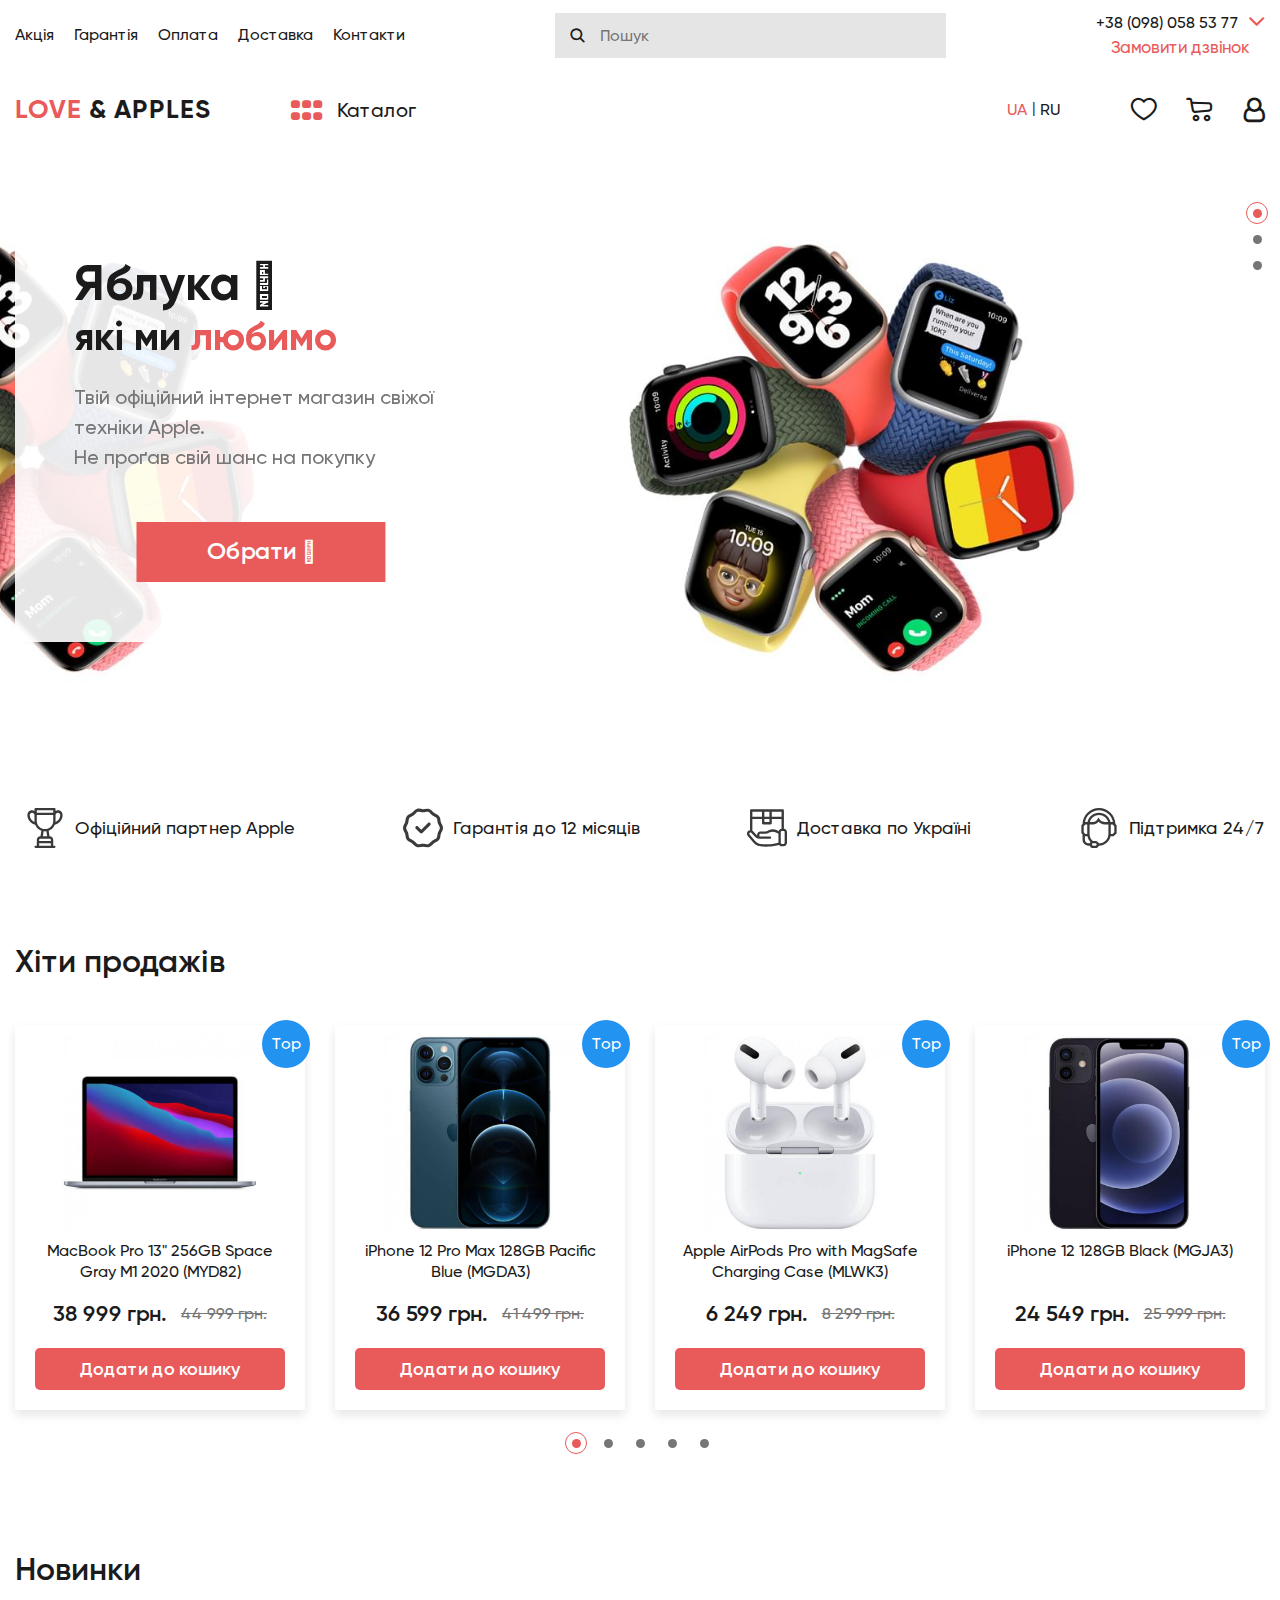
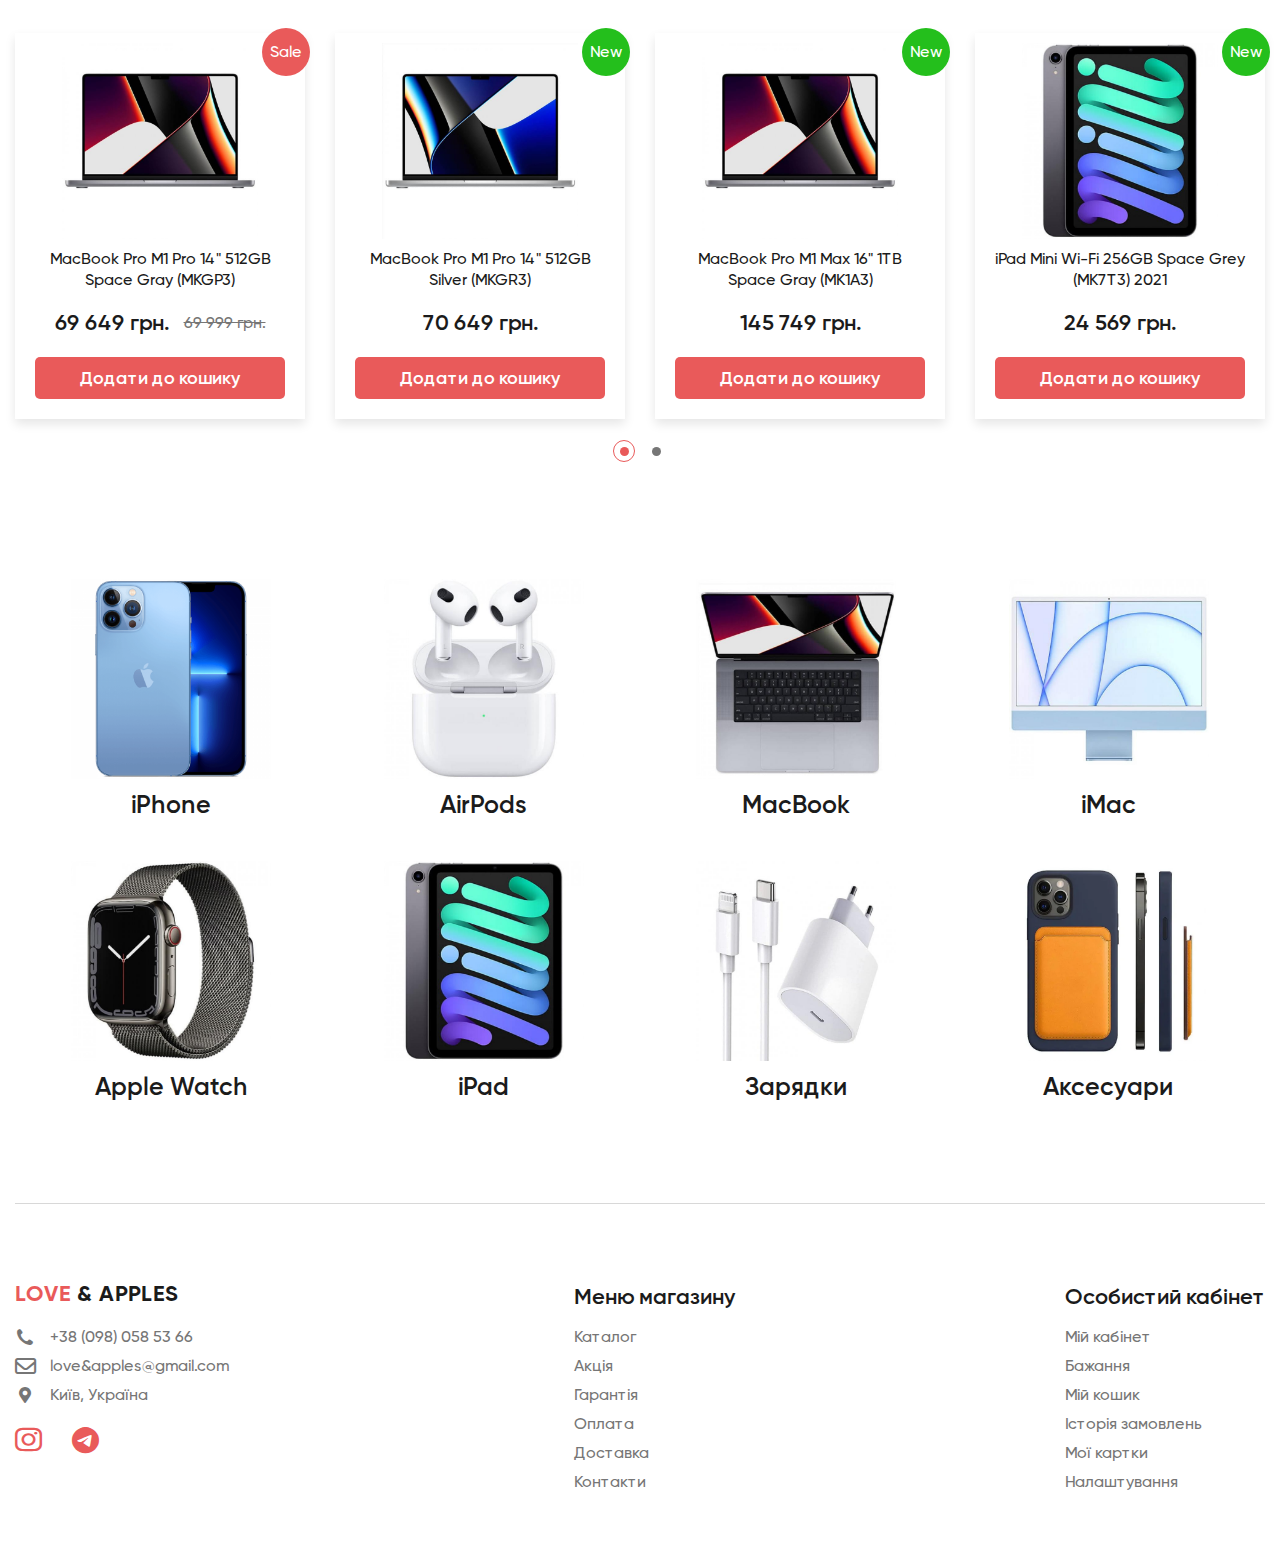
<file: index.html>
<!DOCTYPE html>
<html lang="ru">

<head>
	<title>Головна</title>
	<meta charset="UTF-8">
	<meta name="format-detection" content="telephone=no">
	<!-- <style>body{opacity: 0;}</style> -->
	<link rel="stylesheet" href="css/style.min.css?_v=20220419005634">
	<link rel="shortcut icon" href="favicon.ico">
	<!-- <meta name="robots" content="noindex, nofollow"> -->
	<meta name="viewport" content="width=device-width, initial-scale=1.0">
</head>

<body>
	<div class="wrapper">
		<header class="header">
			<div class="header__top top-header">
				<div class="top-header__container">
					<div class="top-header__menu menu">
						<nav class="menu__body">
							<ul class="menu__list">
								<li class="menu__item"><a href="#" class="menu__link">Акція</a></li>
								<li class="menu__item"><a href="#" class="menu__link">Гарантія</a></li>
								<li class="menu__item"><a href="#" class="menu__link">Оплата</a></li>
								<li class="menu__item"><a href="#" class="menu__link">Доставка</a></li>
								<li class="menu__item"><a href="#" class="menu__link">Контакти</a></li>
							</ul>
						</nav>
					</div>
					<div class="top-header__search">
						<div class="search-form">
							<button type="button" class="search-form__icon _icon-search"></button>
							<form action="#" class="search-form__item">
								<button type="button" class="search-form__button _icon-search"></button>
								<input type="text" name="form[]" placeholder="Пошук" class="search-form__input">
							</form>
						</div>
					</div>
					<div data-da=".menu__body, 767.98" class="top-header__phones phones-header">
						<div data-spollers class="phones-header__items">
							<div class="phones-header__item">
								<a href="tel:+38(098)0585377" class="phones-header__phone">+38 (098) 058 53 77</a>
								<button type="button" data-spoller class="phones-header__arrow _icon-arrow"></button>
								<ul class="phones-header__list">
									<li><a href="tel:+38(098)0585366" class="phones-header__phone">+38 (098) 058 53 66</a></li>
									<li><a href="tel:+38(098)0585388" class="phones-header__phone">+38 (098) 058 53 88</a></li>
									<li><a href="tel:+38(098)0585399" class="phones-header__phone">+38 (098) 058 53 99</a></li>
								</ul>
							</div>
						</div>
						<button type="button" data-popup="#callback" class="phones-header__callback">Замовити дзвінок</button>
					</div>
					<button type="button" class="icon-menu"><span></span></button>
				</div>
			</div>
			<div class="header__bottom bottom-header">
				<div class="bottom-header__container">
					<div class="bottom-header__main">
						<a href="index.html" data-da=".top-header__container, 767.98, 0" class="bottom-header__logo"><span>Love</span> &
							Apples</a>
						<div data-da=".menu__body, 767.98, 0" class="bottom-header__catalog catalog-header">
							<button type="button" class="catalog-header__btn _icon-catalog">Каталог</button>
							<ul class="catalog-header__menu">
								<li class="catalog-header__list">
									<a href="catalog-product.html" class="catalog-header__link">iPhone</a>
								</li>
								<li class="catalog-header__list">
									<a href="catalog-product.html" class="catalog-header__link">AirPods</a>
								</li>
								<li class="catalog-header__list">
									<a href="catalog-product.html" class="catalog-header__link">MacBook</a>
								</li>
								<li class="catalog-header__list">
									<a href="catalog-product.html" class="catalog-header__link">iMac</a>
								</li>
								<li class="catalog-header__list">
									<a href="catalog-product.html" class="catalog-header__link">Apple Watch</a>
								</li>
								<li class="catalog-header__list">
									<a href="catalog-product.html" class="catalog-header__link">iPad</a>
								</li>
								<li class="catalog-header__list">
									<a href="catalog-product.html" class="catalog-header__link">Зарядки</a>
								</li>
								<li class="catalog-header__list">
									<a href="catalog-product.html" class="catalog-header__link">Аксесуари</a>
								</li>
							</ul>
						</div>
					</div>
					<div data-da=".menu__body, 767.98" class="bottom-header__languages lang-switcher">
						<ul class="lang-switcher__list">
							<li class="lang-switcher__item lang-switcher__item_active">UA</li>
							<span>|</span>
							<li class="lang-switcher__item"><a href="#" class="lang-switcher__link">RU</a></li>
						</ul>
					</div>
					<div data-da=".top-header__container, 767.98, 2" class="bottom-header__actions actions-header">
						<a href="#" class="actions-header__item actions-header__item_favorite _icon-favorite"></a>
						<a href="#" class="actions-header__item actions-header__item_cart _icon-cart"></a>
						<a href="#" class="actions-header__item actions-header__item_user _icon-user"></a>
					</div>
					<div data-da=".menu__body, 550, 1" class="bottom-header__actions-mobile">
						<a href="#" class="_icon-user">Увійти</a>
						<a href="#" class="_icon-favorite">Бажання</a>
					</div>
				</div>
			</div>
		</header>
		<main class="page">
			<section class="main-slider">
				<div class="main-slider__container">
					<div class="main-slider__body">
						<div class="main-slider__content content-slider">
							<h1 class="content-slider__title">
								Яблука  <span><br> які ми <span class="red">любимо</span></span>
							</h1>
							<div class="content-slider__text">
								Твій офіційний інтернет магазин свіжої техніки Apple. <br>
								Не проґав свій шанс на покупку
							</div>
							<a data-da=".main-slider__body,991.98" href="catalog-product.html" class="content-slider__button button">Обрати </a>
						</div>
						<div class="main-slider__slider slider-main">
							<div class="slider-main__controls controls-slider-main">
								<div class="controls-slider-main__dotts"></div>
							</div>
							<div class="slider-main__slider">
								<div class="slider-main__swiper">
									<div class="slider-main__slide">
										<div class="slider-main__image-ibg">
											<img src="img/home/main-slider/03.jpg" alt="Image">
										</div>
									</div>
									<div class="slider-main__slide">
										<div class="slider-main__image-ibg">
											<img src="img/home/main-slider/03.jpg" alt="Image">
										</div>
									</div>
									<div class="slider-main__slide">
										<div class="slider-main__image-ibg">
											<img src="img/home/main-slider/03.jpg" alt="Image">
										</div>
									</div>
								</div>
							</div>
						</div>
					</div>
				</div>
			</section>
			<section class="advantages">
				<div class="advantages__container">
					<div class="advantages__item">
						<div class="advantages__icon">
							<img src="img/home/advantages/01.svg" alt="Icon">
						</div>
						<h4 class="advantages__title">Офіційний партнер Apple</h4>
					</div>
					<div class="advantages__item">
						<div class="advantages__icon">
							<img src="img/home/advantages/02.svg" alt="Icon">
						</div>
						<h4 class="advantages__title">Гарантія до 12 місяців</h4>
					</div>
					<div class="advantages__item">
						<div class="advantages__icon">
							<img src="img/home/advantages/03.svg" alt="Icon">
						</div>
						<h4 class="advantages__title">Доставка по Україні</h4>
					</div>
					<div class="advantages__item">
						<div class="advantages__icon">
							<img src="img/home/advantages/04.svg" alt="Icon">
						</div>
						<h4 class="advantages__title">Підтримка 24/7</h4>
					</div>
				</div>
			</section>
			<section class="slider-products">
				<div class="slider-products__container">
					<h2 class="slider-products__title">Хіти продажів</h2>
					<div class="slider-products__slider">
						<div class="slider-products__swiper">
							<div class="slider-products__slide">
								<article class="item-product">
									<div class="item-product__labels">
										<div class="item-product__label item-product__label_heet">Top</div>
									</div>
									<a href="product-card.html" class="item-product__image">
										<div class="item-product__switch image-switch">
											<div class="image-switch__item">
												<div class="image-switch__image">
													<img src="img/item-product/01-01.jpg" alt="Image">
												</div>
											</div>
											<div class="image-switch__item">
												<div class="image-switch__image">
													<img src="img/item-product/01-02.jpg" alt="Image">
												</div>
											</div>
											<div class="image-switch__item">
												<div class="image-switch__image">
													<img src="img/item-product/01-03.jpg" alt="Image">
												</div>
											</div>
										</div>
									</a>
									<h4 class="item-product__title">
										<a href="product-card.html" class="">MacBook Pro 13" 256GB Space Gray M1 2020 (MYD82)</a>
									</h4>
									<div class="item-product__prices">
										<div class="item-product__price">38 999 грн.</div>
										<div class="item-product__price_old">44 999 грн.</div>
									</div>
									<button type="button" class="item-product__button button-1">Додати до кошику</button>
								</article>
							</div>
							<div class="heets-products__slide">
								<article class="item-product">
									<div class="item-product__labels">
										<div class="item-product__label item-product__label_heet">Top</div>
									</div>
									<a href="product-card.html" class="item-product__image">
										<div class="item-product__switch image-switch">
											<div class="image-switch__item">
												<div class="image-switch__image">
													<img src="img/item-product/02-01.jpg" alt="Image">
												</div>
											</div>
											<div class="image-switch__item">
												<div class="image-switch__image">
													<img src="img/item-product/02-02.jpg" alt="Image">
												</div>
											</div>
											<div class="image-switch__item">
												<div class="image-switch__image">
													<img src="img/item-product/02-03.jpg" alt="Image">
												</div>
											</div>
										</div>
									</a>
									<h4 class="item-product__title">
										<a href="product-card.html" class="">iPhone 12 Pro Max 128GB Pacific Blue (MGDA3)</a>
									</h4>
									<div class="item-product__prices">
										<div class="item-product__price">36 599 грн.</div>
										<div class="item-product__price_old">41 499 грн.</div>
									</div>
									<button type="button" class="item-product__button button-1">Додати до кошику</button>
								</article>
							</div>
							<div class="heets-products__slide">
								<article class="item-product">
									<div class="item-product__labels">
										<div class="item-product__label item-product__label_heet">Top</div>
									</div>
									<a href="product-card.html" class="item-product__image">
										<div class="item-product__switch image-switch">
											<div class="image-switch__item">
												<div class="image-switch__image">
													<img src="img/item-product/03-01.jpg" alt="Image">
												</div>
											</div>
											<div class="image-switch__item">
												<div class="image-switch__image">
													<img src="img/item-product/03-02.jpg" alt="Image">
												</div>
											</div>
											<div class="image-switch__item">
												<div class="image-switch__image">
													<img src="img/item-product/03-03.jpg" alt="Image">
												</div>
											</div>
										</div>
									</a>
									<h4 class="item-product__title">
										<a href="product-card.html" class="">Apple AirPods Pro with MagSafe Charging Case
											(MLWK3)</a>
									</h4>
									<div class="item-product__prices">
										<div class="item-product__price">6 249 грн.</div>
										<div class="item-product__price_old">8 299 грн.</div>
									</div>
									<button type="button" class="item-product__button button-1">Додати до кошику</button>
								</article>
							</div>
							<div class="heets-products__slide">
								<article class="item-product">
									<div class="item-product__labels">
										<div class="item-product__label item-product__label_heet">Top</div>
									</div>
									<a href="product-card.html" class="item-product__image">
										<div class="item-product__switch image-switch">
											<div class="image-switch__item">
												<div class="image-switch__image">
													<img src="img/item-product/04-01.jpg" alt="Image">
												</div>
											</div>
											<div class="image-switch__item">
												<div class="image-switch__image">
													<img src="img/item-product/04-02.jpg" alt="Image">
												</div>
											</div>
											<div class="image-switch__item">
												<div class="image-switch__image">
													<img src="img/item-product/04-03.jpg" alt="Image">
												</div>
											</div>
										</div>
									</a>
									<h4 class="item-product__title">
										<a href="product-card.html" class="">iPhone 12 128GB Black (MGJA3)</a>
									</h4>
									<div class="item-product__prices">
										<div class="item-product__price">24 549 грн.</div>
										<div class="item-product__price_old">25 999 грн.</div>
									</div>
									<button type="button" class="item-product__button button-1">Додати до кошику</button>
								</article>
							</div>
							<div class="heets-products__slide">
								<article class="item-product">
									<div class="item-product__labels">
										<div class="item-product__label item-product__label_heet">Top</div>
									</div>
									<a href="product-card.html" class="item-product__image">
										<div class="item-product__switch image-switch">
											<div class="image-switch__item">
												<div class="image-switch__image">
													<img src="img/item-product/05-01.jpg" alt="Image">
												</div>
											</div>
											<div class="image-switch__item">
												<div class="image-switch__image">
													<img src="img/item-product/05-02.jpg" alt="Image">
												</div>
											</div>
											<div class="image-switch__item">
												<div class="image-switch__image">
													<img src="img/item-product/05-03.jpg" alt="Image">
												</div>
											</div>
										</div>
									</a>
									<h4 class="item-product__title">
										<a href="product-card.html" class="">Apple WATCH Series 6 44mm Space Gray (M00H3)</a>
									</h4>
									<div class="item-product__prices">
										<div class="item-product__price">13 249 грн.</div>
										<div class="item-product__price_old">16 299 грн.</div>
									</div>
									<button type="button" class="item-product__button button-1">Додати до кошику</button>
								</article>
							</div>
							<div class="heets-products__slide">
								<article class="item-product">
									<div class="item-product__labels">
										<div class="item-product__label item-product__label_heet">Top</div>
									</div>
									<a href="product-card.html" class="item-product__image">
										<div class="item-product__switch image-switch">
											<div class="image-switch__item">
												<div class="image-switch__image">
													<img src="img/item-product/06-01.jpg" alt="Image">
												</div>
											</div>
											<div class="image-switch__item">
												<div class="image-switch__image">
													<img src="img/item-product/06-02.jpg" alt="Image">
												</div>
											</div>
											<div class="image-switch__item">
												<div class="image-switch__image">
													<img src="img/item-product/06-03.jpg" alt="Image">
												</div>
											</div>
										</div>
									</a>
									<h4 class="item-product__title">
										<a href="product-card.html" class="">Apple WATCH Series 6 40mm Gold (MG123)</a>
									</h4>
									<div class="item-product__prices">
										<div class="item-product__price">12 789 грн.</div>
									</div>
									<button type="button" class="item-product__button button-1">Додати до кошику</button>
								</article>
							</div>
							<div class="heets-products__slide">
								<article class="item-product">
									<div class="item-product__labels">
										<div class="item-product__label item-product__label_heet">Top</div>
									</div>
									<a href="product-card.html" class="item-product__image">
										<div class="item-product__switch image-switch">
											<div class="image-switch__item">
												<div class="image-switch__image">
													<img src="img/item-product/07-01.jpg" alt="Image">
												</div>
											</div>
											<div class="image-switch__item">
												<div class="image-switch__image">
													<img src="img/item-product/07-02.jpg" alt="Image">
												</div>
											</div>
											<div class="image-switch__item">
												<div class="image-switch__image">
													<img src="img/item-product/07-03.jpg" alt="Image">
												</div>
											</div>
										</div>
									</a>
									<h4 class="item-product__title">
										<a href="product-card.html" class="">Apple AirPods 2 у зарядному футлярі (MV7N2)</a>
									</h4>
									<div class="item-product__prices">
										<div class="item-product__price">3 749 грн.</div>
										<div class="item-product__price_old">4 499 грн.</div>
									</div>
									<button type="button" class="item-product__button button-1">Додати до кошику</button>
								</article>
							</div>
							<div class="heets-products__slide">
								<article class="item-product">
									<div class="item-product__labels">
										<div class="item-product__label item-product__label_heet">Top</div>
									</div>
									<a href="product-card.html" class="item-product__image">
										<div class="item-product__switch image-switch">
											<div class="image-switch__item">
												<div class="image-switch__image">
													<img src="img/item-product/08-01.jpg" alt="Image">
												</div>
											</div>
											<div class="image-switch__item">
												<div class="image-switch__image">
													<img src="img/item-product/08-02.jpg" alt="Image">
												</div>
											</div>
											<div class="image-switch__item">
												<div class="image-switch__image">
													<img src="img/item-product/08-03.jpg" alt="Image">
												</div>
											</div>
										</div>
									</a>
									<h4 class="item-product__title">
										<a href="product-card.html" class="">MacBook Air M1 13" 256GB Space Gray 2020 (MGN63)</a>
									</h4>
									<div class="item-product__prices">
										<div class="item-product__price">32 499 грн.</div>
										<div class="item-product__price_old">33 999 грн.</div>
									</div>
									<button type="button" class="item-product__button button-1">Додати до кошику</button>
								</article>
							</div>
						</div>
						<div class="slider-products__dotts"></div>
					</div>
				</div>
			</section>
			<section class="slider-products">
				<div class="slider-products__container">
					<h2 class="slider-products__title">Новинки</h2>
					<div class="slider-products__slider">
						<div class="slider-products__swiper">
							<div class="slider-products__slide">
								<article class="item-product">
									<div class="item-product__labels">
										<div class="item-product__label item-product__label_sale">Sale</div>
									</div>
									<a href="product-card.html" class="item-product__image">
										<div class="item-product__switch image-switch">
											<div class="image-switch__item">
												<div class="image-switch__image">
													<img src="img/item-product/1-01.jpg" alt="Image">
												</div>
											</div>
											<div class="image-switch__item">
												<div class="image-switch__image">
													<img src="img/item-product/1-02.jpg" alt="Image">
												</div>
											</div>
											<div class="image-switch__item">
												<div class="image-switch__image">
													<img src="img/item-product/1-03.jpg" alt="Image">
												</div>
											</div>
										</div>
									</a>
									<h4 class="item-product__title">
										<a href="product-card.html" class="">MacBook Pro M1 Pro 14" 512GB Space Gray (MKGP3)</a>
									</h4>
									<div class="item-product__prices">
										<div class="item-product__price">69 649 грн.</div>
										<div class="item-product__price_old">69 999 грн.</div>
									</div>
									<button type="button" class="item-product__button button-1">Додати до кошику</button>
								</article>
							</div>
							<div class="slider-products__slide">
								<article class="item-product">
									<div class="item-product__labels">
										<div class="item-product__label item-product__label_new">New</div>
									</div>
									<a href="product-card.html" class="item-product__image">
										<div class="item-product__switch image-switch">
											<div class="image-switch__item">
												<div class="image-switch__image">
													<img src="img/item-product/2-01.jpg" alt="Image">
												</div>
											</div>
											<div class="image-switch__item">
												<div class="image-switch__image">
													<img src="img/item-product/2-02.jpg" alt="Image">
												</div>
											</div>
											<div class="image-switch__item">
												<div class="image-switch__image">
													<img src="img/item-product/2-03.jpg" alt="Image">
												</div>
											</div>
										</div>
									</a>
									<h4 class="item-product__title">
										<a href="product-card.html" class="">MacBook Pro M1 Pro 14" 512GB Silver (MKGR3)</a>
									</h4>
									<div class="item-product__prices">
										<div class="item-product__price">70 649 грн.</div>
									</div>
									<button type="button" class="item-product__button button-1">Додати до кошику</button>
								</article>
							</div>
							<div class="slider-products__slide">
								<article class="item-product">
									<div class="item-product__labels">
										<div class="item-product__label item-product__label_new">New</div>
									</div>
									<a href="product-card.html" class="item-product__image">
										<div class="item-product__switch image-switch">
											<div class="image-switch__item">
												<div class="image-switch__image">
													<img src="img/item-product/1-01.jpg" alt="Image">
												</div>
											</div>
											<div class="image-switch__item">
												<div class="image-switch__image">
													<img src="img/item-product/1-02.jpg" alt="Image">
												</div>
											</div>
											<div class="image-switch__item">
												<div class="image-switch__image">
													<img src="img/item-product/1-03.jpg" alt="Image">
												</div>
											</div>
										</div>
									</a>
									<h4 class="item-product__title">
										<a href="product-card.html" class="">MacBook Pro M1 Max 16" 1TB Space Gray (MK1A3)</a>
									</h4>
									<div class="item-product__prices">
										<div class="item-product__price">145 749 грн.</div>
									</div>
									<button type="button" class="item-product__button button-1">Додати до кошику</button>
								</article>
							</div>
							<div class="slider-products__slide">
								<article class="item-product">
									<div class="item-product__labels">
										<div class="item-product__label item-product__label_new">New</div>
									</div>
									<a href="product-card.html" class="item-product__image">
										<div class="item-product__switch image-switch">
											<div class="image-switch__item">
												<div class="image-switch__image">
													<img src="img/item-product/4-01.jpg" alt="Image">
												</div>
											</div>
											<div class="image-switch__item">
												<div class="image-switch__image">
													<img src="img/item-product/4-02.jpg" alt="Image">
												</div>
											</div>
											<div class="image-switch__item">
												<div class="image-switch__image">
													<img src="img/item-product/4-03.jpg" alt="Image">
												</div>
											</div>
										</div>
									</a>
									<h4 class="item-product__title">
										<a href="product-card.html" class="">iPad Mini Wi-Fi 256GB Space Grey (MK7T3) 2021</a>
									</h4>
									<div class="item-product__prices">
										<div class="item-product__price">24 569 грн.</div>
									</div>
									<button type="button" class="item-product__button button-1">Додати до кошику</button>
								</article>
							</div>
							<div class="slider-products__slide">
								<article class="item-product">
									<div class="item-product__labels">
										<div class="item-product__label item-product__label_sale">Sale</div>
									</div>
									<a href="product-card.html" class="item-product__image">
										<div class="item-product__switch image-switch">
											<div class="image-switch__item">
												<div class="image-switch__image">
													<img src="img/item-product/5-01.jpg" alt="Image">
												</div>
											</div>
											<div class="image-switch__item">
												<div class="image-switch__image">
													<img src="img/item-product/5-02.jpg" alt="Image">
												</div>
											</div>
											<div class="image-switch__item">
												<div class="image-switch__image">
													<img src="img/item-product/5-03.jpg" alt="Image">
												</div>
											</div>
										</div>
									</a>
									<h4 class="item-product__title">
										<a href="product-card.html" class="">Apple AirPods 3 (MME73)</a>
									</h4>
									<div class="item-product__prices">
										<div class="item-product__price">5 419 грн.</div>
										<div class="item-product__price_old">7 699 грн.</div>
									</div>
									<button type="button" class="item-product__button button-1">Додати до кошику</button>
								</article>
							</div>
						</div>
						<div class="slider-products__dotts"></div>
					</div>
				</div>
			</section>
			<section class="services-product">
				<div class="services-product__container">
					<a href="catalog-product.html" class="services-product__item">
						<div class="services-product__image">
							<img src="img/home/services-product/iPhone.jpg" alt="Image">
						</div>
						<h3 class="services-product__title">iPhone</h3>
					</a>
					<a href="catalog-product.html" class="services-product__item">
						<div class="services-product__image">
							<img src="img/home/services-product/AirPods.jpg" alt="Image">
						</div>
						<h3 class="services-product__title">AirPods</h3>
					</a>
					<a href="catalog-product.html" class="services-product__item">
						<div class="services-product__image">
							<img src="img/home/services-product/MacBook.jpg" alt="Image">
						</div>
						<h3 class="services-product__title">MacBook</h3>
					</a>
					<a href="catalog-product.html" class="services-product__item">
						<div class="services-product__image">
							<img src="img/home/services-product/iMac.jpg" alt="Image">
						</div>
						<h3 class="services-product__title">iMac</h3>
					</a>
					<a href="catalog-product.html" class="services-product__item">
						<div class="services-product__image">
							<img src="img/home/services-product/Watch.jpg" alt="Image">
						</div>
						<h3 class="services-product__title">Apple Watch</h3>
					</a>
					<a href="catalog-product.html" class="services-product__item">
						<div class="services-product__image">
							<img src="img/home/services-product/iPad.jpg" alt="Image">
						</div>
						<h3 class="services-product__title">iPad</h3>
					</a>
					<a href="catalog-product.html" class="services-product__item">
						<div class="services-product__image">
							<img src="img/home/services-product/Charger.jpg" alt="Image">
						</div>
						<h3 class="services-product__title">Зарядки</h3>
					</a>
					<a href="catalog-product.html" class="services-product__item">
						<div class="services-product__image">
							<img src="img/home/services-product/Accessories.jpg" alt="Image">
						</div>
						<h3 class="services-product__title">Аксесуари</h3>
					</a>
				</div>
			</section>
		</main>
		<footer class="footer">
			<div class="footer__container">
				<div class="footer__body">
					<div class="footer__main">
						<a href="#" class="footer__logo"><span>Love</span> & Apples</a>
						<div class="footer__contacts">
							<a href="tel:+380980585366" class="_icon-phone"><span>+38 (098) 058 53 66</span></a>
							<a href="mailto:love&apples@gmail.com" class="_icon-mail"><span>love&apples@gmail.com</span></a>
							<a href="#" class="_icon-location"><span>Київ, Україна</span></a>
						</div>
						<div class="footer__social">
							<a href="#" class="_icon-instagram"></a>
							<a href="#" class="_icon-telegram"></a>
						</div>
					</div>
					<div class="footer__body-menu">
						<div data-spollers="678" class="footer__menu menu-footer">
							<div class="menu-footer__column">
								<button type="button" data-spoller class="menu-footer__title _footer-title">Меню магазину</button>
								<ul class="menu-footer__list">
									<li><a href="#" class="menu-footer__link">Каталог</a></li>
									<li><a href="#" class="menu-footer__link">Акція</a></li>
									<li><a href="#" class="menu-footer__link">Гарантія</a></li>
									<li><a href="#" class="menu-footer__link">Оплата</a></li>
									<li><a href="#" class="menu-footer__link">Доставка</a></li>
									<li><a href="#" class="menu-footer__link">Контакти</a></li>
								</ul>
							</div>
						</div>
						<div data-spollers="678" class="footer__menu menu-footer">
							<div class="menu-footer__column">
								<button type="button" data-spoller class="menu-footer__title _footer-title">Особистий кабінет</button>
								<ul class="menu-footer__list">
									<li><a href="#" class="menu-footer__link">Мій кабінет</a></li>
									<li><a href="#" class="menu-footer__link">Бажання</a></li>
									<li><a href="#" class="menu-footer__link">Мій кошик</a></li>
									<li><a href="#" class="menu-footer__link">Історія замовлень</a></li>
									<li><a href="#" class="menu-footer__link">Мої картки</a></li>
									<li><a href="#" class="menu-footer__link">Налаштування</a></li>
								</ul>
							</div>
						</div>
					</div>
				</div>
			</div>
		</footer>
	</div>
	<div id="callback" aria-hidden="true" class="popup">
		<div class="popup__wrapper">
			<div class="popup__content">
				<button data-close type="button" class="popup__close">Закрыть</button>
				<div class="popup__text">
					Text
				</div>
			</div>
		</div>
	</div>
	<script src="js/app.min.js?_v=20220419005634"></script>
</body>

</html>
</file>
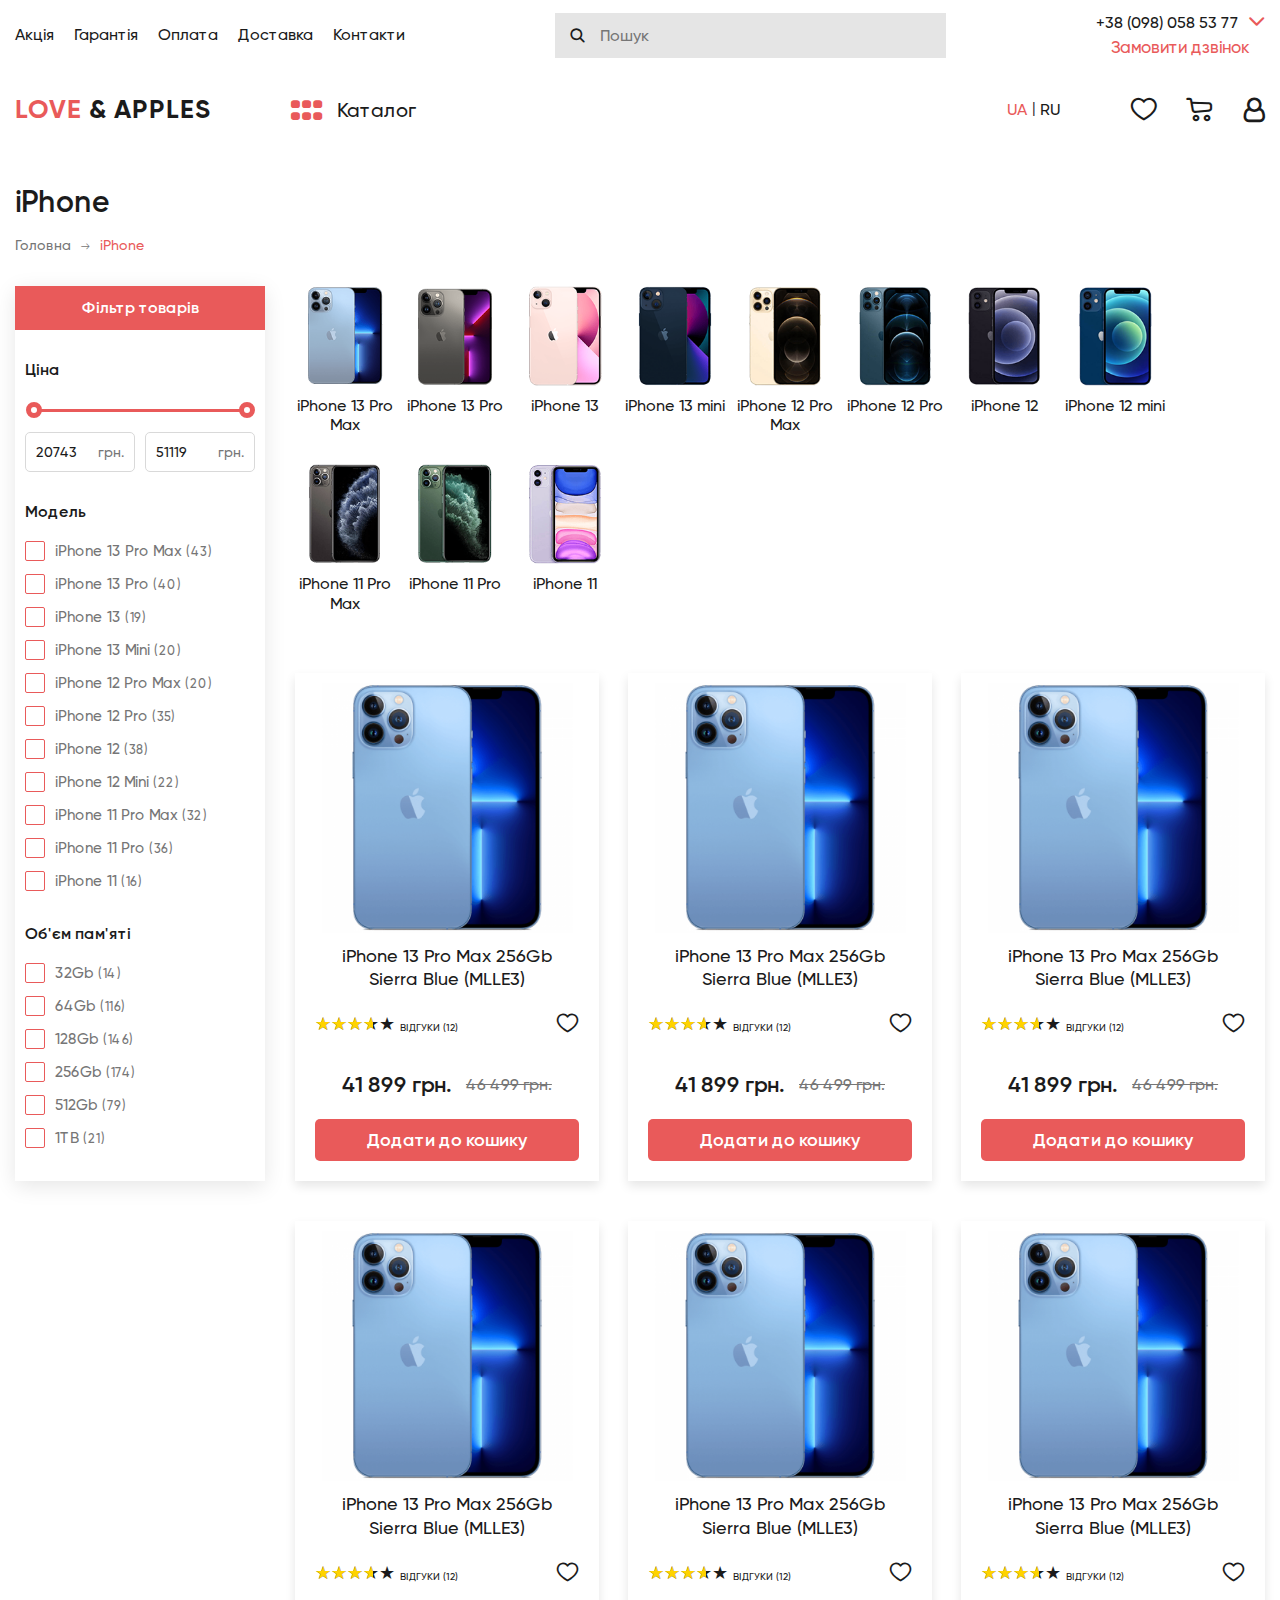
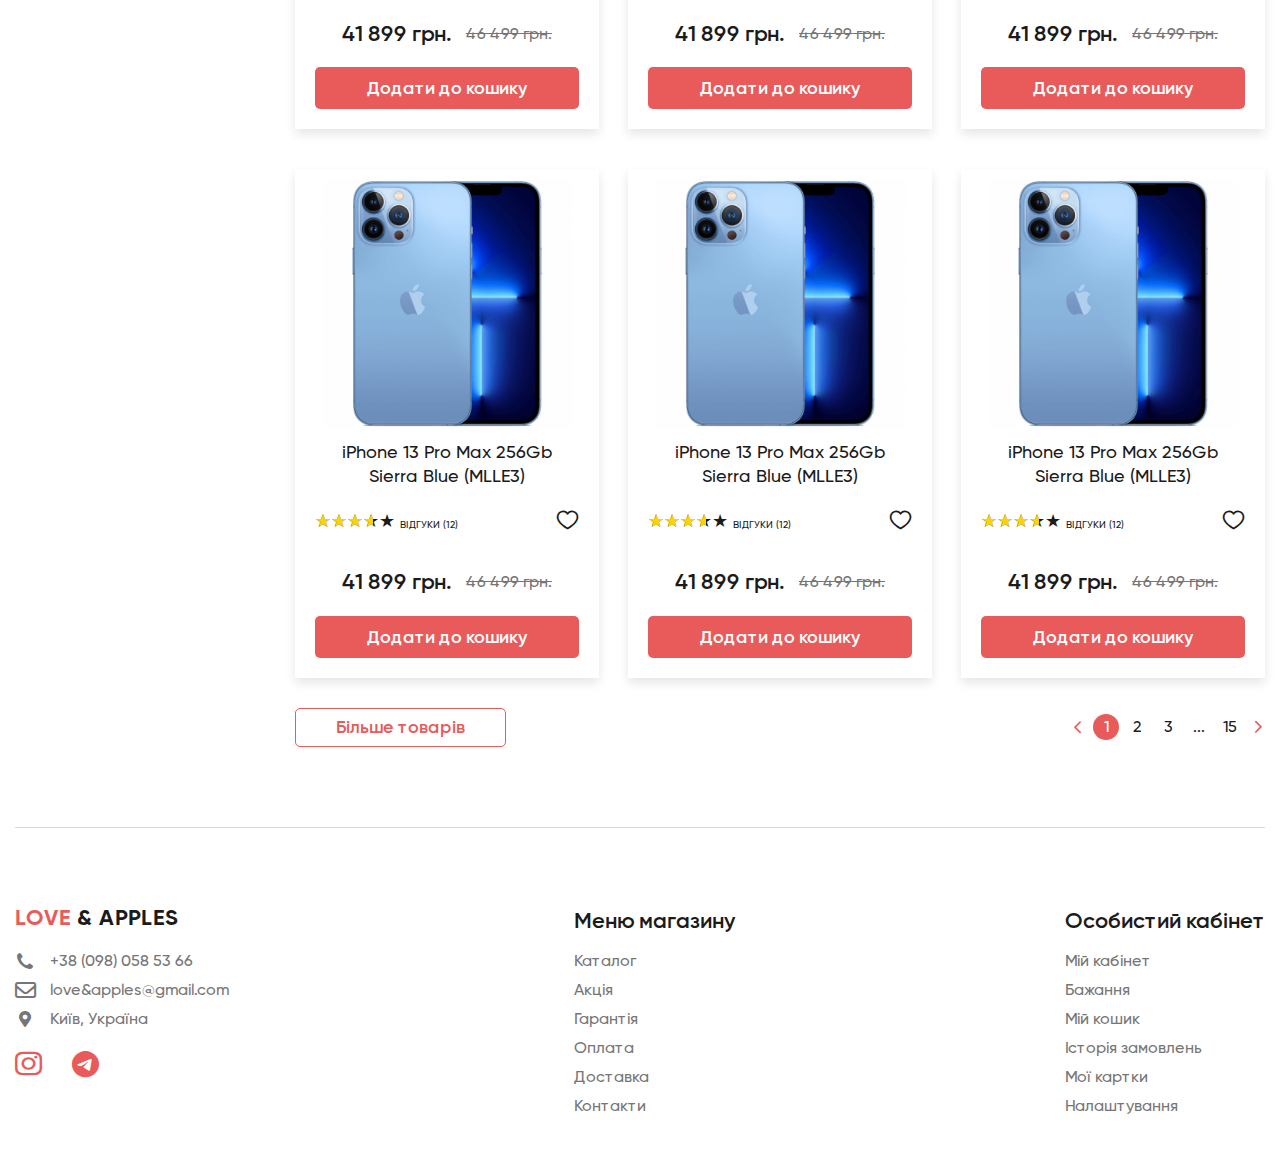
<file: catalog-product.html>
<!DOCTYPE html>
<html lang="ru">

<head>
	<title>Каталог</title>
	<meta charset="UTF-8">
	<meta name="format-detection" content="telephone=no">
	<!-- <style>body{opacity: 0;}</style> -->
	<link rel="stylesheet" href="css/style.min.css?_v=20220419005634">
	<link rel="shortcut icon" href="favicon.ico">
	<!-- <meta name="robots" content="noindex, nofollow"> -->
	<meta name="viewport" content="width=device-width, initial-scale=1.0">
</head>

<body>
	<div class="wrapper">
		<header class="header">
			<div class="header__top top-header">
				<div class="top-header__container">
					<div class="top-header__menu menu">
						<nav class="menu__body">
							<ul class="menu__list">
								<li class="menu__item"><a href="#" class="menu__link">Акція</a></li>
								<li class="menu__item"><a href="#" class="menu__link">Гарантія</a></li>
								<li class="menu__item"><a href="#" class="menu__link">Оплата</a></li>
								<li class="menu__item"><a href="#" class="menu__link">Доставка</a></li>
								<li class="menu__item"><a href="#" class="menu__link">Контакти</a></li>
							</ul>
						</nav>
					</div>
					<div class="top-header__search">
						<div class="search-form">
							<button type="button" class="search-form__icon _icon-search"></button>
							<form action="#" class="search-form__item">
								<button type="button" class="search-form__button _icon-search"></button>
								<input type="text" name="form[]" placeholder="Пошук" class="search-form__input">
							</form>
						</div>
					</div>
					<div data-da=".menu__body, 767.98" class="top-header__phones phones-header">
						<div data-spollers class="phones-header__items">
							<div class="phones-header__item">
								<a href="tel:+38(098)0585377" class="phones-header__phone">+38 (098) 058 53 77</a>
								<button type="button" data-spoller class="phones-header__arrow _icon-arrow"></button>
								<ul class="phones-header__list">
									<li><a href="tel:+38(098)0585366" class="phones-header__phone">+38 (098) 058 53 66</a></li>
									<li><a href="tel:+38(098)0585388" class="phones-header__phone">+38 (098) 058 53 88</a></li>
									<li><a href="tel:+38(098)0585399" class="phones-header__phone">+38 (098) 058 53 99</a></li>
								</ul>
							</div>
						</div>
						<button type="button" data-popup="#callback" class="phones-header__callback">Замовити дзвінок</button>
					</div>
					<button type="button" class="icon-menu"><span></span></button>
				</div>
			</div>
			<div class="header__bottom bottom-header">
				<div class="bottom-header__container">
					<div class="bottom-header__main">
						<a href="index.html" data-da=".top-header__container, 767.98, 0" class="bottom-header__logo"><span>Love</span> &
							Apples</a>
						<div data-da=".menu__body, 767.98, 0" class="bottom-header__catalog catalog-header">
							<button type="button" class="catalog-header__btn _icon-catalog">Каталог</button>
							<ul class="catalog-header__menu">
								<li class="catalog-header__list">
									<a href="catalog-product.html" class="catalog-header__link">iPhone</a>
								</li>
								<li class="catalog-header__list">
									<a href="catalog-product.html" class="catalog-header__link">AirPods</a>
								</li>
								<li class="catalog-header__list">
									<a href="catalog-product.html" class="catalog-header__link">MacBook</a>
								</li>
								<li class="catalog-header__list">
									<a href="catalog-product.html" class="catalog-header__link">iMac</a>
								</li>
								<li class="catalog-header__list">
									<a href="catalog-product.html" class="catalog-header__link">Apple Watch</a>
								</li>
								<li class="catalog-header__list">
									<a href="catalog-product.html" class="catalog-header__link">iPad</a>
								</li>
								<li class="catalog-header__list">
									<a href="catalog-product.html" class="catalog-header__link">Зарядки</a>
								</li>
								<li class="catalog-header__list">
									<a href="catalog-product.html" class="catalog-header__link">Аксесуари</a>
								</li>
							</ul>
						</div>
					</div>
					<div data-da=".menu__body, 767.98" class="bottom-header__languages lang-switcher">
						<ul class="lang-switcher__list">
							<li class="lang-switcher__item lang-switcher__item_active">UA</li>
							<span>|</span>
							<li class="lang-switcher__item"><a href="#" class="lang-switcher__link">RU</a></li>
						</ul>
					</div>
					<div data-da=".top-header__container, 767.98, 2" class="bottom-header__actions actions-header">
						<a href="#" class="actions-header__item actions-header__item_favorite _icon-favorite"></a>
						<a href="#" class="actions-header__item actions-header__item_cart _icon-cart"></a>
						<a href="#" class="actions-header__item actions-header__item_user _icon-user"></a>
					</div>
					<div data-da=".menu__body, 550, 1" class="bottom-header__actions-mobile">
						<a href="#" class="_icon-user">Увійти</a>
						<a href="#" class="_icon-favorite">Бажання</a>
					</div>
				</div>
			</div>
		</header>
		<main class="page">
			<div class="page-header">
				<div class="page-header__container">
					<h1 class="page-header__title">iPhone</h1>
					<nav class="page-header__breadcrumbs breadcrumbs">
						<ul class="breadcrumbs__list">
							<li class="breadcrumbs__item">
								<a href="index.html" class="breadcrumbs__link"><span>Головна</span></a>
							</li>
							<li class="breadcrumbs__item">
								<span class="breadcrumbs__current">iPhone</span>
							</li>
						</ul>
					</nav>
				</div>
			</div>
			<div class="catalog">
				<div class="catalog__container">
					<div class="catalog__body">
						<div class="catalog__filter filter-catalog">
							<div class="filter-catalog__title">Фільтр товарів</div>
							<div data-spollers="767.98,max" class="filter-catalog__items">
								<div class="filter-catalog__price price-filter">
									<button type="button" data-spoller class="price-filter__title _icon-arrow">Ціна</button>
									<div class="price-filter__body">
										<div id="range-slider" class="price-filter__slider"></div>
										<div class="price-filter__inputs">
											<label class="price-filter__label">
												<input id="input-0" type="number" min="20743" max="51199" placeholder="20743" class="price-filter__input">
												<span class="price-filter__text">грн.</span>
											</label>
											<label class="price-filter__label">
												<input id="input-1" type="number" min="20743" max="51199" placeholder="51199" class="price-filter__input">
												<span class="price-filter__text">грн.</span>
											</label>
										</div>
									</div>
								</div>
								<div class="filter-catalog__item item-filter-catalog">
									<button type="button" data-spoller class="item-filter-catalog__title _icon-arrow">Модель</button>
									<div class="item-filter-catalog__body">
										<div class="item-filter-catalog__checkbox checkbox">
											<input id="c_1" class="checkbox__input" type="checkbox" value="1">
											<label for="c_1" class="checkbox__label"><span class="checkbox__text">iPhone 13 Pro Max
													<small>(43)</small></span></label>
										</div>
										<div class="item-filter-catalog__checkbox checkbox">
											<input id="c_2" class="checkbox__input" type="checkbox" value="1">
											<label for="c_2" class="checkbox__label"><span class="checkbox__text">iPhone 13 Pro
													<small>(40)</small></span></label>
										</div>
										<div class="item-filter-catalog__checkbox checkbox">
											<input id="c_3" class="checkbox__input" type="checkbox" value="1">
											<label for="c_3" class="checkbox__label"><span class="checkbox__text">iPhone 13
													<small>(19)</small></span></label>
										</div>
										<div class="item-filter-catalog__checkbox checkbox">
											<input id="c_4" class="checkbox__input" type="checkbox" value="1">
											<label for="c_4" class="checkbox__label"><span class="checkbox__text">iPhone 13 Mini
													<small>(20)</small></span></label>
										</div>
										<div class="item-filter-catalog__checkbox checkbox">
											<input id="c_5" class="checkbox__input" type="checkbox" value="1">
											<label for="c_5" class="checkbox__label"><span class="checkbox__text">iPhone 12 Pro Max
													<small>(20)</small></span></label>
										</div>
										<div class="item-filter-catalog__checkbox checkbox">
											<input id="c_6" class="checkbox__input" type="checkbox" value="1">
											<label for="c_6" class="checkbox__label"><span class="checkbox__text">iPhone 12 Pro
													<small>(35)</small></span></label>
										</div>
										<div class="item-filter-catalog__checkbox checkbox">
											<input id="c_7" class="checkbox__input" type="checkbox" value="1">
											<label for="c_7" class="checkbox__label"><span class="checkbox__text">iPhone 12
													<small>(38)</small></span></label>
										</div>
										<div class="item-filter-catalog__checkbox checkbox">
											<input id="c_8" class="checkbox__input" type="checkbox" value="1">
											<label for="c_8" class="checkbox__label"><span class="checkbox__text">iPhone 12 Mini
													<small>(22)</small></span></label>
										</div>
										<div class="item-filter-catalog__checkbox checkbox">
											<input id="c_9" class="checkbox__input" type="checkbox" value="1">
											<label for="c_9" class="checkbox__label"><span class="checkbox__text">iPhone 11 Pro Max
													<small>(32)</small></span></label>
										</div>
										<div class="item-filter-catalog__checkbox checkbox">
											<input id="c_10" class="checkbox__input" type="checkbox" value="1">
											<label for="c_10" class="checkbox__label"><span class="checkbox__text">iPhone 11 Pro
													<small>(36)</small></span></label>
										</div>
										<div class="item-filter-catalog__checkbox checkbox">
											<input id="c_11" class="checkbox__input" type="checkbox" value="1">
											<label for="c_11" class="checkbox__label"><span class="checkbox__text">iPhone 11
													<small>(16)</small></span></label>
										</div>
									</div>
								</div>
								<div class="filter-catalog__item item-filter-catalog">
									<button type="button" data-spoller class="item-filter-catalog__title _icon-arrow">Об'єм
										пам'яті</button>
									<div class="item-filter-catalog__body">
										<div class="item-filter-catalog__checkbox checkbox">
											<input id="c_51" class="checkbox__input" type="checkbox" value="1">
											<label for="c_51" class="checkbox__label"><span class="checkbox__text">32Gb
													<small>(14)</small></span></label>
										</div>
										<div class="item-filter-catalog__checkbox checkbox">
											<input id="c_52" class="checkbox__input" type="checkbox" value="1">
											<label for="c_52" class="checkbox__label"><span class="checkbox__text">64Gb
													<small>(116)</small></span></label>
										</div>
										<div class="item-filter-catalog__checkbox checkbox">
											<input id="c_53" class="checkbox__input" type="checkbox" value="1">
											<label for="c_53" class="checkbox__label"><span class="checkbox__text">128Gb
													<small>(146)</small></span></label>
										</div>
										<div class="item-filter-catalog__checkbox checkbox">
											<input id="c_54" class="checkbox__input" type="checkbox" value="1">
											<label for="c_54" class="checkbox__label"><span class="checkbox__text">256Gb
													<small>(174)</small></span></label>
										</div>
										<div class="item-filter-catalog__checkbox checkbox">
											<input id="c_55" class="checkbox__input" type="checkbox" value="1">
											<label for="c_55" class="checkbox__label"><span class="checkbox__text">512Gb
													<small>(79)</small></span></label>
										</div>
										<div class="item-filter-catalog__checkbox checkbox">
											<input id="c_56" class="checkbox__input" type="checkbox" value="1">
											<label for="c_56" class="checkbox__label"><span class="checkbox__text">1TB
													<small>(21)</small></span></label>
										</div>
									</div>
								</div>
							</div>
						</div>
						<div class="catalog__content content-catalog">
							<div data-da=".catalog__body,767.98,first" class="content-catalog__models models-catalog">
								<div class="models-catalog__body">
									<div class="models-catalog__item">
										<a href="#" class="models-catalog__link">
											<img class="models-catalog__image" src="img/models/iPhone/01.png" alt="Image">
											<span class="models-catalog__title">iPhone 13 Pro Max</span>
										</a>
									</div>
									<div class="models-catalog__item">
										<a href="#" class="models-catalog__link">
											<img class="models-catalog__image" src="img/models/iPhone/02.png" alt="Image">
											<span class="models-catalog__title">iPhone 13 Pro</span>
										</a>
									</div>
									<div class="models-catalog__item">
										<a href="#" class="models-catalog__link">
											<img class="models-catalog__image" src="img/models/iPhone/03.png" alt="Image">
											<span class="models-catalog__title">iPhone 13</span>
										</a>
									</div>
									<div class="models-catalog__item">
										<a href="#" class="models-catalog__link">
											<img class="models-catalog__image" src="img/models/iPhone/04.png" alt="Image">
											<span class="models-catalog__title">iPhone 13 mini</span>
										</a>
									</div>
									<div class="models-catalog__item">
										<a href="#" class="models-catalog__link">
											<img class="models-catalog__image" src="img/models/iPhone/05	.png" alt="Image">
											<span class="models-catalog__title">iPhone 12 Pro Max</span>
										</a>
									</div>
									<div class="models-catalog__item">
										<a href="#" class="models-catalog__link">
											<img class="models-catalog__image" src="img/models/iPhone/06.png" alt="Image">
											<span class="models-catalog__title">iPhone 12 Pro</span>
										</a>
									</div>
									<div class="models-catalog__item">
										<a href="#" class="models-catalog__link">
											<img class="models-catalog__image" src="img/models/iPhone/07.png" alt="Image">
											<span class="models-catalog__title">iPhone 12</span>
										</a>
									</div>
									<div class="models-catalog__item">
										<a href="#" class="models-catalog__link">
											<img class="models-catalog__image" src="img/models/iPhone/08.png" alt="Image">
											<span class="models-catalog__title">iPhone 12 mini</span>
										</a>
									</div>
									<div class="models-catalog__item">
										<a href="#" class="models-catalog__link">
											<img class="models-catalog__image" src="img/models/iPhone/09.png" alt="Image">
											<span class="models-catalog__title">iPhone 11 Pro Max</span>
										</a>
									</div>
									<div class="models-catalog__item">
										<a href="#" class="models-catalog__link">
											<img class="models-catalog__image" src="img/models/iPhone/10.png" alt="Image">
											<span class="models-catalog__title">iPhone 11 Pro</span>
										</a>
									</div>
									<div class="models-catalog__item">
										<a href="#" class="models-catalog__link">
											<img class="models-catalog__image" src="img/models/iPhone/11.png" alt="Image">
											<span class="models-catalog__title">iPhone 11</span>
										</a>
									</div>
								</div>
								<div class="models-catalog__slider">
									<div class="models-catalog__swiper">
										<div class="models-catalog__slide">
											<div class="models-catalog__item">
												<a href="#" class="models-catalog__link">
													<img class="models-catalog__image" src="img/models/iPhone/01.png" alt="Image">
													<span class="models-catalog__title">iPhone 13 Pro Max</span>
												</a>
											</div>
										</div>
										<div class="models-catalog__slide">
											<div class="models-catalog__item">
												<a href="#" class="models-catalog__link">
													<img class="models-catalog__image" src="img/models/iPhone/02.png" alt="Image">
													<span class="models-catalog__title">iPhone 13 Pro</span>
												</a>
											</div>
										</div>
										<div class="models-catalog__slide">
											<div class="models-catalog__item">
												<a href="#" class="models-catalog__link">
													<img class="models-catalog__image" src="img/models/iPhone/03.png" alt="Image">
													<span class="models-catalog__title">iPhone 13</span>
												</a>
											</div>
										</div>
										<div class="models-catalog__slide">
											<div class="models-catalog__item">
												<a href="#" class="models-catalog__link">
													<img class="models-catalog__image" src="img/models/iPhone/04.png" alt="Image">
													<span class="models-catalog__title">iPhone 13 mini</span>
												</a>
											</div>
										</div>
										<div class="models-catalog__slide">
											<div class="models-catalog__item">
												<a href="#" class="models-catalog__link">
													<img class="models-catalog__image" src="img/models/iPhone/05	.png" alt="Image">
													<span class="models-catalog__title">iPhone 12 Pro Max</span>
												</a>
											</div>
										</div>
										<div class="models-catalog__slide">
											<div class="models-catalog__item">
												<a href="#" class="models-catalog__link">
													<img class="models-catalog__image" src="img/models/iPhone/06.png" alt="Image">
													<span class="models-catalog__title">iPhone 12 Pro</span>
												</a>
											</div>
										</div>
										<div class="models-catalog__slide">
											<div class="models-catalog__item">
												<a href="#" class="models-catalog__link">
													<img class="models-catalog__image" src="img/models/iPhone/07.png" alt="Image">
													<span class="models-catalog__title">iPhone 12</span>
												</a>
											</div>
										</div>
										<div class="models-catalog__slide">
											<div class="models-catalog__item">
												<a href="#" class="models-catalog__link">
													<img class="models-catalog__image" src="img/models/iPhone/08.png" alt="Image">
													<span class="models-catalog__title">iPhone 12 mini</span>
												</a>
											</div>
										</div>
										<div class="models-catalog__slide">
											<div class="models-catalog__item">
												<a href="#" class="models-catalog__link">
													<img class="models-catalog__image" src="img/models/iPhone/09.png" alt="Image">
													<span class="models-catalog__title">iPhone 11 Pro Max</span>
												</a>
											</div>
										</div>
										<div class="models-catalog__slide">
											<div class="models-catalog__item">
												<a href="#" class="models-catalog__link">
													<img class="models-catalog__image" src="img/models/iPhone/10.png" alt="Image">
													<span class="models-catalog__title">iPhone 11 Pro</span>
												</a>
											</div>
										</div>
										<div class="models-catalog__slide">
											<div class="models-catalog__item">
												<a href="#" class="models-catalog__link">
													<img class="models-catalog__image" src="img/models/iPhone/11.png" alt="Image">
													<span class="models-catalog__title">iPhone 11</span>
												</a>
											</div>
										</div>
									</div>
								</div>
							</div>
							<div class="content-catalog__control"></div>
							<div class="content-catalog__products">
								<article class="product">
									<a href="product-card.html" class="product__image">
										<div class="product__switch product-image-switch">
											<div class="product-image-switch__item">
												<div class="product-image-switch__image">
													<img src="img/product/01-01.jpg" alt="Image">
												</div>
											</div>
											<div class="product-image-switch__item">
												<div class="product-image-switch__image">
													<img src="img/product/01-02.jpg" alt="Image">
												</div>
											</div>
											<div class="product-image-switch__item">
												<div class="product-image-switch__image">
													<img src="img/product/01-03.jpg" alt="Image">
												</div>
											</div>
										</div>
									</a>
									<h4 class="product__title">
										<a href="product-card.html" class="">iPhone 13 Pro Max 256Gb Sierra Blue (MLLE3)</a>
									</h4>
									<div class="product__action">
										<div class="product__rating rating rating_set">
											<div class="rating__body">
												<div class="rating__active"></div>
												<div class="rating__items">
													<input type="radio" class="rating__item" value="1" name="rating">
													<input type="radio" class="rating__item" value="2" name="rating">
													<input type="radio" class="rating__item" value="3" name="rating">
													<input type="radio" class="rating__item" value="4" name="rating">
													<input type="radio" class="rating__item" value="5" name="rating">
												</div>
											</div>
											<div class="rating__value">3.6</div>
											<div class="rating__info">Відгуки (12)</div>
										</div>
										<a href="#" class="product__favorite _icon-favorite"></a>
									</div>
									<div class="product__prices">
										<div class="product__price">41 899 грн.</div>
										<div class="product__price_old">46 499 грн.</div>
									</div>
									<button type="button" class="product__button button-1">Додати до кошику</button>
								</article>
								<article class="product">
									<a href="product-card.html" class="product__image">
										<div class="product__switch product-image-switch">
											<div class="product-image-switch__item">
												<div class="product-image-switch__image">
													<img src="img/product/01-01.jpg" alt="Image">
												</div>
											</div>
											<div class="product-image-switch__item">
												<div class="product-image-switch__image">
													<img src="img/product/01-02.jpg" alt="Image">
												</div>
											</div>
											<div class="product-image-switch__item">
												<div class="product-image-switch__image">
													<img src="img/product/01-03.jpg" alt="Image">
												</div>
											</div>
										</div>
									</a>
									<h4 class="product__title">
										<a href="product-card.html" class="">iPhone 13 Pro Max 256Gb Sierra Blue (MLLE3)</a>
									</h4>
									<div class="product__action">
										<div class="product__rating rating rating_set">
											<div class="rating__body">
												<div class="rating__active"></div>
												<div class="rating__items">
													<input type="radio" class="rating__item" value="1" name="rating">
													<input type="radio" class="rating__item" value="2" name="rating">
													<input type="radio" class="rating__item" value="3" name="rating">
													<input type="radio" class="rating__item" value="4" name="rating">
													<input type="radio" class="rating__item" value="5" name="rating">
												</div>
											</div>
											<div class="rating__value">3.6</div>
											<div class="rating__info">Відгуки (12)</div>
										</div>
										<a href="#" class="product__favorite _icon-favorite"></a>
									</div>
									<div class="product__prices">
										<div class="product__price">41 899 грн.</div>
										<div class="product__price_old">46 499 грн.</div>
									</div>
									<button type="button" class="product__button button-1">Додати до кошику</button>
								</article>
								<article class="product">
									<a href="product-card.html" class="product__image">
										<div class="product__switch product-image-switch">
											<div class="product-image-switch__item">
												<div class="product-image-switch__image">
													<img src="img/product/01-01.jpg" alt="Image">
												</div>
											</div>
											<div class="product-image-switch__item">
												<div class="product-image-switch__image">
													<img src="img/product/01-02.jpg" alt="Image">
												</div>
											</div>
											<div class="product-image-switch__item">
												<div class="product-image-switch__image">
													<img src="img/product/01-03.jpg" alt="Image">
												</div>
											</div>
										</div>
									</a>
									<h4 class="product__title">
										<a href="product-card.html" class="">iPhone 13 Pro Max 256Gb Sierra Blue (MLLE3)</a>
									</h4>
									<div class="product__action">
										<div class="product__rating rating rating_set">
											<div class="rating__body">
												<div class="rating__active"></div>
												<div class="rating__items">
													<input type="radio" class="rating__item" value="1" name="rating">
													<input type="radio" class="rating__item" value="2" name="rating">
													<input type="radio" class="rating__item" value="3" name="rating">
													<input type="radio" class="rating__item" value="4" name="rating">
													<input type="radio" class="rating__item" value="5" name="rating">
												</div>
											</div>
											<div class="rating__value">3.6</div>
											<div class="rating__info">Відгуки (12)</div>
										</div>
										<a href="#" class="product__favorite _icon-favorite"></a>
									</div>
									<div class="product__prices">
										<div class="product__price">41 899 грн.</div>
										<div class="product__price_old">46 499 грн.</div>
									</div>
									<button type="button" class="product__button button-1">Додати до кошику</button>
								</article>
								<article class="product">
									<a href="product-card.html" class="product__image">
										<div class="product__switch product-image-switch">
											<div class="product-image-switch__item">
												<div class="product-image-switch__image">
													<img src="img/product/01-01.jpg" alt="Image">
												</div>
											</div>
											<div class="product-image-switch__item">
												<div class="product-image-switch__image">
													<img src="img/product/01-02.jpg" alt="Image">
												</div>
											</div>
											<div class="product-image-switch__item">
												<div class="product-image-switch__image">
													<img src="img/product/01-03.jpg" alt="Image">
												</div>
											</div>
										</div>
									</a>
									<h4 class="product__title">
										<a href="product-card.html" class="">iPhone 13 Pro Max 256Gb Sierra Blue (MLLE3)</a>
									</h4>
									<div class="product__action">
										<div class="product__rating rating rating_set">
											<div class="rating__body">
												<div class="rating__active"></div>
												<div class="rating__items">
													<input type="radio" class="rating__item" value="1" name="rating">
													<input type="radio" class="rating__item" value="2" name="rating">
													<input type="radio" class="rating__item" value="3" name="rating">
													<input type="radio" class="rating__item" value="4" name="rating">
													<input type="radio" class="rating__item" value="5" name="rating">
												</div>
											</div>
											<div class="rating__value">3.6</div>
											<div class="rating__info">Відгуки (12)</div>
										</div>
										<a href="#" class="product__favorite _icon-favorite"></a>
									</div>
									<div class="product__prices">
										<div class="product__price">41 899 грн.</div>
										<div class="product__price_old">46 499 грн.</div>
									</div>
									<button type="button" class="product__button button-1">Додати до кошику</button>
								</article>
								<article class="product">
									<a href="product-card.html" class="product__image">
										<div class="product__switch product-image-switch">
											<div class="product-image-switch__item">
												<div class="product-image-switch__image">
													<img src="img/product/01-01.jpg" alt="Image">
												</div>
											</div>
											<div class="product-image-switch__item">
												<div class="product-image-switch__image">
													<img src="img/product/01-02.jpg" alt="Image">
												</div>
											</div>
											<div class="product-image-switch__item">
												<div class="product-image-switch__image">
													<img src="img/product/01-03.jpg" alt="Image">
												</div>
											</div>
										</div>
									</a>
									<h4 class="product__title">
										<a href="product-card.html" class="">iPhone 13 Pro Max 256Gb Sierra Blue (MLLE3)</a>
									</h4>
									<div class="product__action">
										<div class="product__rating rating rating_set">
											<div class="rating__body">
												<div class="rating__active"></div>
												<div class="rating__items">
													<input type="radio" class="rating__item" value="1" name="rating">
													<input type="radio" class="rating__item" value="2" name="rating">
													<input type="radio" class="rating__item" value="3" name="rating">
													<input type="radio" class="rating__item" value="4" name="rating">
													<input type="radio" class="rating__item" value="5" name="rating">
												</div>
											</div>
											<div class="rating__value">3.6</div>
											<div class="rating__info">Відгуки (12)</div>
										</div>
										<a href="#" class="product__favorite _icon-favorite"></a>
									</div>
									<div class="product__prices">
										<div class="product__price">41 899 грн.</div>
										<div class="product__price_old">46 499 грн.</div>
									</div>
									<button type="button" class="product__button button-1">Додати до кошику</button>
								</article>
								<article class="product">
									<a href="product-card.html" class="product__image">
										<div class="product__switch product-image-switch">
											<div class="product-image-switch__item">
												<div class="product-image-switch__image">
													<img src="img/product/01-01.jpg" alt="Image">
												</div>
											</div>
											<div class="product-image-switch__item">
												<div class="product-image-switch__image">
													<img src="img/product/01-02.jpg" alt="Image">
												</div>
											</div>
											<div class="product-image-switch__item">
												<div class="product-image-switch__image">
													<img src="img/product/01-03.jpg" alt="Image">
												</div>
											</div>
										</div>
									</a>
									<h4 class="product__title">
										<a href="product-card.html" class="">iPhone 13 Pro Max 256Gb Sierra Blue (MLLE3)</a>
									</h4>
									<div class="product__action">
										<div class="product__rating rating rating_set">
											<div class="rating__body">
												<div class="rating__active"></div>
												<div class="rating__items">
													<input type="radio" class="rating__item" value="1" name="rating">
													<input type="radio" class="rating__item" value="2" name="rating">
													<input type="radio" class="rating__item" value="3" name="rating">
													<input type="radio" class="rating__item" value="4" name="rating">
													<input type="radio" class="rating__item" value="5" name="rating">
												</div>
											</div>
											<div class="rating__value">3.6</div>
											<div class="rating__info">Відгуки (12)</div>
										</div>
										<a href="#" class="product__favorite _icon-favorite"></a>
									</div>
									<div class="product__prices">
										<div class="product__price">41 899 грн.</div>
										<div class="product__price_old">46 499 грн.</div>
									</div>
									<button type="button" class="product__button button-1">Додати до кошику</button>
								</article>
								<article class="product">
									<a href="product-card.html" class="product__image">
										<div class="product__switch product-image-switch">
											<div class="product-image-switch__item">
												<div class="product-image-switch__image">
													<img src="img/product/01-01.jpg" alt="Image">
												</div>
											</div>
											<div class="product-image-switch__item">
												<div class="product-image-switch__image">
													<img src="img/product/01-02.jpg" alt="Image">
												</div>
											</div>
											<div class="product-image-switch__item">
												<div class="product-image-switch__image">
													<img src="img/product/01-03.jpg" alt="Image">
												</div>
											</div>
										</div>
									</a>
									<h4 class="product__title">
										<a href="product-card.html" class="">iPhone 13 Pro Max 256Gb Sierra Blue (MLLE3)</a>
									</h4>
									<div class="product__action">
										<div class="product__rating rating rating_set">
											<div class="rating__body">
												<div class="rating__active"></div>
												<div class="rating__items">
													<input type="radio" class="rating__item" value="1" name="rating">
													<input type="radio" class="rating__item" value="2" name="rating">
													<input type="radio" class="rating__item" value="3" name="rating">
													<input type="radio" class="rating__item" value="4" name="rating">
													<input type="radio" class="rating__item" value="5" name="rating">
												</div>
											</div>
											<div class="rating__value">3.6</div>
											<div class="rating__info">Відгуки (12)</div>
										</div>
										<a href="#" class="product__favorite _icon-favorite"></a>
									</div>
									<div class="product__prices">
										<div class="product__price">41 899 грн.</div>
										<div class="product__price_old">46 499 грн.</div>
									</div>
									<button type="button" class="product__button button-1">Додати до кошику</button>
								</article>
								<article class="product">
									<a href="product-card.html" class="product__image">
										<div class="product__switch product-image-switch">
											<div class="product-image-switch__item">
												<div class="product-image-switch__image">
													<img src="img/product/01-01.jpg" alt="Image">
												</div>
											</div>
											<div class="product-image-switch__item">
												<div class="product-image-switch__image">
													<img src="img/product/01-02.jpg" alt="Image">
												</div>
											</div>
											<div class="product-image-switch__item">
												<div class="product-image-switch__image">
													<img src="img/product/01-03.jpg" alt="Image">
												</div>
											</div>
										</div>
									</a>
									<h4 class="product__title">
										<a href="product-card.html" class="">iPhone 13 Pro Max 256Gb Sierra Blue (MLLE3)</a>
									</h4>
									<div class="product__action">
										<div class="product__rating rating rating_set">
											<div class="rating__body">
												<div class="rating__active"></div>
												<div class="rating__items">
													<input type="radio" class="rating__item" value="1" name="rating">
													<input type="radio" class="rating__item" value="2" name="rating">
													<input type="radio" class="rating__item" value="3" name="rating">
													<input type="radio" class="rating__item" value="4" name="rating">
													<input type="radio" class="rating__item" value="5" name="rating">
												</div>
											</div>
											<div class="rating__value">3.6</div>
											<div class="rating__info">Відгуки (12)</div>
										</div>
										<a href="#" class="product__favorite _icon-favorite"></a>
									</div>
									<div class="product__prices">
										<div class="product__price">41 899 грн.</div>
										<div class="product__price_old">46 499 грн.</div>
									</div>
									<button type="button" class="product__button button-1">Додати до кошику</button>
								</article>
								<article class="product">
									<a href="product-card.html" class="product__image">
										<div class="product__switch product-image-switch">
											<div class="product-image-switch__item">
												<div class="product-image-switch__image">
													<img src="img/product/01-01.jpg" alt="Image">
												</div>
											</div>
											<div class="product-image-switch__item">
												<div class="product-image-switch__image">
													<img src="img/product/01-02.jpg" alt="Image">
												</div>
											</div>
											<div class="product-image-switch__item">
												<div class="product-image-switch__image">
													<img src="img/product/01-03.jpg" alt="Image">
												</div>
											</div>
										</div>
									</a>
									<h4 class="product__title">
										<a href="product-card.html" class="">iPhone 13 Pro Max 256Gb Sierra Blue (MLLE3)</a>
									</h4>
									<div class="product__action">
										<div class="product__rating rating rating_set">
											<div class="rating__body">
												<div class="rating__active"></div>
												<div class="rating__items">
													<input type="radio" class="rating__item" value="1" name="rating">
													<input type="radio" class="rating__item" value="2" name="rating">
													<input type="radio" class="rating__item" value="3" name="rating">
													<input type="radio" class="rating__item" value="4" name="rating">
													<input type="radio" class="rating__item" value="5" name="rating">
												</div>
											</div>
											<div class="rating__value">3.6</div>
											<div class="rating__info">Відгуки (12)</div>
										</div>
										<a href="#" class="product__favorite _icon-favorite"></a>
									</div>
									<div class="product__prices">
										<div class="product__price">41 899 грн.</div>
										<div class="product__price_old">46 499 грн.</div>
									</div>
									<button type="button" class="product__button button-1">Додати до кошику</button>
								</article>
							</div>
							<div class="content-catalog__footer">
								<a href="#" class="content-catalog__more button-2">Більше товарів</a>
								<div class="content-catalog__pagging pagging">
									<button class="pagging__arrow pagging__arrow_left _icon-arrow"></button>
									<ul class="pagging__list">
										<li class="pagging__item">
											<a href="#" class="pagging__link _active">1</a>
										</li>
										<li class="pagging__item">
											<a href="#" class="pagging__link">2</a>
										</li>
										<li class="pagging__item">
											<a href="#" class="pagging__link">3</a>
										</li>
										<li class="pagging__item">
											<a href="#" class="pagging__link">...</a>
										</li>
										<li class="pagging__item">
											<a href="#" class="pagging__link">15</a>
										</li>
									</ul>
									<button class="pagging__arrow pagging__arrow_right _icon-arrow"></button>
								</div>
							</div>
						</div>
					</div>
				</div>
			</div>
		</main>
		<footer class="footer">
			<div class="footer__container">
				<div class="footer__body">
					<div class="footer__main">
						<a href="#" class="footer__logo"><span>Love</span> & Apples</a>
						<div class="footer__contacts">
							<a href="tel:+380980585366" class="_icon-phone"><span>+38 (098) 058 53 66</span></a>
							<a href="mailto:love&apples@gmail.com" class="_icon-mail"><span>love&apples@gmail.com</span></a>
							<a href="#" class="_icon-location"><span>Київ, Україна</span></a>
						</div>
						<div class="footer__social">
							<a href="#" class="_icon-instagram"></a>
							<a href="#" class="_icon-telegram"></a>
						</div>
					</div>
					<div class="footer__body-menu">
						<div data-spollers="678" class="footer__menu menu-footer">
							<div class="menu-footer__column">
								<button type="button" data-spoller class="menu-footer__title _footer-title">Меню магазину</button>
								<ul class="menu-footer__list">
									<li><a href="#" class="menu-footer__link">Каталог</a></li>
									<li><a href="#" class="menu-footer__link">Акція</a></li>
									<li><a href="#" class="menu-footer__link">Гарантія</a></li>
									<li><a href="#" class="menu-footer__link">Оплата</a></li>
									<li><a href="#" class="menu-footer__link">Доставка</a></li>
									<li><a href="#" class="menu-footer__link">Контакти</a></li>
								</ul>
							</div>
						</div>
						<div data-spollers="678" class="footer__menu menu-footer">
							<div class="menu-footer__column">
								<button type="button" data-spoller class="menu-footer__title _footer-title">Особистий кабінет</button>
								<ul class="menu-footer__list">
									<li><a href="#" class="menu-footer__link">Мій кабінет</a></li>
									<li><a href="#" class="menu-footer__link">Бажання</a></li>
									<li><a href="#" class="menu-footer__link">Мій кошик</a></li>
									<li><a href="#" class="menu-footer__link">Історія замовлень</a></li>
									<li><a href="#" class="menu-footer__link">Мої картки</a></li>
									<li><a href="#" class="menu-footer__link">Налаштування</a></li>
								</ul>
							</div>
						</div>
					</div>
				</div>
			</div>
		</footer>
	</div>
	<div id="callback" aria-hidden="true" class="popup">
		<div class="popup__wrapper">
			<div class="popup__content">
				<button data-close type="button" class="popup__close">Закрыть</button>
				<div class="popup__text">
					Text
				</div>
			</div>
		</div>
	</div>
	<script src="js/app.min.js?_v=20220419005634"></script>
</body>

</html>
</file>
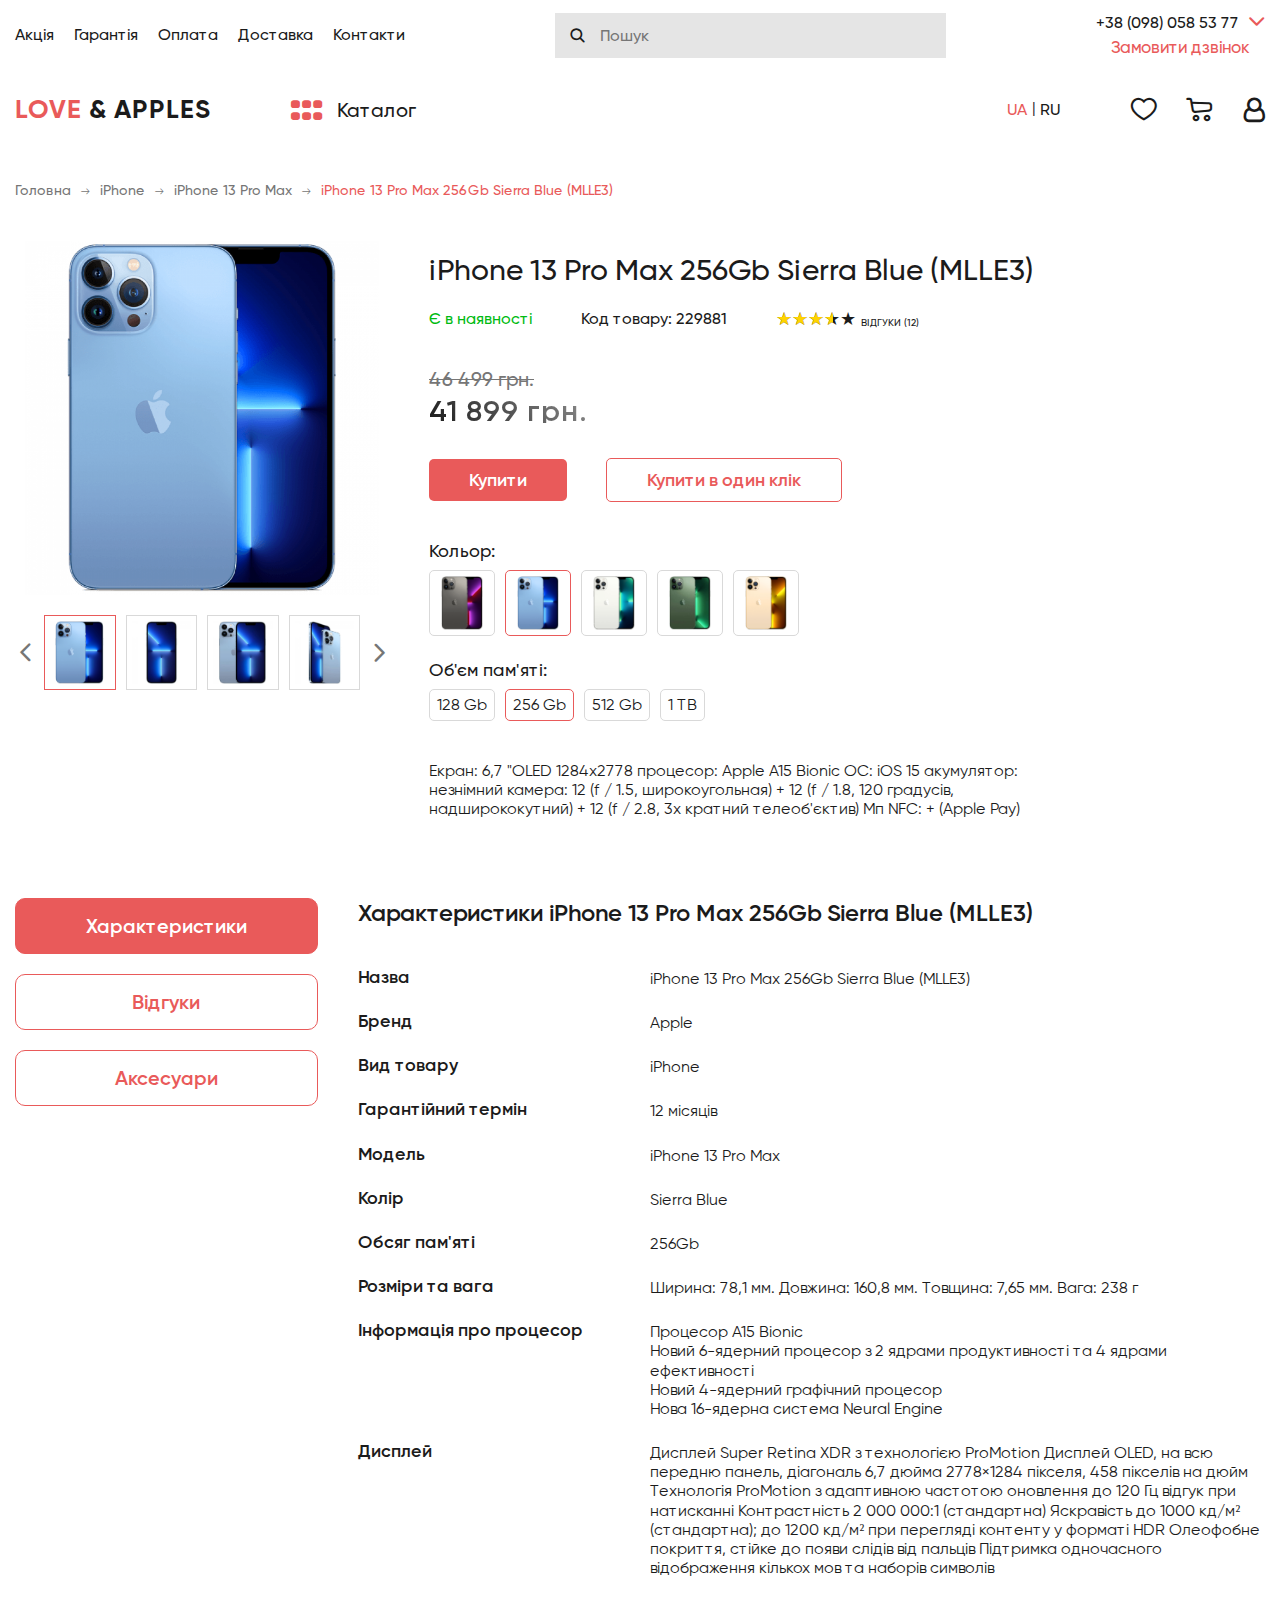
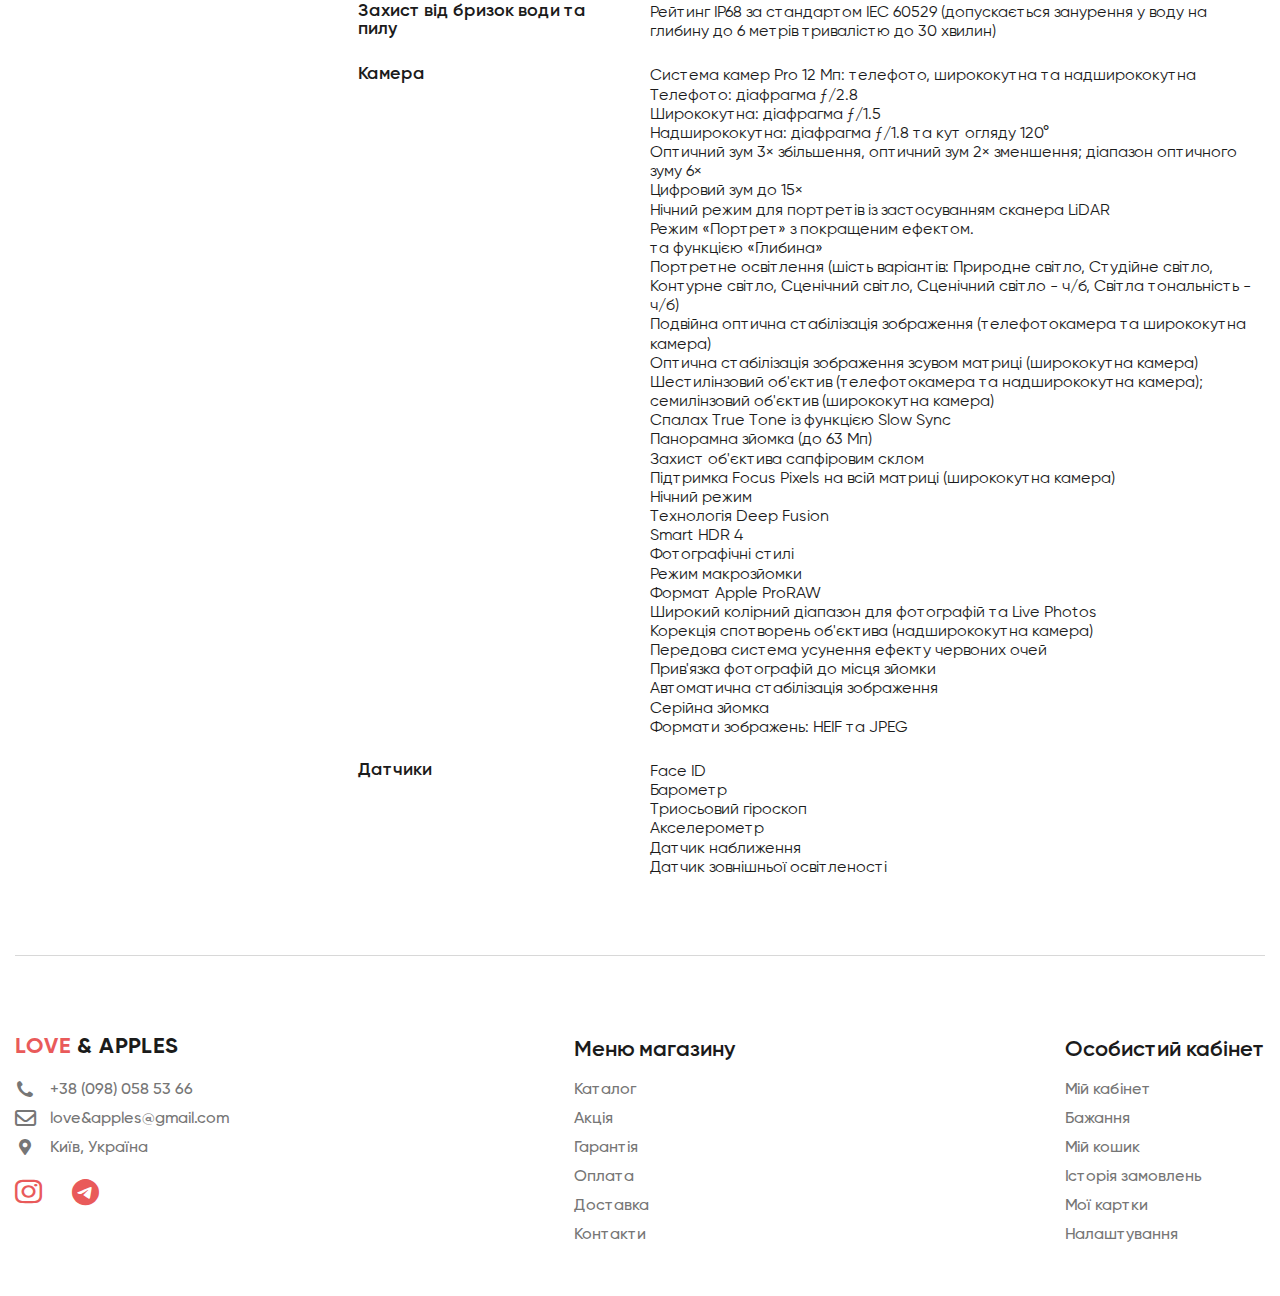
<file: product-card.html>
<!DOCTYPE html>
<html lang="ru">

<head>
	<title>Картка товару</title>
	<meta charset="UTF-8">
	<meta name="format-detection" content="telephone=no">
	<!-- <style>body{opacity: 0;}</style> -->
	<link rel="stylesheet" href="css/style.min.css?_v=20220419005634">
	<link rel="shortcut icon" href="favicon.ico">
	<!-- <meta name="robots" content="noindex, nofollow"> -->
	<meta name="viewport" content="width=device-width, initial-scale=1.0">
</head>

<body>
	<div class="wrapper">
		<header class="header">
			<div class="header__top top-header">
				<div class="top-header__container">
					<div class="top-header__menu menu">
						<nav class="menu__body">
							<ul class="menu__list">
								<li class="menu__item"><a href="#" class="menu__link">Акція</a></li>
								<li class="menu__item"><a href="#" class="menu__link">Гарантія</a></li>
								<li class="menu__item"><a href="#" class="menu__link">Оплата</a></li>
								<li class="menu__item"><a href="#" class="menu__link">Доставка</a></li>
								<li class="menu__item"><a href="#" class="menu__link">Контакти</a></li>
							</ul>
						</nav>
					</div>
					<div class="top-header__search">
						<div class="search-form">
							<button type="button" class="search-form__icon _icon-search"></button>
							<form action="#" class="search-form__item">
								<button type="button" class="search-form__button _icon-search"></button>
								<input type="text" name="form[]" placeholder="Пошук" class="search-form__input">
							</form>
						</div>
					</div>
					<div data-da=".menu__body, 767.98" class="top-header__phones phones-header">
						<div data-spollers class="phones-header__items">
							<div class="phones-header__item">
								<a href="tel:+38(098)0585377" class="phones-header__phone">+38 (098) 058 53 77</a>
								<button type="button" data-spoller class="phones-header__arrow _icon-arrow"></button>
								<ul class="phones-header__list">
									<li><a href="tel:+38(098)0585366" class="phones-header__phone">+38 (098) 058 53 66</a></li>
									<li><a href="tel:+38(098)0585388" class="phones-header__phone">+38 (098) 058 53 88</a></li>
									<li><a href="tel:+38(098)0585399" class="phones-header__phone">+38 (098) 058 53 99</a></li>
								</ul>
							</div>
						</div>
						<button type="button" data-popup="#callback" class="phones-header__callback">Замовити дзвінок</button>
					</div>
					<button type="button" class="icon-menu"><span></span></button>
				</div>
			</div>
			<div class="header__bottom bottom-header">
				<div class="bottom-header__container">
					<div class="bottom-header__main">
						<a href="index.html" data-da=".top-header__container, 767.98, 0" class="bottom-header__logo"><span>Love</span> &
							Apples</a>
						<div data-da=".menu__body, 767.98, 0" class="bottom-header__catalog catalog-header">
							<button type="button" class="catalog-header__btn _icon-catalog">Каталог</button>
							<ul class="catalog-header__menu">
								<li class="catalog-header__list">
									<a href="catalog-product.html" class="catalog-header__link">iPhone</a>
								</li>
								<li class="catalog-header__list">
									<a href="catalog-product.html" class="catalog-header__link">AirPods</a>
								</li>
								<li class="catalog-header__list">
									<a href="catalog-product.html" class="catalog-header__link">MacBook</a>
								</li>
								<li class="catalog-header__list">
									<a href="catalog-product.html" class="catalog-header__link">iMac</a>
								</li>
								<li class="catalog-header__list">
									<a href="catalog-product.html" class="catalog-header__link">Apple Watch</a>
								</li>
								<li class="catalog-header__list">
									<a href="catalog-product.html" class="catalog-header__link">iPad</a>
								</li>
								<li class="catalog-header__list">
									<a href="catalog-product.html" class="catalog-header__link">Зарядки</a>
								</li>
								<li class="catalog-header__list">
									<a href="catalog-product.html" class="catalog-header__link">Аксесуари</a>
								</li>
							</ul>
						</div>
					</div>
					<div data-da=".menu__body, 767.98" class="bottom-header__languages lang-switcher">
						<ul class="lang-switcher__list">
							<li class="lang-switcher__item lang-switcher__item_active">UA</li>
							<span>|</span>
							<li class="lang-switcher__item"><a href="#" class="lang-switcher__link">RU</a></li>
						</ul>
					</div>
					<div data-da=".top-header__container, 767.98, 2" class="bottom-header__actions actions-header">
						<a href="#" class="actions-header__item actions-header__item_favorite _icon-favorite"></a>
						<a href="#" class="actions-header__item actions-header__item_cart _icon-cart"></a>
						<a href="#" class="actions-header__item actions-header__item_user _icon-user"></a>
					</div>
					<div data-da=".menu__body, 550, 1" class="bottom-header__actions-mobile">
						<a href="#" class="_icon-user">Увійти</a>
						<a href="#" class="_icon-favorite">Бажання</a>
					</div>
				</div>
			</div>
		</header>
		<main class="page">
			<div class="page-header">
				<div class="page-header__container">
					<nav class="page-header__breadcrumbs breadcrumbs">
						<ul class="breadcrumbs__list">
							<li class="breadcrumbs__item">
								<a href="index.html" class="breadcrumbs__link"><span>Головна</span></a>
							</li>
							<li class="breadcrumbs__item">
								<a href="catalog-product.html" class="breadcrumbs__link"><span>iPhone</span></a>
							</li>
							<li class="breadcrumbs__item">
								<a href="#" class="breadcrumbs__link"><span>iPhone 13 Pro Max</span></a>
							</li>
							<li class="breadcrumbs__item">
								<span class="breadcrumbs__current">iPhone 13 Pro Max 256Gb Sierra Blue (MLLE3)</span>
							</li>
						</ul>
					</nav>
				</div>
			</div>
			<div class="product-card">
				<div class="product-card__container">
					<div class="product-card__body">
						<div class="product-card__main main-card">
							<div class="main-card__slider">
								<div class="main-card__swiper">
									<div class="main-card__slide-ibg">
										<img src="img/product-card/card/01-01.jpg" alt="Image">
									</div>
									<div class="main-card__slide-ibg">
										<img src="img/product-card/card/01-02.jpg" alt="Image">
									</div>
									<div class="main-card__slide-ibg">
										<img src="img/product-card/card/01-03.jpg" alt="Image">
									</div>
									<div class="main-card__slide-ibg">
										<img src="img/product-card/card/01-04.jpg" alt="Image">
									</div>
									<div class="main-card__slide-ibg">
										<img src="img/product-card/card/01-05.jpg" alt="Image">
									</div>
									<div class="main-card__slide-ibg">
										<img src="img/product-card/card/01-06.jpg" alt="Image">
									</div>
								</div>
							</div>
							<div class="product-card__inner">
								<button class="slider-arrow slider-arrow_prev _icon-arrow"></button>
								<div class="main-card__thumbs thumbs-card">
									<div class="thumbs-card__swiper">
										<div class="thumbs-card__slide-ibg">
											<img src="img/product-card/card/01-01.jpg" alt="Image">
										</div>
										<div class="thumbs-card__slide-ibg">
											<img src="img/product-card/card/01-02.jpg" alt="Image">
										</div>
										<div class="thumbs-card__slide-ibg">
											<img src="img/product-card/card/01-03.jpg" alt="Image">
										</div>
										<div class="thumbs-card__slide-ibg">
											<img src="img/product-card/card/01-04.jpg" alt="Image">
										</div>
										<div class="thumbs-card__slide-ibg">
											<img src="img/product-card/card/01-05.jpg" alt="Image">
										</div>
										<div class="thumbs-card__slide-ibg">
											<img src="img/product-card/card/01-06.jpg" alt="Image">
										</div>
									</div>
								</div>
								<button class="slider-arrow slider-arrow_next _icon-arrow"></button>
							</div>
						</div>
						<div class="product-card__content">
							<div class="product-card__header header-card">
								<h1 class="header-card__title">
									iPhone 13 Pro Max 256Gb Sierra Blue (MLLE3)
								</h1>
								<div class="header-card__body">
									<div class="header-card__stock header-card__stock_yes">Є в наявності</div>
									<div class="header-card__code">Код товару: 229881</div>
									<div class="header-card__rating rating rating_set">
										<div class="rating__body">
											<div class="rating__active"></div>
											<div class="rating__items">
												<input type="radio" class="rating__item" value="1" name="rating">
												<input type="radio" class="rating__item" value="2" name="rating">
												<input type="radio" class="rating__item" value="3" name="rating">
												<input type="radio" class="rating__item" value="4" name="rating">
												<input type="radio" class="rating__item" value="5" name="rating">
											</div>
										</div>
										<div class="rating__value">3.6</div>
										<div class="rating__info">Відгуки (12)</div>
									</div>
								</div>
							</div>
							<div class="product-card__info info-card">
								<div class="info-card__prices">
									<div class="info-card__price_old">46 499 грн.</div>
									<div class="info-card__price">41 899 грн.</div>
								</div>
								<div class="info-card__button-group">
									<button class="info-card__button button-3">Купити</button>
									<button class="info-card__button_one-click button-3">Купити в один клік</button>
								</div>
								<div class="info-card__color color-info">
									<div class="color-info__title">Кольор:</div>
									<ul class="color-info__list">
										<li><a href="#" class="color-info__link"><img src="img/product-card/color/01.png" alt="Image"></a></li>
										<li><a href="#" class="color-info__link _active"><img src="img/product-card/color/02.png" alt="Image"></a></li>
										<li><a href="#" class="color-info__link"><img src="img/product-card/color/03.png" alt="Image"></a></li>
										<li><a href="#" class="color-info__link"><img src="img/product-card/color/04.png" alt="Image"></a></li>
										<li><a href="#" class="color-info__link"><img src="img/product-card/color/05.png" alt="Image"></a></li>
									</ul>
								</div>
								<div class="info-card__gb gb-info">
									<div class="gb-info__title">Об'єм пам'яті:</div>
									<ul class="gb-info__list">
										<li><a href="#" class="gb-info__link">128 Gb</a></li>
										<li><a href="#" class="gb-info__link _active">256 Gb</a></li>
										<li><a href="#" class="gb-info__link">512 Gb</a></li>
										<li><a href="#" class="gb-info__link">1 TB</a></li>
									</ul>
								</div>
								<div class="info-card__text">
									Екран: 6,7 "OLED 1284x2778 процесор: Apple A15 Bionic ОС: iOS 15 акумулятор: незнімний
									камера: 12 (f / 1.5, широкоугольная) + 12 (f / 1.8, 120 градусів, надширококутний) + 12 (f /
									2.8, 3х кратний телеоб'єктив) Мп NFC: + (Apple Pay)
								</div>
							</div>
						</div>
					</div>
					<div data-tabs class="product-card__info info-product">
						<nav data-tabs-titles class="info-product__navigation">
							<button type="submit" class="info-product__title _tab-active">Характеристики</button>
							<button type="submit" class="info-product__title">Відгуки</button>
							<button type="submit" class="info-product__title">Аксесуари</button>
						</nav>
						<div data-tabs-body class="info-product__content">
							<div class="info-product__body body-info">
								<div class="body-info__title">
									Характеристики iPhone 13 Pro Max 256Gb Sierra Blue (MLLE3)
								</div>
								<div class="body-info__characteristic">
									<div class="body-info__name">Назва</div>
									<div class="body-info__text">iPhone 13 Pro Max 256Gb Sierra Blue (MLLE3)</div>
								</div>
								<div class="body-info__characteristic">
									<div class="body-info__name">Бренд</div>
									<div class="body-info__text">Apple</div>
								</div>
								<div class="body-info__characteristic">
									<div class="body-info__name">Вид товару</div>
									<div class="body-info__text">iPhone</div>
								</div>
								<div class="body-info__characteristic">
									<div class="body-info__name">Гарантійний термін</div>
									<div class="body-info__text">12 місяців</div>
								</div>
								<div class="body-info__characteristic">
									<div class="body-info__name">Модель</div>
									<div class="body-info__text">iPhone 13 Pro Max</div>
								</div>
								<div class="body-info__characteristic">
									<div class="body-info__name">Колір</div>
									<div class="body-info__text">Sierra Blue</div>
								</div>
								<div class="body-info__characteristic">
									<div class="body-info__name">Обсяг пам'яті</div>
									<div class="body-info__text">256Gb</div>
								</div>
								<div class="body-info__characteristic">
									<div class="body-info__name">Розміри та вага</div>
									<div class="body-info__text">
										Ширина: 78,1 мм. Довжина: 160,8 мм. Товщина: 7,65 мм. Вага: 238 г
									</div>
								</div>
								<div class="body-info__characteristic">
									<div class="body-info__name">Інформація про процесор</div>
									<div class="body-info__text">
										Процесор A15 Bionic <br>
										Новий 6-ядерний процесор з 2 ядрами продуктивності та 4 ядрами ефективності <br>
										Новий 4-ядерний графічний процесор <br>
										Нова 16-ядерна система Neural Engine
									</div>
								</div>
								<div class="body-info__characteristic">
									<div class="body-info__name">Дисплей</div>
									<div class="body-info__text">
										Дисплей Super Retina XDR з технологією ProMotion Дисплей OLED,
										на всю передню панель, діагональ 6,7 дюйма 2778×1284 пікселя, 458 пікселів на дюйм
										Технологія ProMotion з адаптивною частотою оновлення до 120 Гц відгук при натисканні
										Контрастність 2 000 000:1 (стандартна) Яскравість до 1000 кд/м² (стандартна); до 1200
										кд/м² при перегляді контенту у форматі HDR Олеофобне покриття, стійке до появи слідів від
										пальців Підтримка одночасного відображення кількох мов та наборів символів
									</div>
								</div>
								<div class="body-info__characteristic">
									<div class="body-info__name">Захист від бризок води та пилу</div>
									<div class="body-info__text">
										Рейтинг IP68 за стандартом IEC 60529 (допускається занурення у
										воду на глибину до 6 метрів тривалістю до 30 хвилин)
									</div>
								</div>
								<div class="body-info__characteristic">
									<div class="body-info__name">Камера</div>
									<div class="body-info__text">
										Система камер Pro 12 Мп: телефото, ширококутна та надширококутна <br>
										Телефото: діафрагма ƒ/2.8 <br>
										Ширококутна: діафрагма ƒ/1.5 <br>
										Надширококутна: діафрагма ƒ/1.8 та кут огляду 120° <br>
										Оптичний зум 3× збільшення, оптичний зум 2× зменшення; діапазон оптичного зуму 6× <br>
										Цифровий зум до 15× <br>
										Нічний режим для портретів із застосуванням сканера LiDAR <br>
										Режим «Портрет» з покращеним ефектом. <br>
										та функцією «Глибина» <br>
										Портретне освітлення (шість варіантів: Природне світло, Студійне світло, Контурне світло,
										Сценічний світло, Сценічний світло - ч/б, Світла тональність - ч/б) <br>
										Подвійна оптична стабілізація зображення (телефотокамера та ширококутна камера) <br>
										Оптична стабілізація зображення зсувом матриці (ширококутна камера) <br>
										Шестилінзовий об'єктив (телефотокамера та надширококутна камера); семилінзовий об'єктив
										(ширококутна камера) <br>
										Спалах True Tone із функцією Slow Sync <br>
										Панорамна зйомка (до 63 Мп) <br>
										Захист об'єктива сапфіровим склом <br>
										Підтримка Focus Pixels на всій матриці
										(ширококутна камера) <br>
										Нічний режим <br>
										Технологія Deep Fusion <br>
										Smart HDR 4 <br>
										Фотографічні стилі <br>
										Режим макрозйомки <br>
										Формат Apple ProRAW <br>
										Широкий колірний діапазон для фотографій та Live Photos <br>
										Корекція спотворень об'єктива
										(надширококутна камера) <br>
										Передова система усунення ефекту червоних очей <br>
										Прив'язка фотографій до місця зйомки <br>
										Автоматична стабілізація зображення <br>
										Серійна зйомка <br>
										Формати зображень: HEIF та JPEG
									</div>
								</div>
								<div class="body-info__characteristic">
									<div class="body-info__name">Датчики</div>
									<div class="body-info__text">
										Face ID <br>
										Барометр <br>
										Триосьовий гіроскоп <br>
										Акселерометр <br>
										Датчик наближення <br>
										Датчик зовнішньої освітленості <br>
									</div>
								</div>
							</div>
							<div class="info-product__body">
								--
							</div>
							<div class="info-product__body">
								--
							</div>
						</div>
					</div>
				</div>
			</div>
		</main>
		<footer class="footer">
			<div class="footer__container">
				<div class="footer__body">
					<div class="footer__main">
						<a href="#" class="footer__logo"><span>Love</span> & Apples</a>
						<div class="footer__contacts">
							<a href="tel:+380980585366" class="_icon-phone"><span>+38 (098) 058 53 66</span></a>
							<a href="mailto:love&apples@gmail.com" class="_icon-mail"><span>love&apples@gmail.com</span></a>
							<a href="#" class="_icon-location"><span>Київ, Україна</span></a>
						</div>
						<div class="footer__social">
							<a href="#" class="_icon-instagram"></a>
							<a href="#" class="_icon-telegram"></a>
						</div>
					</div>
					<div class="footer__body-menu">
						<div data-spollers="678" class="footer__menu menu-footer">
							<div class="menu-footer__column">
								<button type="button" data-spoller class="menu-footer__title _footer-title">Меню магазину</button>
								<ul class="menu-footer__list">
									<li><a href="#" class="menu-footer__link">Каталог</a></li>
									<li><a href="#" class="menu-footer__link">Акція</a></li>
									<li><a href="#" class="menu-footer__link">Гарантія</a></li>
									<li><a href="#" class="menu-footer__link">Оплата</a></li>
									<li><a href="#" class="menu-footer__link">Доставка</a></li>
									<li><a href="#" class="menu-footer__link">Контакти</a></li>
								</ul>
							</div>
						</div>
						<div data-spollers="678" class="footer__menu menu-footer">
							<div class="menu-footer__column">
								<button type="button" data-spoller class="menu-footer__title _footer-title">Особистий кабінет</button>
								<ul class="menu-footer__list">
									<li><a href="#" class="menu-footer__link">Мій кабінет</a></li>
									<li><a href="#" class="menu-footer__link">Бажання</a></li>
									<li><a href="#" class="menu-footer__link">Мій кошик</a></li>
									<li><a href="#" class="menu-footer__link">Історія замовлень</a></li>
									<li><a href="#" class="menu-footer__link">Мої картки</a></li>
									<li><a href="#" class="menu-footer__link">Налаштування</a></li>
								</ul>
							</div>
						</div>
					</div>
				</div>
			</div>
		</footer>
	</div>
	<div id="callback" aria-hidden="true" class="popup">
		<div class="popup__wrapper">
			<div class="popup__content">
				<button data-close type="button" class="popup__close">Закрыть</button>
				<div class="popup__text">
					Text
				</div>
			</div>
		</div>
	</div>
	<script src="js/app.min.js?_v=20220419005634"></script>
</body>

</html>
</file>
<file: css/style.min.css>
@charset "UTF-8";@font-face{font-family:gilroy;font-display:swap;src:url(../fonts/gilroy-bold.woff2) format("woff2"),url(../fonts/gilroy-bold.woff) format("woff");font-weight:700;font-style:normal}@font-face{font-family:icons;font-display:swap;src:url(../fonts/icons.woff2) format("woff2"),url(../fonts/icons.woff) format("woff");font-weight:400;font-style:normal}@font-face{font-family:gilroy;font-display:swap;src:url(../fonts/gilroy-regular.woff2) format("woff2"),url(../fonts/gilroy-regular.woff) format("woff");font-weight:400;font-style:normal}@font-face{font-family:gilroy;font-display:swap;src:url(../fonts/gilroy-semibold.woff2) format("woff2"),url(../fonts/gilroy-semibold.woff) format("woff");font-weight:600;font-style:normal}@font-face{font-family:gilroy;font-display:swap;src:url(../fonts/gilroy-medium.woff2) format("woff2"),url(../fonts/gilroy-medium.woff) format("woff");font-weight:500;font-style:normal}._spoller-init .menu-footer__title::before,.breadcrumbs__link::after,.select_control .select__value::after,[class*=_icon-]:before{font-family:icons;font-style:normal;font-weight:400;font-variant:normal;text-transform:none;line-height:1;-webkit-font-smoothing:antialiased;-moz-osx-font-smoothing:grayscale}[class*=_icon-]:before{display:block}._icon-user:before{content:"\e90d"}._icon-arrow-link:before{content:"\e900"}._icon-arrow:before,._spoller-init .menu-footer__title:before{content:"\e901"}._icon-cart:before{content:"\e902"}._icon-catalog:before{content:"\e903"}._icon-favorite:before{content:"\e904"}._icon-instagram:before{content:"\e905"}._icon-location:before{content:"\e906"}._icon-mail:before{content:"\e907"}._icon-phone:before{content:"\e908"}._icon-search:before{content:"\e909"}._icon-send:before{content:"\e90a"}._icon-telegram:before{content:"\e90b"}._icon-viber:before{content:"\e90c"}*{padding:0;margin:0;border:0;-webkit-tap-highlight-color:transparent;-webkit-text-size-adjust:none}*,:after,:before{-webkit-box-sizing:border-box;box-sizing:border-box}body,html{height:100%;min-width:320px}body{color:#1b1b1b;line-height:1;font-family:Gilroy;font-size:1rem;-ms-text-size-adjust:100%;-moz-text-size-adjust:100%;-webkit-text-size-adjust:100%;-webkit-font-smoothing:antialiased;-moz-osx-font-smoothing:grayscale}button,input,textarea{font-family:Gilroy;font-size:inherit}button{cursor:pointer;color:inherit;background-color:inherit}a{color:inherit}a:link,a:visited{text-decoration:none}a:hover{text-decoration:none}ul li{list-style:none}img{vertical-align:top}h1,h2,h3,h4,h5,h6{font-weight:inherit;font-size:inherit}.lock body{overflow:hidden;-ms-touch-action:none;touch-action:none}.wrapper{min-height:100%;display:-webkit-box;display:-ms-flexbox;display:flex;-webkit-box-orient:vertical;-webkit-box-direction:normal;-ms-flex-direction:column;flex-direction:column;overflow:hidden}.wrapper>main{-webkit-box-flex:1;-ms-flex:1 1 auto;flex:1 1 auto}.wrapper>*{min-width:0}[class*=__container]{max-width:79.375rem;-webkit-box-sizing:content-box;box-sizing:content-box;margin:0 auto;padding:0 .9375rem}.button{display:-webkit-inline-box;display:-ms-inline-flexbox;display:inline-flex;-webkit-box-pack:center;-ms-flex-pack:center;justify-content:center;-webkit-box-align:center;-ms-flex-align:center;align-items:center;text-align:center;padding:0 4.375rem;min-height:3.75rem;font-weight:600;letter-spacing:.03125rem;background-color:#e95a5a;color:#fff;position:relative}@supports (font-size:clamp(1.25rem ,1.1683673469rem + 0.4081632653vw ,1.5rem)){.button{font-size:clamp(1.25rem ,1.1683673469rem + .4081632653vw ,1.5rem)}}@supports not (font-size:clamp(1.25rem ,1.1683673469rem + 0.4081632653vw ,1.5rem)){.button{font-size:calc(1.25rem + .25 * (100vw - 20rem)/ 61.25)}}.button:active{-webkit-box-shadow:0 0 3.125rem #e95a5a;box-shadow:0 0 3.125rem #e95a5a}.button-1{display:inline-block;width:100%;cursor:pointer;background-color:#e95a5a;color:#fff;font-weight:600;white-space:nowrap;border-radius:.3125rem;padding:.625rem 0}@supports (font-size:clamp(1rem ,0.9591836735rem + 0.2040816327vw ,1.125rem)){.button-1{font-size:clamp(1rem ,.9591836735rem + .2040816327vw ,1.125rem)}}@supports not (font-size:clamp(1rem ,0.9591836735rem + 0.2040816327vw ,1.125rem)){.button-1{font-size:calc(1rem + .125 * (100vw - 20rem)/ 61.25)}}.button-1:active{-webkit-box-shadow:0 0 3.125rem #e95a5a;box-shadow:0 0 3.125rem #e95a5a}.button-2{display:inline-block;text-align:center;cursor:pointer;font-weight:600;white-space:nowrap;border-radius:.3125rem;padding:.625rem 2.5rem;border:.0625rem solid #e95a5a;color:#e95a5a}@supports (font-size:clamp(1rem ,0.9591836735rem + 0.2040816327vw ,1.125rem)){.button-2{font-size:clamp(1rem ,.9591836735rem + .2040816327vw ,1.125rem)}}@supports not (font-size:clamp(1rem ,0.9591836735rem + 0.2040816327vw ,1.125rem)){.button-2{font-size:calc(1rem + .125 * (100vw - 20rem)/ 61.25)}}.button-2:active{background-color:#e95a5a;color:#fff}.button-3{display:inline-block;text-align:center;cursor:pointer;font-weight:600;white-space:nowrap;border-radius:.3125rem;padding:.625rem 2.5rem;-webkit-transition:all .3s ease 0s;-o-transition:all .3s ease 0s;transition:all .3s ease 0s}@supports (font-size:clamp(1rem ,0.9591836735rem + 0.2040816327vw ,1.125rem)){.button-3{font-size:clamp(1rem ,.9591836735rem + .2040816327vw ,1.125rem)}}@supports not (font-size:clamp(1rem ,0.9591836735rem + 0.2040816327vw ,1.125rem)){.button-3{font-size:calc(1rem + .125 * (100vw - 20rem)/ 61.25)}}.checkbox{position:relative}.checkbox:not(:last-child){margin-bottom:.625em}.checkbox__input{position:absolute;width:0;height:0;opacity:0}.checkbox__input:checked+.checkbox__label:after{-webkit-transform:scale(1);-ms-transform:scale(1);transform:scale(1)}.checkbox__label{cursor:pointer;display:-webkit-inline-box;display:-ms-inline-flexbox;display:inline-flex;-webkit-box-align:center;-ms-flex-align:center;align-items:center;position:relative;gap:.625rem}.checkbox__label:before{content:"";-ms-flex-item-align:start;align-self:flex-start;-webkit-box-flex:0;-ms-flex:0 0 1.25rem;flex:0 0 1.25rem;width:1.25rem;height:1.25rem;border:.0625rem solid #e95a5a;border-radius:.125rem}.checkbox__label::after{content:"";-webkit-transform:scale(0);-ms-transform:scale(0);transform:scale(0);-webkit-transition:-webkit-transform .3s ease 0s;transition:-webkit-transform .3s ease 0s;-o-transition:transform .3s ease 0s;transition:transform .3s ease 0s;transition:transform .3s ease 0s,-webkit-transform .3s ease 0s;position:absolute;width:.875rem;height:.875rem;top:.1875rem;left:.1875rem;background-color:#e95a5a;border-radius:.125rem}.checkbox__text{font-size:.9375rem;font-weight:500;color:#767676}.checkbox__text small{letter-spacing:.03125rem}.checkbox__text:active{color:#e95a5a}.select{position:relative}.select__body{position:relative}.select__title{color:inherit;text-align:left;border:1px solid #d9d9d9;background-color:#fff;cursor:pointer;width:100%;border-radius:4px}.select__value{display:-webkit-box;display:-ms-flexbox;display:flex;-webkit-box-align:center;-ms-flex-align:center;align-items:center;height:1.875rem;padding:0 .9375rem;gap:.625rem}.select__value>*{-webkit-box-flex:1;-ms-flex:1 1 auto;flex:1 1 auto}.select__value:after{content:"";-ms-flex-item-align:stretch;-ms-grid-row-align:stretch;align-self:stretch;-webkit-box-flex:0;-ms-flex:0 0 10px;flex:0 0 10px;-webkit-transition:all .3s ease 0s;-o-transition:all .3s ease 0s;transition:all .3s ease 0s;display:-webkit-box;display:-ms-flexbox;display:flex;-webkit-box-pack:center;-ms-flex-pack:center;justify-content:center;-webkit-box-align:center;-ms-flex-align:center;align-items:center}._select-open .select__value:after{-webkit-transform:rotate(-180deg);-ms-transform:rotate(-180deg);transform:rotate(-180deg)}.select__value._select-pseudo-label::before{content:attr(data-pseudo-label);opacity:.5}.select__text{-webkit-box-flex:1;-ms-flex:1 1 auto;flex:1 1 auto}.select__input{width:100%;background-color:transparent;height:100%}.select__options{color:#000;position:absolute;top:29px;border-radius:0 0 4px 4px;min-width:100%;left:0;background-color:#fff;border-top:0;border:1px solid #d9d9d9;border-top:0;padding:10px 0 5px 0}.select__scroll{overflow-y:auto;overflow-x:hidden;max-height:200px}.select__option{width:100%;display:block;text-align:left;cursor:pointer;padding:5px 15px;color:inherit}.select__option._select-selected{background-color:#eee}.select__row{display:-webkit-inline-box;display:-ms-inline-flexbox;display:inline-flex;-webkit-box-align:center;-ms-flex-align:center;align-items:center}.select._select-open{z-index:5}.select_control .select__title{border:.0625rem solid #e5e5e5;border-radius:.3125rem;color:#767676;font-weight:500}.select_control .select__value{color:#767676}.select_control .select__value::after{content:"\e900";font-size:.5rem;margin-left:1.25em}.select_control .select__options{color:#767676;font-weight:500}._select-tag{cursor:pointer}.rating{display:-webkit-box;display:-ms-flexbox;display:flex;-webkit-box-align:end;-ms-flex-align:end;align-items:flex-end;font-size:1.125rem;-webkit-transition:opacity .3s ease 0s;-o-transition:opacity .3s ease 0s;transition:opacity .3s ease 0s}.rating.rating_sending{opacity:.2}.rating.rating_set .rating__active,.rating.rating_set .rating__item{cursor:pointer}.rating__body{position:relative}.rating__body::before{content:"★★★★★";display:block}.rating__active{position:absolute;width:0%;height:100%;top:0;left:0;overflow:hidden}.rating__active::before{content:"★★★★★";position:absolute;width:100%;height:100%;top:0;left:0;color:#ffd300}.rating__items{display:-webkit-box;display:-ms-flexbox;display:flex;position:absolute;width:100%;height:100%;top:0;left:0}.rating__item{-webkit-box-flex:0;-ms-flex:0 0 20%;flex:0 0 20%;height:100%;opacity:0}.rating__value{font-size:50%;line-height:1;padding:0 0 0 10px;display:none}.rating__info{font-size:.625rem;text-transform:uppercase;font-weight:500;margin-left:.3125rem}.noUi-target,.noUi-target *{-webkit-touch-callout:none;-webkit-tap-highlight-color:transparent;-webkit-user-select:none;-ms-touch-action:none;touch-action:none;-ms-user-select:none;-moz-user-select:none;user-select:none;-webkit-box-sizing:border-box;box-sizing:border-box}.noUi-target{position:relative}.noUi-base,.noUi-connects{width:100%;height:100%;position:relative;z-index:1}.noUi-connects{overflow:hidden;z-index:0}.noUi-connect,.noUi-origin{will-change:transform;position:absolute;z-index:1;top:0;right:0;height:100%;width:100%;-ms-transform-origin:0 0;-webkit-transform-origin:0 0;-webkit-transform-style:preserve-3d;transform-origin:0 0;-webkit-transform-style:flat;transform-style:flat}.noUi-txt-dir-rtl.noUi-horizontal .noUi-origin{left:0;right:auto}.noUi-vertical .noUi-origin{top:-100%;width:0}.noUi-horizontal .noUi-origin{height:0}.noUi-handle{-webkit-backface-visibility:hidden;backface-visibility:hidden;position:absolute}.noUi-touch-area{height:100%;width:100%}.noUi-state-tap .noUi-connect,.noUi-state-tap .noUi-origin{-webkit-transition:-webkit-transform .3s;transition:-webkit-transform .3s;-o-transition:transform .3s;transition:transform .3s;transition:transform .3s,-webkit-transform .3s}.noUi-state-drag *{cursor:inherit!important}.noUi-horizontal{height:.1875rem}.noUi-horizontal .noUi-handle{width:1rem;height:1rem;right:-.4375rem;top:-.4375rem;border-radius:50%;cursor:pointer}.noUi-vertical{width:18px}.noUi-vertical .noUi-handle{width:28px;height:34px;right:-6px;bottom:-17px}.noUi-txt-dir-rtl.noUi-horizontal .noUi-handle{left:-17px;right:auto}.noUi-target{background-color:#d9d9d9;border-radius:.3125rem;margin:0 .4375rem 0 .625rem}.noUi-connects{border-radius:.3125rem}.noUi-connect{background-color:#e95a5a}.noUi-draggable{cursor:ew-resize}.noUi-vertical .noUi-draggable{cursor:ns-resize}.noUi-handle{border:.3125rem solid #e95a5a;background-color:#fff}[disabled] .noUi-connect{background:#b8b8b8}[disabled] .noUi-handle,[disabled].noUi-handle,[disabled].noUi-target{cursor:not-allowed}.noUi-pips,.noUi-pips *{-webkit-box-sizing:border-box;box-sizing:border-box}.noUi-pips{position:absolute;color:#999}.noUi-value{position:absolute;white-space:nowrap;text-align:center}.noUi-value-sub{color:#ccc;font-size:10px}.noUi-marker{position:absolute;background:#ccc}.noUi-marker-sub{background:#aaa}.noUi-marker-large{background:#aaa}.noUi-pips-horizontal{padding:10px 0;height:80px;top:100%;left:0;width:100%}.noUi-value-horizontal{-webkit-transform:translate(-50%,50%);-ms-transform:translate(-50%,50%);transform:translate(-50%,50%)}.noUi-rtl .noUi-value-horizontal{-webkit-transform:translate(50%,50%);-ms-transform:translate(50%,50%);transform:translate(50%,50%)}.noUi-marker-horizontal.noUi-marker{margin-left:-1px;width:2px;height:5px}.noUi-marker-horizontal.noUi-marker-sub{height:10px}.noUi-marker-horizontal.noUi-marker-large{height:15px}.noUi-pips-vertical{padding:0 10px;height:100%;top:0;left:100%}.noUi-value-vertical{-webkit-transform:translate(0,-50%);-ms-transform:translate(0,-50%);transform:translate(0,-50%);padding-left:25px}.noUi-rtl .noUi-value-vertical{-webkit-transform:translate(0,50%);-ms-transform:translate(0,50%);transform:translate(0,50%)}.noUi-marker-vertical.noUi-marker{width:5px;height:2px;margin-top:-1px}.noUi-marker-vertical.noUi-marker-sub{width:10px}.noUi-marker-vertical.noUi-marker-large{width:15px}.noUi-tooltip{display:block;color:#1b1b1b;text-align:center;white-space:nowrap}.noUi-horizontal .noUi-tooltip{-webkit-transform:translate(-50%,0);-ms-transform:translate(-50%,0);transform:translate(-50%,0);left:50%;bottom:120%}.noUi-vertical .noUi-tooltip{-webkit-transform:translate(0,-50%);-ms-transform:translate(0,-50%);transform:translate(0,-50%);top:0;right:0}.noUi-horizontal .noUi-origin>.noUi-tooltip{-webkit-transform:translate(50%,0);-ms-transform:translate(50%,0);transform:translate(50%,0);left:auto;bottom:10px}.noUi-vertical .noUi-origin>.noUi-tooltip{-webkit-transform:translate(0,-18px);-ms-transform:translate(0,-18px);transform:translate(0,-18px);top:auto;right:28px}body::after{content:"";background-color:rgba(0,0,0,.5);position:fixed;width:100%;height:100%;top:0;left:0;opacity:0;-webkit-transition:opacity .8s ease 0s;-o-transition:opacity .8s ease 0s;transition:opacity .8s ease 0s;pointer-events:none;z-index:149}.popup-show body::after{opacity:1}.popup{position:fixed;top:0;left:0;bottom:0;right:0;padding:30px 10px;-webkit-transition:visibility .8s ease 0s;-o-transition:visibility .8s ease 0s;transition:visibility .8s ease 0s;visibility:hidden;pointer-events:none}.popup_show{z-index:150;visibility:visible;overflow:auto;pointer-events:auto}.popup_show .popup__content{visibility:visible;-webkit-transform:scale(1);-ms-transform:scale(1);transform:scale(1)}.popup__wrapper{display:-webkit-box;display:-ms-flexbox;display:flex;-webkit-box-orient:vertical;-webkit-box-direction:normal;-ms-flex-direction:column;flex-direction:column;-webkit-box-align:center;-ms-flex-align:center;align-items:center;min-height:100%;-webkit-box-flex:1;-ms-flex:1 1 auto;flex:1 1 auto;width:100%;display:flex;-webkit-box-pack:center;-ms-flex-pack:center;justify-content:center;align-items:center}.popup__content{visibility:hidden;-webkit-transform:scale(0);-ms-transform:scale(0);transform:scale(0);-webkit-transition:-webkit-transform .3s ease 0s;transition:-webkit-transform .3s ease 0s;-o-transition:transform .3s ease 0s;transition:transform .3s ease 0s;transition:transform .3s ease 0s,-webkit-transform .3s ease 0s;background-color:#eee;padding:20px;width:100%;max-width:900px;border-radius:20px}.lock .popup__content{visibility:visible}[class*=-ibg]{position:relative}[class*=-ibg] img{position:absolute;width:100%;height:100%;top:0;left:0;-o-object-fit:cover;object-fit:cover}[class*=-ibg_contain] img{-o-object-fit:contain;object-fit:contain}.slider-arrow{display:-webkit-box;display:-ms-flexbox;display:flex;-webkit-box-pack:center;-ms-flex-pack:center;justify-content:center;-webkit-box-align:center;-ms-flex-align:center;align-items:center;-webkit-box-flex:0;-ms-flex:0 0 1.25rem;flex:0 0 1.25rem;height:2.5rem;color:#767676;font-size:.75rem;background-color:#fff;cursor:pointer}.slider-arrow_prev::before{-webkit-transform:rotate(90deg);-ms-transform:rotate(90deg);transform:rotate(90deg);margin-right:.625rem}.slider-arrow_next::before{-webkit-transform:rotate(-90deg);-ms-transform:rotate(-90deg);transform:rotate(-90deg);margin-left:.625rem}.slider-arrow:active{color:#e95a5a}.swiper-pagination-bullets{display:-webkit-box;display:-ms-flexbox;display:flex;-ms-flex-wrap:wrap;flex-wrap:wrap}.swiper-pagination-bullet{cursor:pointer;-webkit-box-flex:0;-ms-flex:0 0 1.375rem;flex:0 0 1.375rem;height:1.375rem;position:relative;display:-webkit-box;display:-ms-flexbox;display:flex;-webkit-box-pack:center;-ms-flex-pack:center;justify-content:center;-webkit-box-align:center;-ms-flex-align:center;align-items:center;margin:.125rem 0}.swiper-pagination-bullet:not(:last-child){margin-right:.625rem}.swiper-pagination-bullet::after{content:"";width:.5625rem;height:.5625rem;border-radius:50%;background-color:#767676;-webkit-transition:background-color .3s ease 0s;-o-transition:background-color .3s ease 0s;transition:background-color .3s ease 0s}.swiper-pagination-bullet::before{content:"";position:absolute;top:0;left:0;width:100%;height:100%;border-radius:50%;border:.0625rem solid #e95a5a;-webkit-transition:-webkit-transform .3s ease 0s;transition:-webkit-transform .3s ease 0s;-o-transition:transform .3s ease 0s;transition:transform .3s ease 0s;transition:transform .3s ease 0s,-webkit-transform .3s ease 0s;-webkit-transform:scale(0);-ms-transform:scale(0);transform:scale(0)}.swiper-pagination-bullet-active::after{background-color:#e95a5a}.swiper-pagination-bullet-active::before{-webkit-transform:scale(1);-ms-transform:scale(1);transform:scale(1)}@supports (padding-bottom:clamp(2.5rem ,1.6836734694rem + 4.0816326531vw ,5rem)){.slider-products{padding-bottom:clamp(2.5rem ,1.6836734694rem + 4.0816326531vw ,5rem)}}@supports not (padding-bottom:clamp(2.5rem ,1.6836734694rem + 4.0816326531vw ,5rem)){.slider-products{padding-bottom:calc(2.5rem + 2.5 * (100vw - 20rem)/ 61.25)}}.slider-products__title{line-height:120%;font-weight:600}@supports (font-size:clamp(1.5rem ,1.3367346939rem + 0.8163265306vw ,2rem)){.slider-products__title{font-size:clamp(1.5rem ,1.3367346939rem + .8163265306vw ,2rem)}}@supports not (font-size:clamp(1.5rem ,1.3367346939rem + 0.8163265306vw ,2rem)){.slider-products__title{font-size:calc(1.5rem + .5 * (100vw - 20rem)/ 61.25)}}.slider-products__title:not(:last-child){margin-bottom:.9375em}.slider-products__slider{overflow:hidden;padding:.9375rem;margin:0 -.9375rem}@supports (margin-bottom:clamp(0.625rem ,0.4209183673rem + 1.0204081633vw ,1.25rem)){.slider-products__swiper{margin-bottom:clamp(.625rem ,.4209183673rem + 1.0204081633vw ,1.25rem)}}@supports not (margin-bottom:clamp(0.625rem ,0.4209183673rem + 1.0204081633vw ,1.25rem)){.slider-products__swiper{margin-bottom:calc(.625rem + .625 * (100vw - 20rem)/ 61.25)}}.slider-products__dotts{-webkit-box-flex:1;-ms-flex:1 1 auto;flex:1 1 auto;-webkit-box-pack:center;-ms-flex-pack:center;justify-content:center}.item-product{position:relative;padding:.625rem 1.25rem 1.25rem 1.25rem;background-color:#fff;display:-webkit-box;display:-ms-flexbox;display:flex;-webkit-box-orient:vertical;-webkit-box-direction:normal;-ms-flex-direction:column;flex-direction:column;-webkit-box-flex:0;-ms-flex:0 1 18.75rem;flex:0 1 18.75rem;height:100%;-webkit-box-shadow:0 .3125rem .625rem rgba(0,0,0,.1);box-shadow:0 .3125rem .625rem rgba(0,0,0,.1)}.item-product:active{-webkit-box-shadow:0 .3125rem .9375rem rgba(0,0,0,.2);box-shadow:0 .3125rem .9375rem rgba(0,0,0,.2)}.item-product__labels{position:absolute;z-index:8;display:-webkit-box;display:-ms-flexbox;display:flex;-webkit-box-orient:vertical;-webkit-box-direction:normal;-ms-flex-direction:column;flex-direction:column;top:-.3125rem;right:-.3125rem}.item-product__label{-webkit-box-flex:0;-ms-flex:0 0 3rem;flex:0 0 3rem;width:3rem;border-radius:50%;display:-webkit-box;display:-ms-flexbox;display:flex;-webkit-box-pack:center;-ms-flex-pack:center;justify-content:center;-webkit-box-align:center;-ms-flex-align:center;align-items:center;color:#fff;font-weight:500}.item-product__label:not(:last-child){margin-bottom:.625rem}.item-product__label_heet{background-color:#2293f0}.item-product__label_sale{background-color:#e95a5a}.item-product__label_new{background-color:#24bf1c}.item-product__image{position:relative;overflow:hidden;display:block;height:12.25rem}.item-product__title{-webkit-box-flex:1;-ms-flex:1 1 auto;flex:1 1 auto;line-height:130%;font-weight:500;margin-top:.625em;margin-bottom:1.25em;text-align:center}.item-product__prices{display:-webkit-box;display:-ms-flexbox;display:flex;-webkit-box-pack:center;-ms-flex-pack:center;justify-content:center;line-height:150%;margin-bottom:1.3636363636em}.item-product__price{font-weight:600;white-space:nowrap}@supports (font-size:clamp(1.25rem ,1.2091836735rem + 0.2040816327vw ,1.375rem)){.item-product__price{font-size:clamp(1.25rem ,1.2091836735rem + .2040816327vw ,1.375rem)}}@supports not (font-size:clamp(1.25rem ,1.2091836735rem + 0.2040816327vw ,1.375rem)){.item-product__price{font-size:calc(1.25rem + .125 * (100vw - 20rem)/ 61.25)}}.item-product__price_old{color:#767676;font-weight:500;margin-left:.9375rem;text-decoration:line-through;white-space:nowrap}.image-switch{position:absolute;left:0;top:0;z-index:5;width:100%;height:100%;display:-webkit-box;display:-ms-flexbox;display:flex}.image-switch__item{-webkit-box-flex:1;-ms-flex-positive:1;flex-grow:1;cursor:pointer}.image-switch__item:first-child .image-switch__image{opacity:1;z-index:-1}.image-switch__image{position:absolute;left:50%;top:0;z-index:2;width:100%;height:100%;-webkit-transform:translateX(-50%);-ms-transform:translateX(-50%);transform:translateX(-50%);pointer-events:none;background-color:#fff;display:-webkit-box;display:-ms-flexbox;display:flex;-webkit-box-pack:center;-ms-flex-pack:center;justify-content:center;-webkit-box-align:center;-ms-flex-align:center;align-items:center;opacity:0}.image-switch__image img{display:block;max-width:100%;height:100%;-o-object-fit:cover;object-fit:cover}.page-header{padding-top:1.875rem;margin-bottom:1.875rem}.page-header__title{font-weight:600;font-size:1.875rem;line-height:150%}.page-header__title:not(:last-child){margin-bottom:.3333333333em}.breadcrumbs{white-space:nowrap}.breadcrumbs__list{display:-webkit-box;display:-ms-flexbox;display:flex}.breadcrumbs__item{font-weight:500;font-size:.875rem;line-height:150%}.breadcrumbs__link{display:-webkit-box;display:-ms-flexbox;display:flex;-webkit-box-align:center;-ms-flex-align:center;align-items:center;color:#767676}.breadcrumbs__link:active span{color:#e95a5a}.breadcrumbs__link::after{content:"\e900";font-size:.375rem;margin:0 1.6666666667em}.breadcrumbs__current{color:#e95a5a}.header{position:relative}.header__top{background-color:#fff}.header__bottom{background-color:#fff}.top-header{padding:.625rem 0}.top-header__container{display:-webkit-box;display:-ms-flexbox;display:flex;-webkit-box-pack:justify;-ms-flex-pack:justify;justify-content:space-between;-webkit-box-align:center;-ms-flex-align:center;align-items:center;-webkit-column-gap:2.5rem;-moz-column-gap:2.5rem;column-gap:2.5rem;min-height:3.125rem}.menu-open .menu__body{left:0}.menu-open .menu__body::before{left:0}.menu__item{padding:.1875rem 0}.menu__link{font-weight:500;line-height:120%}.menu__link:active{color:#e95a5a}.search-form._active .search-form__item{opacity:1;top:100%;visibility:visible}.search-form._active .search-form__icon{color:#e95a5a}.search-form__icon{display:none}.search-form__item{background-color:#e5e5e5;display:-webkit-box;display:-ms-flexbox;display:flex;-webkit-box-align:center;-ms-flex-align:center;align-items:center}.search-form__button{-webkit-box-flex:0;-ms-flex:0 0 2.8125rem;flex:0 0 2.8125rem;height:2.8125rem;font-size:.9375rem}.search-form__input{background-color:transparent;width:100%;font-weight:500;font-size:1rem;color:#767676;padding-right:1.25rem;caret-color:#1b1b1b}.search-form__input::-webkit-input-placeholder{font-size:1rem;color:#767676}.search-form__input::-moz-placeholder{font-size:1rem;color:#767676}.search-form__input:-ms-input-placeholder{font-size:1rem;color:#767676}.search-form__input::-ms-input-placeholder{font-size:1rem;color:#767676}.search-form__input::placeholder{font-size:1rem;color:#767676}.search-form__input:focus{outline:0}.phones-header__item{position:relative;display:-webkit-box;display:-ms-flexbox;display:flex;-webkit-box-align:center;-ms-flex-align:center;align-items:center}.phones-header__phone{font-weight:500;font-size:1rem;line-height:120%;white-space:nowrap}.phones-header__phone:active{color:#e95a5a}.phones-header__arrow{color:#e95a5a;font-size:.625rem;margin-left:.625rem;-webkit-transition:-webkit-transform .5s ease 0s;transition:-webkit-transform .5s ease 0s;-o-transition:transform .5s ease 0s;transition:transform .5s ease 0s;transition:transform .5s ease 0s,-webkit-transform .5s ease 0s}.phones-header__arrow._spoller-active{-webkit-transform:rotate(-180deg);-ms-transform:rotate(-180deg);transform:rotate(-180deg)}.phones-header__list{z-index:10;position:absolute;top:100%;left:0;width:100%;margin-top:.3125rem;background-color:#fff;-webkit-box-shadow:0 0 1.25rem rgba(0,0,0,.2);box-shadow:0 0 1.25rem rgba(0,0,0,.2);padding:.9375rem .625rem;border-radius:.625rem}.phones-header__list li:not(:last-child){margin-bottom:.4375rem}.phones-header__callback{position:relative;z-index:2;font-weight:500;font-size:1.0625rem;color:#e95a5a;margin-top:.3125rem}.bottom-header{padding:.625rem 0}.bottom-header__container{display:-webkit-box;display:-ms-flexbox;display:flex;-webkit-box-pack:justify;-ms-flex-pack:justify;justify-content:space-between;-webkit-box-align:center;-ms-flex-align:center;align-items:center;-webkit-column-gap:1.25rem;-moz-column-gap:1.25rem;column-gap:1.25rem;min-height:3.75rem}.bottom-header__main{-webkit-box-flex:1;-ms-flex:1 1 auto;flex:1 1 auto;display:-webkit-box;display:-ms-flexbox;display:flex;-webkit-box-align:center;-ms-flex-align:center;align-items:center}@supports ((-moz-column-gap:clamp(1.25rem ,0.4336734694rem + 4.0816326531vw ,3.75rem)) or (column-gap:clamp(1.25rem ,0.4336734694rem + 4.0816326531vw ,3.75rem))){.bottom-header__main{-webkit-column-gap:clamp(1.25rem ,.4336734694rem + 4.0816326531vw ,3.75rem);-moz-column-gap:clamp(1.25rem ,.4336734694rem + 4.0816326531vw ,3.75rem);column-gap:clamp(1.25rem ,.4336734694rem + 4.0816326531vw ,3.75rem)}}@supports not ((-moz-column-gap:clamp(1.25rem ,0.4336734694rem + 4.0816326531vw ,3.75rem)) or (column-gap:clamp(1.25rem ,0.4336734694rem + 4.0816326531vw ,3.75rem))){.bottom-header__main{-webkit-column-gap:calc(1.25rem + 2.5 * (100vw - 20rem)/ 61.25);-moz-column-gap:calc(1.25rem + 2.5 * (100vw - 20rem)/ 61.25);column-gap:calc(1.25rem + 2.5 * (100vw - 20rem)/ 61.25)}}.bottom-header__logo{text-transform:uppercase;font-weight:700;letter-spacing:.0625rem;white-space:nowrap;position:relative;z-index:5}@supports (font-size:clamp(1.25rem ,1.1275510204rem + 0.612244898vw ,1.625rem)){.bottom-header__logo{font-size:clamp(1.25rem ,1.1275510204rem + .612244898vw ,1.625rem)}}@supports not (font-size:clamp(1.25rem ,1.1275510204rem + 0.612244898vw ,1.625rem)){.bottom-header__logo{font-size:calc(1.25rem + .375 * (100vw - 20rem)/ 61.25)}}.bottom-header__logo span{color:#e95a5a}@supports (margin-right:clamp(1.25rem ,0.637755102rem + 3.0612244898vw ,3.125rem)){.bottom-header__languages{margin-right:clamp(1.25rem ,.637755102rem + 3.0612244898vw ,3.125rem)}}@supports not (margin-right:clamp(1.25rem ,0.637755102rem + 3.0612244898vw ,3.125rem)){.bottom-header__languages{margin-right:calc(1.25rem + 1.875 * (100vw - 20rem)/ 61.25)}}.bottom-header__actions-mobile{display:none}.bottom-header__actions-mobile a{-webkit-box-flex:0;-ms-flex:0 1 50%;flex:0 1 50%;display:-webkit-box;display:-ms-flexbox;display:flex;-webkit-box-align:center;-ms-flex-align:center;align-items:center;-webkit-box-pack:center;-ms-flex-pack:center;justify-content:center;-webkit-column-gap:.625rem;-moz-column-gap:.625rem;column-gap:.625rem;font-size:1.125rem;font-weight:500;border:.0625rem solid #e95a5a;padding:.625rem .625rem;border-radius:.625rem}.bottom-header__actions-mobile a::before{font-size:1.375rem;font-weight:600;color:#e95a5a}.bottom-header__actions-mobile a:active{border-color:#e95a5a;-webkit-box-shadow:0 0 1.25rem #e95a5a;box-shadow:0 0 1.25rem #e95a5a}.catalog-header{position:relative}.catalog-header._open .catalog-header__menu{-webkit-transform:translate(0,1.25rem);-ms-transform:translate(0,1.25rem);transform:translate(0,1.25rem);opacity:1;visibility:visible;pointer-events:auto}.catalog-header._open .catalog-header__btn{border-color:#e95a5a;-webkit-box-shadow:0 0 1.25rem #e95a5a;box-shadow:0 0 1.25rem #e95a5a}.catalog-header__btn{display:-webkit-box;display:-ms-flexbox;display:flex;-webkit-box-align:center;-ms-flex-align:center;align-items:center;-webkit-column-gap:.9375rem;-moz-column-gap:.9375rem;column-gap:.9375rem;padding:.625rem 1.25rem;border-radius:.625rem;border:.0625rem solid #fff;font-weight:500;font-size:1.25rem;-webkit-transition:all .3s ease 0s;-o-transition:all .3s ease 0s;transition:all .3s ease 0s}.catalog-header__btn::before{color:#e95a5a}.catalog-header__menu{position:relative;z-index:6;background-color:rgba(230,181,181,.9960784314);padding:2rem 0;border-radius:.625rem;min-width:15rem;position:absolute;left:0;top:100%;pointer-events:none;opacity:0;visibility:hidden;-webkit-transform:translate(0,6.25rem);-ms-transform:translate(0,6.25rem);transform:translate(0,6.25rem);-webkit-transition:-webkit-transform .4s ease 0s;transition:-webkit-transform .4s ease 0s;-o-transition:transform .4s ease 0s;transition:transform .4s ease 0s;transition:transform .4s ease 0s,-webkit-transform .4s ease 0s}.catalog-header__link{display:block;font-weight:500;font-size:1.25rem;line-height:120%;padding:.5rem 2.5rem}.catalog-header__link:active{background-color:rgba(231,157,157,.9960784314)}.lang-switcher{position:relative;z-index:5}.lang-switcher__list{display:-webkit-box;display:-ms-flexbox;display:flex;-webkit-column-gap:.3125rem;-moz-column-gap:.3125rem;column-gap:.3125rem}.lang-switcher__item{font-weight:500;line-height:120%}.lang-switcher__item_active{color:#e95a5a}.lang-switcher__link:active{color:#e95a5a}.actions-header{position:relative;z-index:5;display:-ms-grid;display:grid;-ms-grid-columns:auto;grid-template-columns:auto;grid-auto-flow:column;-webkit-box-align:center;-ms-flex-align:center;align-items:center}@supports ((-moz-column-gap:clamp(0.9375rem ,0.631377551rem + 1.5306122449vw ,1.875rem)) or (column-gap:clamp(0.9375rem ,0.631377551rem + 1.5306122449vw ,1.875rem))){.actions-header{-webkit-column-gap:clamp(.9375rem ,.631377551rem + 1.5306122449vw ,1.875rem);-moz-column-gap:clamp(.9375rem ,.631377551rem + 1.5306122449vw ,1.875rem);column-gap:clamp(.9375rem ,.631377551rem + 1.5306122449vw ,1.875rem)}}@supports not ((-moz-column-gap:clamp(0.9375rem ,0.631377551rem + 1.5306122449vw ,1.875rem)) or (column-gap:clamp(0.9375rem ,0.631377551rem + 1.5306122449vw ,1.875rem))){.actions-header{-webkit-column-gap:calc(.9375rem + .9375 * (100vw - 20rem)/ 61.25);-moz-column-gap:calc(.9375rem + .9375 * (100vw - 20rem)/ 61.25);column-gap:calc(.9375rem + .9375 * (100vw - 20rem)/ 61.25)}}.actions-header__item:active{color:#e95a5a}.actions-header__item_favorite{font-size:1.5rem}.actions-header__item_cart{font-size:1.75rem}.actions-header__item_user{font-size:1.5rem}.actions-header__item_user::before{font-weight:600}.icon-menu{display:none}.footer__body{display:-webkit-box;display:-ms-flexbox;display:flex;-webkit-box-pack:justify;-ms-flex-pack:justify;justify-content:space-between;-webkit-column-gap:1.875rem;-moz-column-gap:1.875rem;column-gap:1.875rem;border-top:.0625rem solid #d8d8d8}@supports (padding-top:clamp(1.875rem ,0.8545918367rem + 5.1020408163vw ,5rem)){.footer__body{padding-top:clamp(1.875rem ,.8545918367rem + 5.1020408163vw ,5rem)}}@supports not (padding-top:clamp(1.875rem ,0.8545918367rem + 5.1020408163vw ,5rem)){.footer__body{padding-top:calc(1.875rem + 3.125 * (100vw - 20rem)/ 61.25)}}@supports (padding-bottom:clamp(1.875rem ,1.4668367347rem + 2.0408163265vw ,3.125rem)){.footer__body{padding-bottom:clamp(1.875rem ,1.4668367347rem + 2.0408163265vw ,3.125rem)}}@supports not (padding-bottom:clamp(1.875rem ,1.4668367347rem + 2.0408163265vw ,3.125rem)){.footer__body{padding-bottom:calc(1.875rem + 1.25 * (100vw - 20rem)/ 61.25)}}.footer__main{display:-webkit-box;display:-ms-flexbox;display:flex;-webkit-box-orient:vertical;-webkit-box-direction:normal;-ms-flex-direction:column;flex-direction:column;-webkit-box-align:start;-ms-flex-align:start;align-items:flex-start}.footer__logo{text-transform:uppercase;font-weight:700;letter-spacing:.0625rem;white-space:nowrap}@supports (font-size:clamp(1.25rem ,1.2091836735rem + 0.2040816327vw ,1.375rem)){.footer__logo{font-size:clamp(1.25rem ,1.2091836735rem + .2040816327vw ,1.375rem)}}@supports not (font-size:clamp(1.25rem ,1.2091836735rem + 0.2040816327vw ,1.375rem)){.footer__logo{font-size:calc(1.25rem + .125 * (100vw - 20rem)/ 61.25)}}.footer__logo span{color:#e95a5a}.footer__logo:not(:last-child){margin-bottom:.9090909091em}.footer__contacts{display:-webkit-box;display:-ms-flexbox;display:flex;-webkit-box-orient:vertical;-webkit-box-direction:normal;-ms-flex-direction:column;flex-direction:column;-webkit-box-align:start;-ms-flex-align:start;align-items:flex-start;margin-bottom:1.25rem}.footer__contacts a{display:-webkit-inline-box;display:-ms-inline-flexbox;display:inline-flex;-webkit-box-align:center;-ms-flex-align:center;align-items:center;-webkit-column-gap:.9375rem;-moz-column-gap:.9375rem;column-gap:.9375rem;line-height:150%;color:#767676;font-weight:500}.footer__contacts a:not(:last-child){margin-bottom:.3125rem}.footer__contacts a::before{width:1.25rem;display:-webkit-box;display:-ms-flexbox;display:flex;-webkit-box-pack:center;-ms-flex-pack:center;justify-content:center;-webkit-box-align:center;-ms-flex-align:center;align-items:center}.footer__contacts span:active{color:#e95a5a}.footer__social{display:-webkit-box;display:-ms-flexbox;display:flex;-webkit-box-align:center;-ms-flex-align:center;align-items:center;-webkit-column-gap:1.875rem;-moz-column-gap:1.875rem;column-gap:1.875rem}.footer__social a{font-size:1.6875rem;color:#e95a5a}.footer__social a:first-child{font-size:1.5rem}.footer__body-menu{display:-webkit-box;display:-ms-flexbox;display:flex}@supports ((-moz-column-gap:clamp(2.8125rem ,-17.2849678457rem + 47.4276527331vw ,21.25rem)) or (column-gap:clamp(2.8125rem ,-17.2849678457rem + 47.4276527331vw ,21.25rem))){.footer__body-menu{-webkit-column-gap:clamp(2.8125rem ,-17.2849678457rem + 47.4276527331vw ,21.25rem);-moz-column-gap:clamp(2.8125rem ,-17.2849678457rem + 47.4276527331vw ,21.25rem);column-gap:clamp(2.8125rem ,-17.2849678457rem + 47.4276527331vw ,21.25rem)}}@supports not ((-moz-column-gap:clamp(2.8125rem ,-17.2849678457rem + 47.4276527331vw ,21.25rem)) or (column-gap:clamp(2.8125rem ,-17.2849678457rem + 47.4276527331vw ,21.25rem))){.footer__body-menu{-webkit-column-gap:calc(2.8125rem + 18.4375 * (100vw - 42.375rem)/ 38.875);-moz-column-gap:calc(2.8125rem + 18.4375 * (100vw - 42.375rem)/ 38.875);column-gap:calc(2.8125rem + 18.4375 * (100vw - 42.375rem)/ 38.875)}}.menu-footer__title{cursor:default}.menu-footer__title:not(:last-child){margin-bottom:.6818181818em}._spoller-init .menu-footer__title{display:-webkit-box;display:-ms-flexbox;display:flex;-webkit-box-orient:horizontal;-webkit-box-direction:reverse;-ms-flex-direction:row-reverse;flex-direction:row-reverse;-webkit-box-pack:justify;-ms-flex-pack:justify;justify-content:space-between;-webkit-box-align:center;-ms-flex-align:center;align-items:center;-webkit-column-gap:1.25rem;-moz-column-gap:1.25rem;column-gap:1.25rem;width:100%}._spoller-init .menu-footer__title::before{font-size:.75rem;-webkit-transition:-webkit-transform .3s ease 0s;transition:-webkit-transform .3s ease 0s;-o-transition:transform .3s ease 0s;transition:transform .3s ease 0s;transition:transform .3s ease 0s,-webkit-transform .3s ease 0s}.menu-footer__title._spoller-active::before{-webkit-transform:rotate(-180deg);-ms-transform:rotate(-180deg);transform:rotate(-180deg)}.menu-footer__list li:not(:last-child){margin-bottom:.3125rem}.menu-footer__link{font-weight:500;line-height:150%;color:#767676}.menu-footer__link:active{color:#e95a5a}._footer-title{font-weight:600;white-space:nowrap}@supports (font-size:clamp(1.25rem ,1.2091836735rem + 0.2040816327vw ,1.375rem)){._footer-title{font-size:clamp(1.25rem ,1.2091836735rem + .2040816327vw ,1.375rem)}}@supports not (font-size:clamp(1.25rem ,1.2091836735rem + 0.2040816327vw ,1.375rem)){._footer-title{font-size:calc(1.25rem + .125 * (100vw - 20rem)/ 61.25)}}.main-slider__body{padding-top:3.125rem}.main-slider__content{-ms-flex-item-align:start;align-self:flex-start;-webkit-box-flex:0;-ms-flex:0 0 39.3700787402%;flex:0 0 39.3700787402%}.main-slider__slider{-webkit-box-flex:1;-ms-flex:1 1 auto;flex:1 1 auto;min-width:0;-ms-flex-item-align:end;align-self:flex-end}.content-slider{position:relative;z-index:2;background-color:rgba(255,255,255,.9)}@supports (padding-bottom:clamp(0.9375rem ,0.0191326531rem + 4.5918367347vw ,3.75rem)){.content-slider{padding-bottom:clamp(.9375rem ,.0191326531rem + 4.5918367347vw ,3.75rem)}}@supports not (padding-bottom:clamp(0.9375rem ,0.0191326531rem + 4.5918367347vw ,3.75rem)){.content-slider{padding-bottom:calc(.9375rem + 2.8125 * (100vw - 20rem)/ 61.25)}}.content-slider__title{font-weight:700}@supports (font-size:clamp(1.875rem ,1.4668367347rem + 2.0408163265vw ,3.125rem)){.content-slider__title{font-size:clamp(1.875rem ,1.4668367347rem + 2.0408163265vw ,3.125rem)}}@supports not (font-size:clamp(1.875rem ,1.4668367347rem + 2.0408163265vw ,3.125rem)){.content-slider__title{font-size:calc(1.875rem + 1.25 * (100vw - 20rem)/ 61.25)}}.content-slider__title span{white-space:nowrap}@supports (font-size:clamp(1.5625rem ,1.256377551rem + 1.5306122449vw ,2.5rem)){.content-slider__title span{font-size:clamp(1.5625rem ,1.256377551rem + 1.5306122449vw ,2.5rem)}}@supports not (font-size:clamp(1.5625rem ,1.256377551rem + 1.5306122449vw ,2.5rem)){.content-slider__title span{font-size:calc(1.5625rem + .9375 * (100vw - 20rem)/ 61.25)}}.content-slider__title span .red{color:#e95a5a}.content-slider__title:not(:last-child){margin-bottom:.5em}.content-slider__text{font-weight:500;line-height:150%;color:#767676}@supports (font-size:clamp(1rem ,0.9183673469rem + 0.4081632653vw ,1.25rem)){.content-slider__text{font-size:clamp(1rem ,.9183673469rem + .4081632653vw ,1.25rem)}}@supports not (font-size:clamp(1rem ,0.9183673469rem + 0.4081632653vw ,1.25rem)){.content-slider__text{font-size:calc(1rem + .25 * (100vw - 20rem)/ 61.25)}}.content-slider__text:not(:last-child){margin-bottom:2.5em}.slider-main{display:-webkit-box;display:-ms-flexbox;display:flex}.slider-main__controls{-ms-flex-item-align:stretch;-ms-grid-row-align:stretch;align-self:stretch}.slider-main__slide{position:relative}.slider-main__image-ibg{padding-bottom:65%}.controls-slider-main{position:relative;z-index:2}@supports (padding-top:clamp(2.5rem ,1.6836734694rem + 4.0816326531vw ,5rem)){.advantages{padding-top:clamp(2.5rem ,1.6836734694rem + 4.0816326531vw ,5rem)}}@supports not (padding-top:clamp(2.5rem ,1.6836734694rem + 4.0816326531vw ,5rem)){.advantages{padding-top:calc(2.5rem + 2.5 * (100vw - 20rem)/ 61.25)}}@supports (padding-bottom:clamp(2.5rem ,1.6836734694rem + 4.0816326531vw ,5rem)){.advantages{padding-bottom:clamp(2.5rem ,1.6836734694rem + 4.0816326531vw ,5rem)}}@supports not (padding-bottom:clamp(2.5rem ,1.6836734694rem + 4.0816326531vw ,5rem)){.advantages{padding-bottom:calc(2.5rem + 2.5 * (100vw - 20rem)/ 61.25)}}.advantages__container{display:-webkit-box;display:-ms-flexbox;display:flex;-ms-flex-wrap:wrap;flex-wrap:wrap;-webkit-box-pack:justify;-ms-flex-pack:justify;justify-content:space-between;-webkit-column-gap:3.125rem;-moz-column-gap:3.125rem;column-gap:3.125rem}.advantages__item{display:-ms-inline-grid;display:inline-grid;-ms-grid-rows:auto auto;-ms-grid-columns:3.75rem 1fr;grid-template:auto auto/3.75rem 1fr;padding:.9375rem 0;-webkit-box-align:center;-ms-flex-align:center;align-items:center}.advantages__icon{text-align:center;-ms-flex-item-align:center;-ms-grid-row-align:center;align-self:center}.advantages__title{font-size:1.125rem;line-height:120%;font-weight:500}@supports (padding-bottom:clamp(2.5rem ,1.6836734694rem + 4.0816326531vw ,5rem)){.services-product{padding-bottom:clamp(2.5rem ,1.6836734694rem + 4.0816326531vw ,5rem)}}@supports not (padding-bottom:clamp(2.5rem ,1.6836734694rem + 4.0816326531vw ,5rem)){.services-product{padding-bottom:calc(2.5rem + 2.5 * (100vw - 20rem)/ 61.25)}}.services-product__container{display:-ms-grid;display:grid;-ms-grid-columns:(1fr)[4];grid-template-columns:repeat(4,1fr);grid-auto-rows:minmax(12.5rem,auto)}.services-product__item{padding:.625rem;margin:.625rem;background-color:#fff;display:-webkit-box;display:-ms-flexbox;display:flex;-webkit-box-orient:vertical;-webkit-box-direction:normal;-ms-flex-direction:column;flex-direction:column}.services-product__item:active{-webkit-box-shadow:0 .3125rem 1.25rem rgba(0,0,0,.2);box-shadow:0 .3125rem 1.25rem rgba(0,0,0,.2)}.services-product__image{overflow:hidden;display:block;height:12.5rem;margin:0 auto}.services-product__image img{display:block;max-width:100%;height:100%;-o-object-fit:cover;object-fit:cover}.services-product__title{margin-top:.4em;font-size:1.5625rem;line-height:130%;font-weight:600;text-align:center;white-space:nowrap}@supports (padding-bottom:clamp(2.5rem ,1.6836734694rem + 4.0816326531vw ,5rem)){.catalog{padding-bottom:clamp(2.5rem ,1.6836734694rem + 4.0816326531vw ,5rem)}}@supports not (padding-bottom:clamp(2.5rem ,1.6836734694rem + 4.0816326531vw ,5rem)){.catalog{padding-bottom:calc(2.5rem + 2.5 * (100vw - 20rem)/ 61.25)}}.filter-catalog{-webkit-box-shadow:0 .3125rem 1.25rem rgba(0,0,0,.1);box-shadow:0 .3125rem 1.25rem rgba(0,0,0,.1)}.filter-catalog__title{font-size:1.25rem 0;line-height:150%;font-weight:600;color:#fff;background-color:#e95a5a;text-align:center;padding:.625rem 0}.price-filter{padding:1.875rem .625rem}.price-filter__title{color:#1b1b1b;font-weight:600}.price-filter__body{padding-top:1.875rem}.price-filter__slider{margin-bottom:1.25rem}.price-filter__inputs{display:-webkit-box;display:-ms-flexbox;display:flex;-webkit-box-pack:justify;-ms-flex-pack:justify;justify-content:space-between}.price-filter__inputs input::-webkit-inner-spin-button,.price-filter__inputs input::-webkit-outer-spin-button{-webkit-appearance:none;margin:0}.price-filter__inputs input[type=number]{-moz-appearance:textfield}.price-filter__label{display:-webkit-box;display:-ms-flexbox;display:flex;-webkit-box-align:center;-ms-flex-align:center;align-items:center;width:6.875rem;height:2.5rem;border:.0625rem solid #d9d9d9;border-radius:.3125rem;padding:0 .625rem}.price-filter__text{font-size:.875rem;color:#767676;font-weight:500}.price-filter__input{width:100%;height:100%;padding-right:.625rem;color:#1b1b1b;font-weight:500;font-size:.875rem}.price-filter__input::-webkit-input-placeholder{color:#1b1b1b;font-weight:500;font-size:.875rem}.price-filter__input::-moz-placeholder{color:#1b1b1b;font-weight:500;font-size:.875rem}.price-filter__input:-ms-input-placeholder{color:#1b1b1b;font-weight:500;font-size:.875rem}.price-filter__input::-ms-input-placeholder{color:#1b1b1b;font-weight:500;font-size:.875rem}.price-filter__input::placeholder{color:#1b1b1b;font-weight:500;font-size:.875rem}.price-filter__input:focus{outline:0}.item-filter-catalog{padding:0 .625rem 1.875rem .625rem}.item-filter-catalog__title{color:#1b1b1b;font-weight:600}.item-filter-catalog__body{padding-top:1.25rem}.content-catalog__products{display:-ms-grid;display:grid;grid-template-columns:repeat(auto-fill,minmax(15rem,1fr));margin-bottom:1.875rem}@supports ((-moz-column-gap:clamp(0.0000000625rem ,-0.6122448151rem + 3.0612243878vw ,1.875rem)) or (column-gap:clamp(0.0000000625rem ,-0.6122448151rem + 3.0612243878vw ,1.875rem))){.content-catalog__products{-webkit-column-gap:clamp(.0000000625rem ,-.6122448151rem + 3.0612243878vw ,1.875rem);-moz-column-gap:clamp(.0000000625rem ,-.6122448151rem + 3.0612243878vw ,1.875rem);column-gap:clamp(.0000000625rem ,-.6122448151rem + 3.0612243878vw ,1.875rem)}}@supports not ((-moz-column-gap:clamp(0.0000000625rem ,-0.6122448151rem + 3.0612243878vw ,1.875rem)) or (column-gap:clamp(0.0000000625rem ,-0.6122448151rem + 3.0612243878vw ,1.875rem))){.content-catalog__products{-webkit-column-gap:calc(.0000000625rem + 1.8749999375 * (100vw - 20rem)/ 61.25);-moz-column-gap:calc(.0000000625rem + 1.8749999375 * (100vw - 20rem)/ 61.25);column-gap:calc(.0000000625rem + 1.8749999375 * (100vw - 20rem)/ 61.25)}}@supports (row-gap:clamp(1.875rem ,1.6709183673rem + 1.0204081633vw ,2.5rem)){.content-catalog__products{row-gap:clamp(1.875rem ,1.6709183673rem + 1.0204081633vw ,2.5rem)}}@supports not (row-gap:clamp(1.875rem ,1.6709183673rem + 1.0204081633vw ,2.5rem)){.content-catalog__products{row-gap:calc(1.875rem + .625 * (100vw - 20rem)/ 61.25)}}.content-catalog__footer{display:-webkit-box;display:-ms-flexbox;display:flex;-webkit-box-pack:justify;-ms-flex-pack:justify;justify-content:space-between;gap:1.25rem}.models-catalog__body{display:-webkit-box;display:-ms-flexbox;display:flex;-ms-flex-wrap:wrap;flex-wrap:wrap;margin-bottom:1.875rem}.models-catalog__slider{overflow:hidden;margin-right:-.9375rem}.models-catalog__item{padding:0 .625rem;margin-bottom:1.875rem;width:7.5rem;margin-left:-.625rem}.models-catalog__link{display:-webkit-box;display:-ms-flexbox;display:flex;-webkit-box-orient:vertical;-webkit-box-direction:normal;-ms-flex-direction:column;flex-direction:column}.models-catalog__image{width:6.25rem;height:6.25rem;margin:0 auto}.models-catalog__image img{display:block;width:100%;height:auto}.models-catalog__title{font-weight:500;line-height:120%;text-align:center;margin-top:.625em}.product{padding:.625rem 1.25rem 1.25rem 1.25rem;background-color:#fff;display:-webkit-box;display:-ms-flexbox;display:flex;-webkit-box-orient:vertical;-webkit-box-direction:normal;-ms-flex-direction:column;flex-direction:column;-webkit-box-flex:0;-ms-flex:0 1 18.75rem;flex:0 1 18.75rem;height:100%;-webkit-box-shadow:0 .3125rem .625rem rgba(0,0,0,.1);box-shadow:0 .3125rem .625rem rgba(0,0,0,.1)}.product:active{-webkit-box-shadow:0 .3125rem .9375rem rgba(0,0,0,.2);box-shadow:0 .3125rem .9375rem rgba(0,0,0,.2)}.product__image{position:relative;overflow:hidden;display:block;height:15.625rem}.product__title{-webkit-box-flex:1;-ms-flex:1 1 auto;flex:1 1 auto;line-height:130%;font-weight:500;font-size:1.125rem;margin-top:.625em;margin-bottom:1.25em;text-align:center}.product__action{display:-webkit-box;display:-ms-flexbox;display:flex;-webkit-box-pack:justify;-ms-flex-pack:justify;justify-content:space-between;margin-bottom:2.5rem}.product__rating{display:-webkit-box;display:-ms-flexbox;display:flex}.product__favorite{font-size:1.25rem;font-weight:600}.product__favorite:active{color:#e95a5a}.product__prices{display:-webkit-box;display:-ms-flexbox;display:flex;-webkit-box-pack:center;-ms-flex-pack:center;justify-content:center;line-height:150%;margin-bottom:1.3636363636em}.product__price{font-weight:600;white-space:nowrap}@supports (font-size:clamp(1.25rem ,1.2091836735rem + 0.2040816327vw ,1.375rem)){.product__price{font-size:clamp(1.25rem ,1.2091836735rem + .2040816327vw ,1.375rem)}}@supports not (font-size:clamp(1.25rem ,1.2091836735rem + 0.2040816327vw ,1.375rem)){.product__price{font-size:calc(1.25rem + .125 * (100vw - 20rem)/ 61.25)}}.product__price_old{color:#767676;font-weight:500;margin-left:.9375rem;text-decoration:line-through;white-space:nowrap}.product-image-switch{position:absolute;left:0;top:0;z-index:3;width:100%;height:100%;display:-webkit-box;display:-ms-flexbox;display:flex}.product-image-switch__item{-webkit-box-flex:1;-ms-flex-positive:1;flex-grow:1;cursor:pointer}.product-image-switch__item:first-child .product-image-switch__image{opacity:1;z-index:-1}.product-image-switch__image{position:absolute;left:50%;top:0;z-index:2;width:100%;height:100%;-webkit-transform:translateX(-50%);-ms-transform:translateX(-50%);transform:translateX(-50%);pointer-events:none;background-color:#fff;display:-webkit-box;display:-ms-flexbox;display:flex;-webkit-box-pack:center;-ms-flex-pack:center;justify-content:center;-webkit-box-align:center;-ms-flex-align:center;align-items:center;opacity:0}.product-image-switch__image img{display:block;max-width:100%;height:100%;-o-object-fit:cover;object-fit:cover}.pagging{display:-webkit-box;display:-ms-flexbox;display:flex;-webkit-box-align:center;-ms-flex-align:center;align-items:center;-webkit-column-gap:.625rem;-moz-column-gap:.625rem;column-gap:.625rem}.pagging__arrow{color:#e95a5a}.pagging__arrow::before{font-size:.5rem;-webkit-transition:color .3s ease 0s;-o-transition:color .3s ease 0s;transition:color .3s ease 0s}.pagging__arrow_left{-webkit-transform:rotate(90deg);-ms-transform:rotate(90deg);transform:rotate(90deg)}.pagging__arrow_right{-webkit-transform:rotate(-90deg);-ms-transform:rotate(-90deg);transform:rotate(-90deg)}.pagging__list{display:-webkit-box;display:-ms-flexbox;display:flex;-webkit-box-align:center;-ms-flex-align:center;align-items:center;-webkit-column-gap:.3125rem;-moz-column-gap:.3125rem;column-gap:.3125rem}.pagging__link{width:1.625rem;height:1.625rem;display:-webkit-box;display:-ms-flexbox;display:flex;-webkit-box-pack:center;-ms-flex-pack:center;justify-content:center;-webkit-box-align:center;-ms-flex-align:center;align-items:center;border-radius:50%;font-weight:500}.pagging__link._active{background-color:#e95a5a;color:#fff}.pagging__link:active{background-color:#e95a5a;color:#fff}@supports (padding-bottom:clamp(2.5rem ,1.6836734694rem + 4.0816326531vw ,5rem)){.product-card{padding-bottom:clamp(2.5rem ,1.6836734694rem + 4.0816326531vw ,5rem)}}@supports not (padding-bottom:clamp(2.5rem ,1.6836734694rem + 4.0816326531vw ,5rem)){.product-card{padding-bottom:calc(2.5rem + 2.5 * (100vw - 20rem)/ 61.25)}}@supports (margin-bottom:clamp(3.75rem ,3.3418367347rem + 2.0408163265vw ,5rem)){.product-card__body{margin-bottom:clamp(3.75rem ,3.3418367347rem + 2.0408163265vw ,5rem)}}@supports not (margin-bottom:clamp(3.75rem ,3.3418367347rem + 2.0408163265vw ,5rem)){.product-card__body{margin-bottom:calc(3.75rem + 1.25 * (100vw - 20rem)/ 61.25)}}.product-card__inner{display:-webkit-box;display:-ms-flexbox;display:flex;-webkit-box-align:center;-ms-flex-align:center;align-items:center}.product-card__header{padding:1.25rem 0 2.5rem 0}.main-card__slider{overflow:hidden}.main-card__slider:not(:last-child){margin-bottom:.625rem}.main-card__slide-ibg{background-color:#fff;padding-bottom:100%}.main-card__slide-ibg img{padding:.625rem;max-width:100%;max-height:100%}.thumbs-card{overflow:hidden}.thumbs-card__swiper{position:relative}.thumbs-card__slide-ibg{background-color:#fff;cursor:pointer;padding-bottom:22.9885057471%;border:.0625rem solid #d9d9d9}.thumbs-card__slide-ibg img{padding:.3125rem;width:100%;min-height:100%}.thumbs-card .swiper-slide-thumb-active{border:.0625rem solid #e95a5a}.header-card__title{font-weight:500;line-height:130%}@supports (font-size:clamp(1.5rem ,1.3775510204rem + 0.612244898vw ,1.875rem)){.header-card__title{font-size:clamp(1.5rem ,1.3775510204rem + .612244898vw ,1.875rem)}}@supports not (font-size:clamp(1.5rem ,1.3775510204rem + 0.612244898vw ,1.875rem)){.header-card__title{font-size:calc(1.5rem + .375 * (100vw - 20rem)/ 61.25)}}.header-card__title:not(:last-child){margin-bottom:.6666666667em}.header-card__body{display:-webkit-box;display:-ms-flexbox;display:flex;-webkit-box-align:center;-ms-flex-align:center;align-items:center;-ms-flex-wrap:wrap;flex-wrap:wrap;row-gap:.625rem}@supports ((-moz-column-gap:clamp(1.25rem ,0.637755102rem + 3.0612244898vw ,3.125rem)) or (column-gap:clamp(1.25rem ,0.637755102rem + 3.0612244898vw ,3.125rem))){.header-card__body{-webkit-column-gap:clamp(1.25rem ,.637755102rem + 3.0612244898vw ,3.125rem);-moz-column-gap:clamp(1.25rem ,.637755102rem + 3.0612244898vw ,3.125rem);column-gap:clamp(1.25rem ,.637755102rem + 3.0612244898vw ,3.125rem)}}@supports not ((-moz-column-gap:clamp(1.25rem ,0.637755102rem + 3.0612244898vw ,3.125rem)) or (column-gap:clamp(1.25rem ,0.637755102rem + 3.0612244898vw ,3.125rem))){.header-card__body{-webkit-column-gap:calc(1.25rem + 1.875 * (100vw - 20rem)/ 61.25);-moz-column-gap:calc(1.25rem + 1.875 * (100vw - 20rem)/ 61.25);column-gap:calc(1.25rem + 1.875 * (100vw - 20rem)/ 61.25)}}.header-card__stock{font-weight:500}.header-card__stock_yes{color:#00bb12}.header-card__stock_no{color:red}.header-card__code{font-weight:500}.info-card__prices{line-height:150%}.info-card__prices:not(:last-child){margin-bottom:1.875rem}.info-card__price{font-weight:600;white-space:nowrap;display:inline-block;letter-spacing:.0625rem;background:-o-linear-gradient(45deg,#1b1b1b,rgba(27,27,27,.5));background:linear-gradient(45deg,#1b1b1b,rgba(27,27,27,.5));-webkit-background-clip:text;-webkit-text-fill-color:transparent}@supports (font-size:clamp(1.5rem ,1.3775510204rem + 0.612244898vw ,1.875rem)){.info-card__price{font-size:clamp(1.5rem ,1.3775510204rem + .612244898vw ,1.875rem)}}@supports not (font-size:clamp(1.5rem ,1.3775510204rem + 0.612244898vw ,1.875rem)){.info-card__price{font-size:calc(1.5rem + .375 * (100vw - 20rem)/ 61.25)}}.info-card__price_old{color:#767676;font-weight:500;text-decoration:line-through;white-space:nowrap}@supports (font-size:clamp(1rem ,0.9183673469rem + 0.4081632653vw ,1.25rem)){.info-card__price_old{font-size:clamp(1rem ,.9183673469rem + .4081632653vw ,1.25rem)}}@supports not (font-size:clamp(1rem ,0.9183673469rem + 0.4081632653vw ,1.25rem)){.info-card__price_old{font-size:calc(1rem + .25 * (100vw - 20rem)/ 61.25)}}.info-card__price_old:not(:last-child){margin-bottom:.3571428571em}.info-card__button-group{display:-webkit-box;display:-ms-flexbox;display:flex;-webkit-box-align:center;-ms-flex-align:center;align-items:center;margin-bottom:2.5rem}@supports ((-moz-column-gap:clamp(0.625rem ,0.012755102rem + 3.0612244898vw ,2.5rem)) or (column-gap:clamp(0.625rem ,0.012755102rem + 3.0612244898vw ,2.5rem))){.info-card__button-group{-webkit-column-gap:clamp(.625rem ,.012755102rem + 3.0612244898vw ,2.5rem);-moz-column-gap:clamp(.625rem ,.012755102rem + 3.0612244898vw ,2.5rem);column-gap:clamp(.625rem ,.012755102rem + 3.0612244898vw ,2.5rem)}}@supports not ((-moz-column-gap:clamp(0.625rem ,0.012755102rem + 3.0612244898vw ,2.5rem)) or (column-gap:clamp(0.625rem ,0.012755102rem + 3.0612244898vw ,2.5rem))){.info-card__button-group{-webkit-column-gap:calc(.625rem + 1.875 * (100vw - 20rem)/ 61.25);-moz-column-gap:calc(.625rem + 1.875 * (100vw - 20rem)/ 61.25);column-gap:calc(.625rem + 1.875 * (100vw - 20rem)/ 61.25)}}.info-card__button{background-color:#e95a5a;color:#fff}.info-card__button:active{-webkit-box-shadow:0 0 2.5rem #e95a5a;box-shadow:0 0 2.5rem #e95a5a}.info-card__button_one-click{border:.0625rem solid #e95a5a;color:#e95a5a}.info-card__button_one-click:active{background-color:#e95a5a;color:#fff}.info-card__text{max-width:37.5rem;line-height:120%}@supports (font-size:clamp(0.875rem ,0.8341836735rem + 0.2040816327vw ,1rem)){.info-card__text{font-size:clamp(.875rem ,.8341836735rem + .2040816327vw ,1rem)}}@supports not (font-size:clamp(0.875rem ,0.8341836735rem + 0.2040816327vw ,1rem)){.info-card__text{font-size:calc(.875rem + .125 * (100vw - 20rem)/ 61.25)}}.color-info{margin-bottom:1.5625rem}.color-info__title{font-size:1.125rem;font-weight:500;margin-bottom:.625rem}.color-info__list{display:-webkit-box;display:-ms-flexbox;display:flex;-ms-flex-wrap:wrap;flex-wrap:wrap;-webkit-box-align:center;-ms-flex-align:center;align-items:center;gap:.625rem}.color-info__link{display:block;padding:.3125rem;border:.0625rem solid #d9d9d9;border-radius:.3125rem}.color-info__link:active{border-color:#e95a5a}.color-info__link._active{border-color:#e95a5a}.color-info__link img{width:3.375rem;height:3.375rem}.gb-info{margin-bottom:2.5rem}.gb-info__title{font-size:1.125rem;font-weight:500;margin-bottom:.625rem}.gb-info__list{display:-webkit-box;display:-ms-flexbox;display:flex;-ms-flex-wrap:wrap;flex-wrap:wrap;-webkit-box-align:center;-ms-flex-align:center;align-items:center;gap:.625rem}.gb-info__link{display:block;padding:.4375rem;border:.0625rem solid #d9d9d9;border-radius:.3125rem}.gb-info__link:active{border-color:#e95a5a}.gb-info__link._active{border-color:#e95a5a}.info-product{display:-webkit-box;display:-ms-flexbox;display:flex;gap:2.5rem}.info-product__navigation{-webkit-box-flex:0;-ms-flex:0 1 25%;flex:0 1 25%}.info-product__title{display:-webkit-box;display:-ms-flexbox;display:flex;-webkit-box-orient:vertical;-webkit-box-direction:normal;-ms-flex-direction:column;flex-direction:column;width:100%;-webkit-box-pack:center;-ms-flex-pack:center;justify-content:center;-webkit-box-align:center;-ms-flex-align:center;align-items:center;padding:.9375rem 2.5rem;border:.0625rem solid #e95a5a;border-radius:.625rem;font-weight:600;color:#e95a5a;-webkit-transition:all .3s ease 0s;-o-transition:all .3s ease 0s;transition:all .3s ease 0s}.info-product__title:not(:last-child){margin-bottom:1.25rem}@supports (font-size:clamp(1rem ,0.9183673469rem + 0.4081632653vw ,1.25rem)){.info-product__title{font-size:clamp(1rem ,.9183673469rem + .4081632653vw ,1.25rem)}}@supports not (font-size:clamp(1rem ,0.9183673469rem + 0.4081632653vw ,1.25rem)){.info-product__title{font-size:calc(1rem + .25 * (100vw - 20rem)/ 61.25)}}.info-product__title._tab-active{background-color:#e95a5a;color:#fff}.info-product__content{-webkit-box-flex:0;-ms-flex:0 1 75%;flex:0 1 75%}.body-info__title{line-height:130%;font-weight:600}@supports (font-size:clamp(1.25rem ,1.1683673469rem + 0.4081632653vw ,1.5rem)){.body-info__title{font-size:clamp(1.25rem ,1.1683673469rem + .4081632653vw ,1.5rem)}}@supports not (font-size:clamp(1.25rem ,1.1683673469rem + 0.4081632653vw ,1.5rem)){.body-info__title{font-size:calc(1.25rem + .25 * (100vw - 20rem)/ 61.25)}}.body-info__title:not(:last-child){margin-bottom:2.5rem}.body-info__characteristic{display:-webkit-box;display:-ms-flexbox;display:flex}@supports ((-moz-column-gap:clamp(0.625rem ,0.2168367347rem + 2.0408163265vw ,1.875rem)) or (column-gap:clamp(0.625rem ,0.2168367347rem + 2.0408163265vw ,1.875rem))){.body-info__characteristic{-webkit-column-gap:clamp(.625rem ,.2168367347rem + 2.0408163265vw ,1.875rem);-moz-column-gap:clamp(.625rem ,.2168367347rem + 2.0408163265vw ,1.875rem);column-gap:clamp(.625rem ,.2168367347rem + 2.0408163265vw ,1.875rem)}}@supports not ((-moz-column-gap:clamp(0.625rem ,0.2168367347rem + 2.0408163265vw ,1.875rem)) or (column-gap:clamp(0.625rem ,0.2168367347rem + 2.0408163265vw ,1.875rem))){.body-info__characteristic{-webkit-column-gap:calc(.625rem + 1.25 * (100vw - 20rem)/ 61.25);-moz-column-gap:calc(.625rem + 1.25 * (100vw - 20rem)/ 61.25);column-gap:calc(.625rem + 1.25 * (100vw - 20rem)/ 61.25)}}.body-info__characteristic:not(:last-child){margin-bottom:1.5625rem}.body-info__name{-webkit-box-flex:0;-ms-flex:0 1 30%;flex:0 1 30%;font-weight:600}@supports (font-size:clamp(1rem ,0.9591836735rem + 0.2040816327vw ,1.125rem)){.body-info__name{font-size:clamp(1rem ,.9591836735rem + .2040816327vw ,1.125rem)}}@supports not (font-size:clamp(1rem ,0.9591836735rem + 0.2040816327vw ,1.125rem)){.body-info__name{font-size:calc(1rem + .125 * (100vw - 20rem)/ 61.25)}}.body-info__text{-webkit-box-flex:0;-ms-flex:0 1 70%;flex:0 1 70%;line-height:120%}@supports (font-size:clamp(0.875rem ,0.8341836735rem + 0.2040816327vw ,1rem)){.body-info__text{font-size:clamp(.875rem ,.8341836735rem + .2040816327vw ,1rem)}}@supports not (font-size:clamp(0.875rem ,0.8341836735rem + 0.2040816327vw ,1rem)){.body-info__text{font-size:calc(.875rem + .125 * (100vw - 20rem)/ 61.25)}}.swiper-wrapper{width:100%;height:100%;-webkit-box-sizing:content-box;box-sizing:content-box;display:-webkit-box;display:-ms-flexbox;display:flex;position:relative}.swiper-vertical .swiper-wrapper{-webkit-box-orient:vertical;-webkit-box-direction:normal;-ms-flex-direction:column;flex-direction:column}.swiper-autoheight .swiper-wrapper{-webkit-box-align:start;-ms-flex-align:start;align-items:flex-start}.swiper-initialized .swiper-slide{-ms-flex-negative:0;flex-shrink:0}.swiper-android .swiper-slide,.swiper-android .swiper-wrapper{-webkit-transform:translate3d(0,0,0);transform:translate3d(0,0,0)}.swiper-button-lock{display:none!important}@media (min-width:29.99875em){.button{left:50%;-webkit-transform:translate(-50%,0);-ms-transform:translate(-50%,0);transform:translate(-50%,0)}}@media (min-width:43.75em){.product-card__body{display:-ms-grid;display:grid;-ms-grid-columns:37.7952755906% 1fr;grid-template-columns:37.7952755906% 1fr}@supports (margin-left:clamp(1.25rem ,-0.9722222222rem + 4.6296296296vw ,2.5rem)){.product-card__content{margin-left:clamp(1.25rem ,-.9722222222rem + 4.6296296296vw ,2.5rem)}}@supports not (margin-left:clamp(1.25rem ,-0.9722222222rem + 4.6296296296vw ,2.5rem)){.product-card__content{margin-left:calc(1.25rem + 1.25 * (100vw - 48rem)/ 27)}}}@media (min-width:47.99875em){.menu__list{display:-webkit-box;display:-ms-flexbox;display:flex;-ms-flex-wrap:wrap;flex-wrap:wrap;-webkit-column-gap:1.25rem;-moz-column-gap:1.25rem;column-gap:1.25rem}.phones-header{display:-webkit-box;display:-ms-flexbox;display:flex;-webkit-box-orient:vertical;-webkit-box-direction:normal;-ms-flex-direction:column;flex-direction:column;-webkit-box-pack:center;-ms-flex-pack:center;justify-content:center}.catalog__body{display:-ms-grid;display:grid;-ms-grid-columns:15.625rem 1fr;grid-template-columns:15.625rem 1fr;-webkit-box-align:start;-ms-flex-align:start;align-items:start;-webkit-column-gap:1.875rem;-moz-column-gap:1.875rem;column-gap:1.875rem}.price-filter__title::before{display:none}.item-filter-catalog__title::before{display:none}.models-catalog__slider{display:none}}@media (min-width:61.99875em){@supports (width:clamp(0.0000000625rem ,-8.1632652232rem + 40.8163264286vw ,25rem)){.search-form{width:clamp(.0000000625rem ,-8.1632652232rem + 40.8163264286vw ,25rem)}}@supports not (width:clamp(0.0000000625rem ,-8.1632652232rem + 40.8163264286vw ,25rem)){.search-form{width:calc(.0000000625rem + 24.9999999375 * (100vw - 20rem)/ 61.25)}}.main-slider__body{display:-webkit-box;display:-ms-flexbox;display:flex}@supports (padding:clamp(0.9375rem ,0.0191326531rem + 4.5918367347vw ,3.75rem)){.content-slider{padding:clamp(.9375rem ,.0191326531rem + 4.5918367347vw ,3.75rem)}}@supports not (padding:clamp(0.9375rem ,0.0191326531rem + 4.5918367347vw ,3.75rem)){.content-slider{padding:calc(.9375rem + 2.8125 * (100vw - 20rem)/ 61.25)}}.slider-main{-webkit-box-orient:horizontal;-webkit-box-direction:reverse;-ms-flex-direction:row-reverse;flex-direction:row-reverse;-webkit-box-align:end;-ms-flex-align:end;align-items:flex-end}@supports (width:clamp(18.75rem ,8.5459183673rem + 51.0204081633vw ,50rem)){.slider-main__slider{width:clamp(18.75rem ,8.5459183673rem + 51.0204081633vw ,50rem)}}@supports not (width:clamp(18.75rem ,8.5459183673rem + 51.0204081633vw ,50rem)){.slider-main__slider{width:calc(18.75rem + 31.25 * (100vw - 20rem)/ 61.25)}}.product-card__body{display:-ms-grid;display:grid;-ms-grid-columns:29.9212598425% 1fr;grid-template-columns:29.9212598425% 1fr}}@media (max-width:61.99875em){.button{width:60%}.button-2{padding:.625rem 1.25rem}.top-header__menu{-webkit-box-flex:1;-ms-flex:1 1 auto;flex:1 1 auto}.search-form__icon{display:block;position:relative;z-index:5;font-size:1.5rem}.search-form__item{-webkit-box-shadow:0 0 2.5rem rgba(0,0,0,.3);box-shadow:0 0 2.5rem rgba(0,0,0,.3);position:absolute;width:100%;left:0;top:-100%;z-index:5;opacity:0;visibility:hidden;-webkit-transition:all .5s ease 0s;-o-transition:all .5s ease 0s;transition:all .5s ease 0s}.main-slider__slider{margin:0 -.9375rem}.content-slider__title{text-align:center}.content-slider__text{text-align:center}.slider-main{-webkit-box-orient:vertical;-webkit-box-direction:reverse;-ms-flex-direction:column-reverse;flex-direction:column-reverse;-webkit-box-align:stretch;-ms-flex-align:stretch;align-items:stretch}.slider-main__controls{margin:.625rem 0 1.25rem 0}.controls-slider-main__dotts{-webkit-box-flex:1;-ms-flex:1 1 auto;flex:1 1 auto;-webkit-box-pack:center;-ms-flex-pack:center;justify-content:center;display:none}.advantages__item{min-width:17.5rem}.services-product__container{-ms-grid-columns:(1fr)[3];grid-template-columns:repeat(3,1fr)}}@media (max-width:47.99875em){.slider-products__title{text-align:center}.menu__body{position:fixed;z-index:4;top:0;left:-100%;width:60%;height:100%;padding:7.5rem 1.875rem 1.875rem 1.875rem;background-color:#e7e4e4;-webkit-transition:left .5s ease 0s;-o-transition:left .5s ease 0s;transition:left .5s ease 0s}.menu__body::before{content:"";position:fixed;z-index:99;width:60%;height:4.375rem;top:0;left:-100%;background-color:#e7e4e4;-webkit-transition:left .5s ease 0s;-o-transition:left .5s ease 0s;transition:left .5s ease 0s}.menu__list{margin-bottom:2.5rem}.menu__item:not(:last-child){margin-bottom:.3125rem}.menu__link{font-size:1.25rem}.phones-header__phone{font-size:1.125rem}.phones-header__list{width:11.5625rem;-webkit-box-shadow:0 0 1.25rem rgba(0,0,0,.3);box-shadow:0 0 1.25rem rgba(0,0,0,.3)}.phones-header__callback{font-size:1.125rem;font-weight:600}.bottom-header{display:none}.catalog-header__btn{border:.0625rem solid #e95a5a;width:100%;-webkit-box-pack:center;-ms-flex-pack:center;justify-content:center;margin-bottom:2.5rem}.catalog-header__menu{width:100%;z-index:10}.lang-switcher__list{margin-top:2.5rem}.lang-switcher__item{font-weight:600}.icon-menu{display:block;position:relative;-webkit-box-flex:0;-ms-flex:0 0 1.875rem;flex:0 0 1.875rem;height:1.25rem;cursor:pointer;z-index:5}.icon-menu span,.icon-menu::after,.icon-menu::before{content:"";-webkit-transition:all .3s ease 0s;-o-transition:all .3s ease 0s;transition:all .3s ease 0s;right:0;position:absolute;width:100%;height:.125rem;background-color:#000}.icon-menu::before{top:0}.icon-menu::after{bottom:0}.icon-menu span{top:calc(50% - .0625rem)}.menu-open .icon-menu span{width:0}.menu-open .icon-menu::before{top:calc(50% - .0625rem);-webkit-transform:rotate(-45deg);-ms-transform:rotate(-45deg);transform:rotate(-45deg)}.menu-open .icon-menu::after{bottom:calc(50% - .0625rem);-webkit-transform:rotate(45deg);-ms-transform:rotate(45deg);transform:rotate(45deg)}.services-product__container{-ms-grid-columns:(1fr)[2];grid-template-columns:repeat(2,1fr)}.filter-catalog{margin-bottom:2.5rem}.price-filter__title{display:-webkit-box;display:-ms-flexbox;display:flex;-webkit-box-pack:justify;-ms-flex-pack:justify;justify-content:space-between;-webkit-box-align:center;-ms-flex-align:center;align-items:center;-webkit-box-orient:horizontal;-webkit-box-direction:reverse;-ms-flex-direction:row-reverse;flex-direction:row-reverse;width:100%}.price-filter__title::before{font-size:.5rem;color:#e95a5a;-webkit-transition:-webkit-transform .3s ease 0s;transition:-webkit-transform .3s ease 0s;-o-transition:transform .3s ease 0s;transition:transform .3s ease 0s;transition:transform .3s ease 0s,-webkit-transform .3s ease 0s}.price-filter__title._spoller-active::before{-webkit-transform:rotate(-180deg);-ms-transform:rotate(-180deg);transform:rotate(-180deg)}.price-filter__label{width:50%}@supports (margin-right:clamp(1.25rem ,-1.4285714286rem + 13.3928571429vw ,5rem)){.price-filter__label:not(:last-child){margin-right:clamp(1.25rem ,-1.4285714286rem + 13.3928571429vw ,5rem)}}@supports not (margin-right:clamp(1.25rem ,-1.4285714286rem + 13.3928571429vw ,5rem)){.price-filter__label:not(:last-child){margin-right:calc(1.25rem + 3.75 * (100vw - 20rem)/ 28)}}.item-filter-catalog__title{display:-webkit-box;display:-ms-flexbox;display:flex;-webkit-box-pack:justify;-ms-flex-pack:justify;justify-content:space-between;-webkit-box-align:center;-ms-flex-align:center;align-items:center;-webkit-box-orient:horizontal;-webkit-box-direction:reverse;-ms-flex-direction:row-reverse;flex-direction:row-reverse;width:100%}.item-filter-catalog__title::before{font-size:.5rem;color:#e95a5a;-webkit-transition:-webkit-transform .3s ease 0s;transition:-webkit-transform .3s ease 0s;-o-transition:transform .3s ease 0s;transition:transform .3s ease 0s;transition:transform .3s ease 0s,-webkit-transform .3s ease 0s}.item-filter-catalog__title._spoller-active::before{-webkit-transform:rotate(-180deg);-ms-transform:rotate(-180deg);transform:rotate(-180deg)}.models-catalog__body{display:none}}@media (max-width:43.75em){.header-card{margin-top:1.875rem}.info-product{-webkit-box-orient:vertical;-webkit-box-direction:normal;-ms-flex-direction:column;flex-direction:column}}@media (max-width:42.375em){.footer__body-menu{-webkit-box-orient:vertical;-webkit-box-direction:normal;-ms-flex-direction:column;flex-direction:column;-webkit-column-gap:0;-moz-column-gap:0;column-gap:0;row-gap:.3125rem}}@media (max-width:34.375em){@supports ((-moz-column-gap:clamp(0.9375rem ,0.5027173913rem + 2.1739130435vw ,1.25rem)) or (column-gap:clamp(0.9375rem ,0.5027173913rem + 2.1739130435vw ,1.25rem))){.top-header__container{-webkit-column-gap:clamp(.9375rem ,.5027173913rem + 2.1739130435vw ,1.25rem);-moz-column-gap:clamp(.9375rem ,.5027173913rem + 2.1739130435vw ,1.25rem);column-gap:clamp(.9375rem ,.5027173913rem + 2.1739130435vw ,1.25rem)}}@supports not ((-moz-column-gap:clamp(0.9375rem ,0.5027173913rem + 2.1739130435vw ,1.25rem)) or (column-gap:clamp(0.9375rem ,0.5027173913rem + 2.1739130435vw ,1.25rem))){.top-header__container{-webkit-column-gap:calc(.9375rem + .3125 * (100vw - 20rem)/ 14.375);-moz-column-gap:calc(.9375rem + .3125 * (100vw - 20rem)/ 14.375);column-gap:calc(.9375rem + .3125 * (100vw - 20rem)/ 14.375)}}.menu__body{width:80%}.menu__body::before{width:80%}.bottom-header__actions-mobile{display:-webkit-box;display:-ms-flexbox;display:flex;-webkit-column-gap:.625rem;-moz-column-gap:.625rem;column-gap:.625rem;margin-top:-1rem;margin-bottom:2.5rem}.actions-header__item_favorite{display:none}.actions-header__item_user{display:none}}@media (max-width:32.5em){.footer__body{-webkit-box-orient:vertical;-webkit-box-direction:normal;-ms-flex-direction:column;flex-direction:column;-webkit-column-gap:0;-moz-column-gap:0;column-gap:0;row-gap:3.125rem}}@media (max-width:32.1875em){.content-slider__text br{display:none}}@media (max-width:29.99875em){.button{width:100%}.button-2{width:100%;margin:0 auto}.button-3{padding:.625rem 1.5625rem}.services-product__container{-ms-grid-columns:(1fr)[1];grid-template-columns:repeat(1,1fr)}.content-catalog__footer{-webkit-box-orient:vertical;-webkit-box-direction:normal;-ms-flex-direction:column;flex-direction:column}.pagging{-webkit-box-pack:center;-ms-flex-pack:center;justify-content:center}.info-card__button-group{-webkit-box-pack:center;-ms-flex-pack:center;justify-content:center}.body-info__name{-webkit-box-flex:0;-ms-flex:0 1 40%;flex:0 1 40%}}@media (max-width:28.125em){.menu__body{width:100%}.menu__body::before{width:100%}}@media (any-hover:hover){.button{-webkit-transition:all .3s ease 0s;-o-transition:all .3s ease 0s;transition:all .3s ease 0s}.button:hover{-webkit-box-shadow:0 0 3.125rem #e95a5a;box-shadow:0 0 3.125rem #e95a5a}.button-1{-webkit-transition:-webkit-box-shadow .3s ease 0s;transition:-webkit-box-shadow .3s ease 0s;-o-transition:box-shadow .3s ease 0s;transition:box-shadow .3s ease 0s;transition:box-shadow .3s ease 0s,-webkit-box-shadow .3s ease 0s}.button-1:hover{-webkit-box-shadow:0 0 3.125rem #e95a5a;box-shadow:0 0 3.125rem #e95a5a}.button-2{-webkit-transition:all .3s ease 0s;-o-transition:all .3s ease 0s;transition:all .3s ease 0s}.button-2:hover{background-color:#e95a5a;color:#fff}.checkbox__text{-webkit-transition:color .3s ease 0s;-o-transition:color .3s ease 0s;transition:color .3s ease 0s}.checkbox__text:hover{color:#e95a5a}.select__option:hover{background:#d9d9d9}.slider-arrow{-webkit-transition:color .3s ease 0s;-o-transition:color .3s ease 0s;transition:color .3s ease 0s}.slider-arrow:hover{color:#e95a5a}.item-product{-webkit-transition:-webkit-box-shadow .3s ease 0s;transition:-webkit-box-shadow .3s ease 0s;-o-transition:box-shadow .3s ease 0s;transition:box-shadow .3s ease 0s;transition:box-shadow .3s ease 0s,-webkit-box-shadow .3s ease 0s}.item-product:hover{-webkit-box-shadow:0 .3125rem .9375rem rgba(0,0,0,.2);box-shadow:0 .3125rem .9375rem rgba(0,0,0,.2)}.image-switch__item:hover .image-switch__image{opacity:1;z-index:-1}.breadcrumbs__link:hover span{color:#e95a5a}.menu__link{-webkit-transition:color .3s ease 0s;-o-transition:color .3s ease 0s;transition:color .3s ease 0s}.menu__link:hover{color:#e95a5a}.phones-header__phone{-webkit-transition:color .3s ease 0s;-o-transition:color .3s ease 0s;transition:color .3s ease 0s}.phones-header__phone:hover{color:#e95a5a}.phones-header__callback:hover{text-decoration:underline}.catalog-header__btn:hover{border-color:#e95a5a;-webkit-box-shadow:0 0 1.25rem #e95a5a;box-shadow:0 0 1.25rem #e95a5a}.catalog-header__link{-webkit-transition:background-color .1s ease 0s;-o-transition:background-color .1s ease 0s;transition:background-color .1s ease 0s}.catalog-header__link:hover{background-color:rgba(231,157,157,.9960784314)}.lang-switcher__link{-webkit-transition:color .3s ease 0s;-o-transition:color .3s ease 0s;transition:color .3s ease 0s}.lang-switcher__link:hover{color:#e95a5a}.actions-header__item{-webkit-transition:color .3s ease 0s;-o-transition:color .3s ease 0s;transition:color .3s ease 0s}.actions-header__item:hover{color:#e95a5a}.footer__contacts span{-webkit-transition:color .3s ease 0s;-o-transition:color .3s ease 0s;transition:color .3s ease 0s}.footer__contacts span:hover{color:#e95a5a}.menu-footer__link{-webkit-transition:all .3s ease 0s;-o-transition:all .3s ease 0s;transition:all .3s ease 0s}.menu-footer__link:hover{color:#e95a5a}.services-product__item{-webkit-transition:-webkit-box-shadow .3s ease 0s;transition:-webkit-box-shadow .3s ease 0s;-o-transition:box-shadow .3s ease 0s;transition:box-shadow .3s ease 0s;transition:box-shadow .3s ease 0s,-webkit-box-shadow .3s ease 0s}.services-product__item:hover{-webkit-box-shadow:0 .3125rem 1.25rem rgba(0,0,0,.2);box-shadow:0 .3125rem 1.25rem rgba(0,0,0,.2)}.product{-webkit-transition:-webkit-box-shadow .3s ease 0s;transition:-webkit-box-shadow .3s ease 0s;-o-transition:box-shadow .3s ease 0s;transition:box-shadow .3s ease 0s;transition:box-shadow .3s ease 0s,-webkit-box-shadow .3s ease 0s}.product:hover{-webkit-box-shadow:0 .3125rem .9375rem rgba(0,0,0,.2);box-shadow:0 .3125rem .9375rem rgba(0,0,0,.2)}.product__favorite{-webkit-transition:color .3s ease 0s;-o-transition:color .3s ease 0s;transition:color .3s ease 0s}.product__favorite:hover{color:#e95a5a}.product-image-switch__item:hover .product-image-switch__image{opacity:1;z-index:-1}.pagging__link{-webkit-transition:all .5s ease 0s;-o-transition:all .5s ease 0s;transition:all .5s ease 0s}.pagging__link:hover{background-color:#e95a5a;color:#fff}.info-card__button{-webkit-transition:-webkit-box-shadow .3s ease 0s;transition:-webkit-box-shadow .3s ease 0s;-o-transition:box-shadow .3s ease 0s;transition:box-shadow .3s ease 0s;transition:box-shadow .3s ease 0s,-webkit-box-shadow .3s ease 0s}.info-card__button:hover{-webkit-box-shadow:0 0 2.5rem #e95a5a;box-shadow:0 0 2.5rem #e95a5a}.info-card__button_one-click{-webkit-transition:all .3s ease 0s;-o-transition:all .3s ease 0s;transition:all .3s ease 0s}.info-card__button_one-click:hover{background-color:#e95a5a;color:#fff}.color-info__link{-webkit-transition:border-color .2s ease 0s;-o-transition:border-color .2s ease 0s;transition:border-color .2s ease 0s}.color-info__link:hover{border-color:#e95a5a}.gb-info__link{-webkit-transition:border-color .2s ease 0s;-o-transition:border-color .2s ease 0s;transition:border-color .2s ease 0s}.gb-info__link:hover{border-color:#e95a5a}.info-product__title:hover{background-color:#e95a5a;color:#fff}}@media (any-hover:none){.breadcrumbs{overflow:auto}}
</file>
